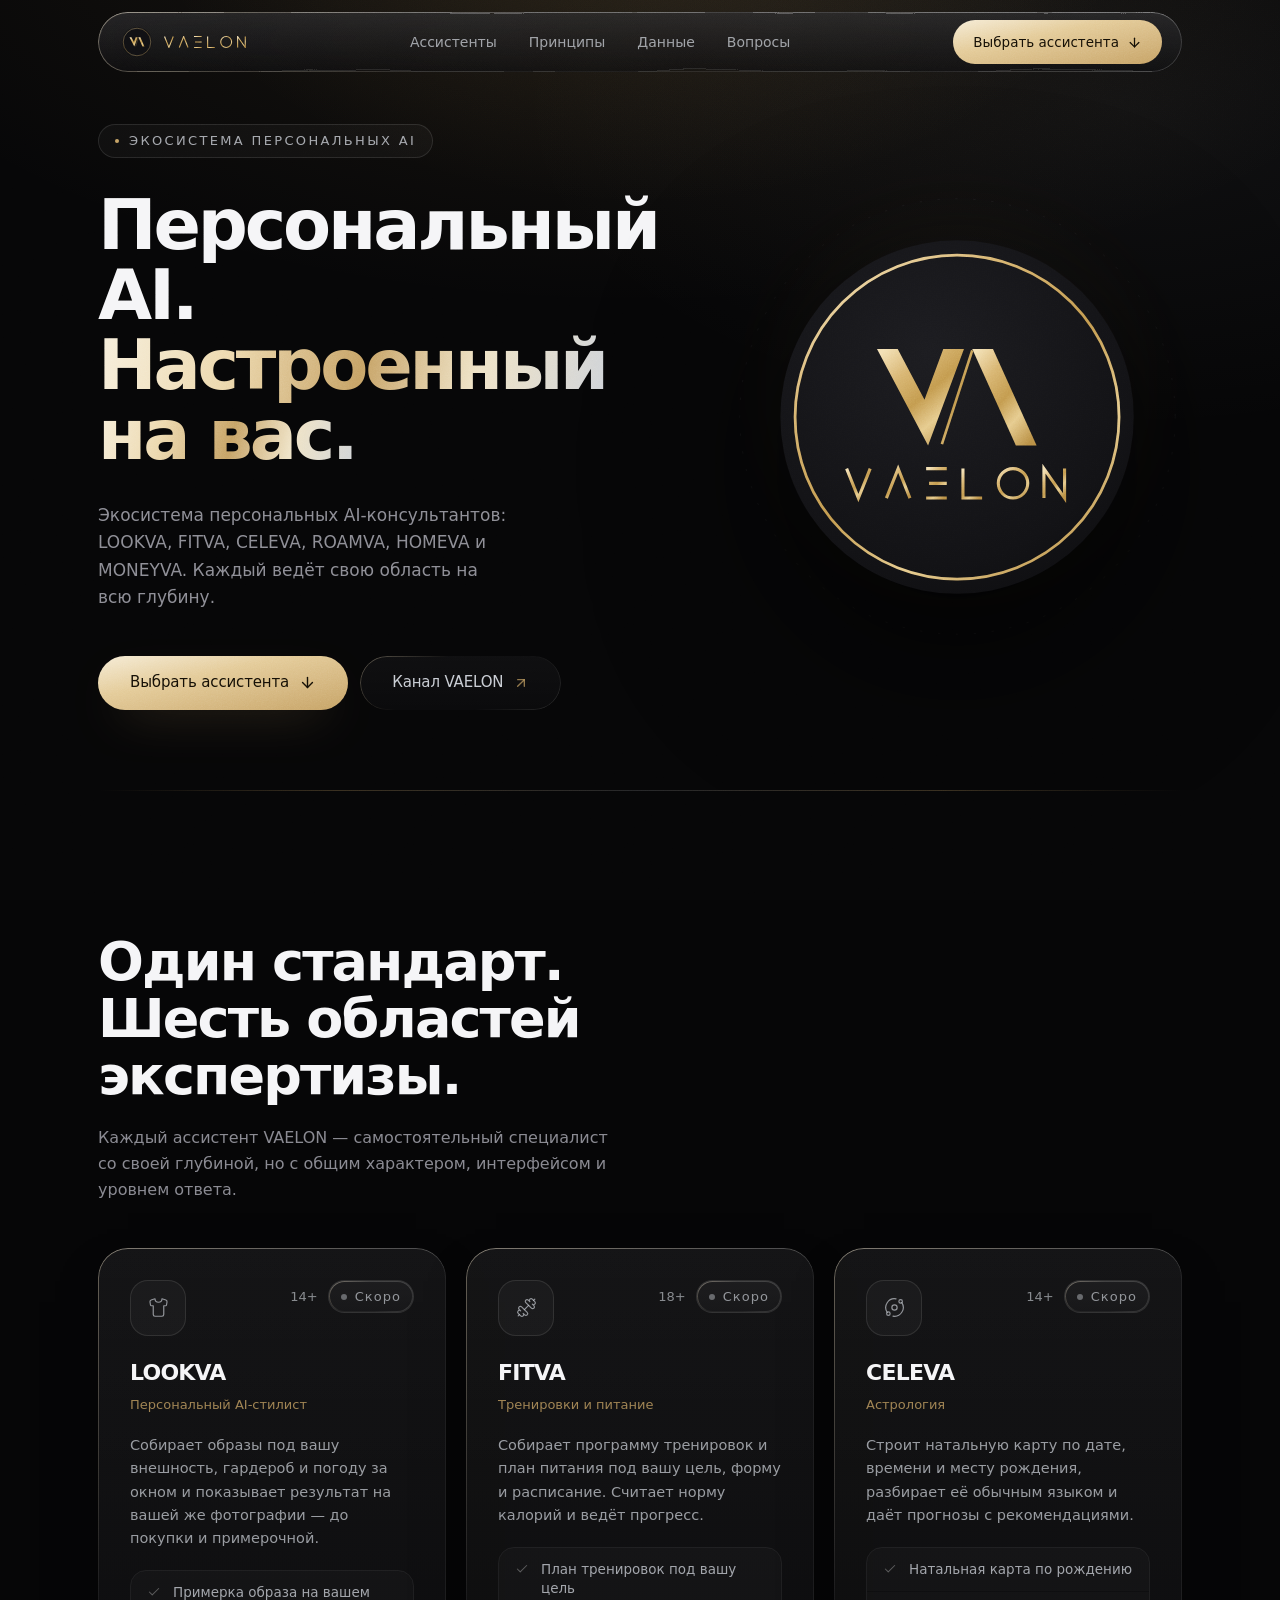
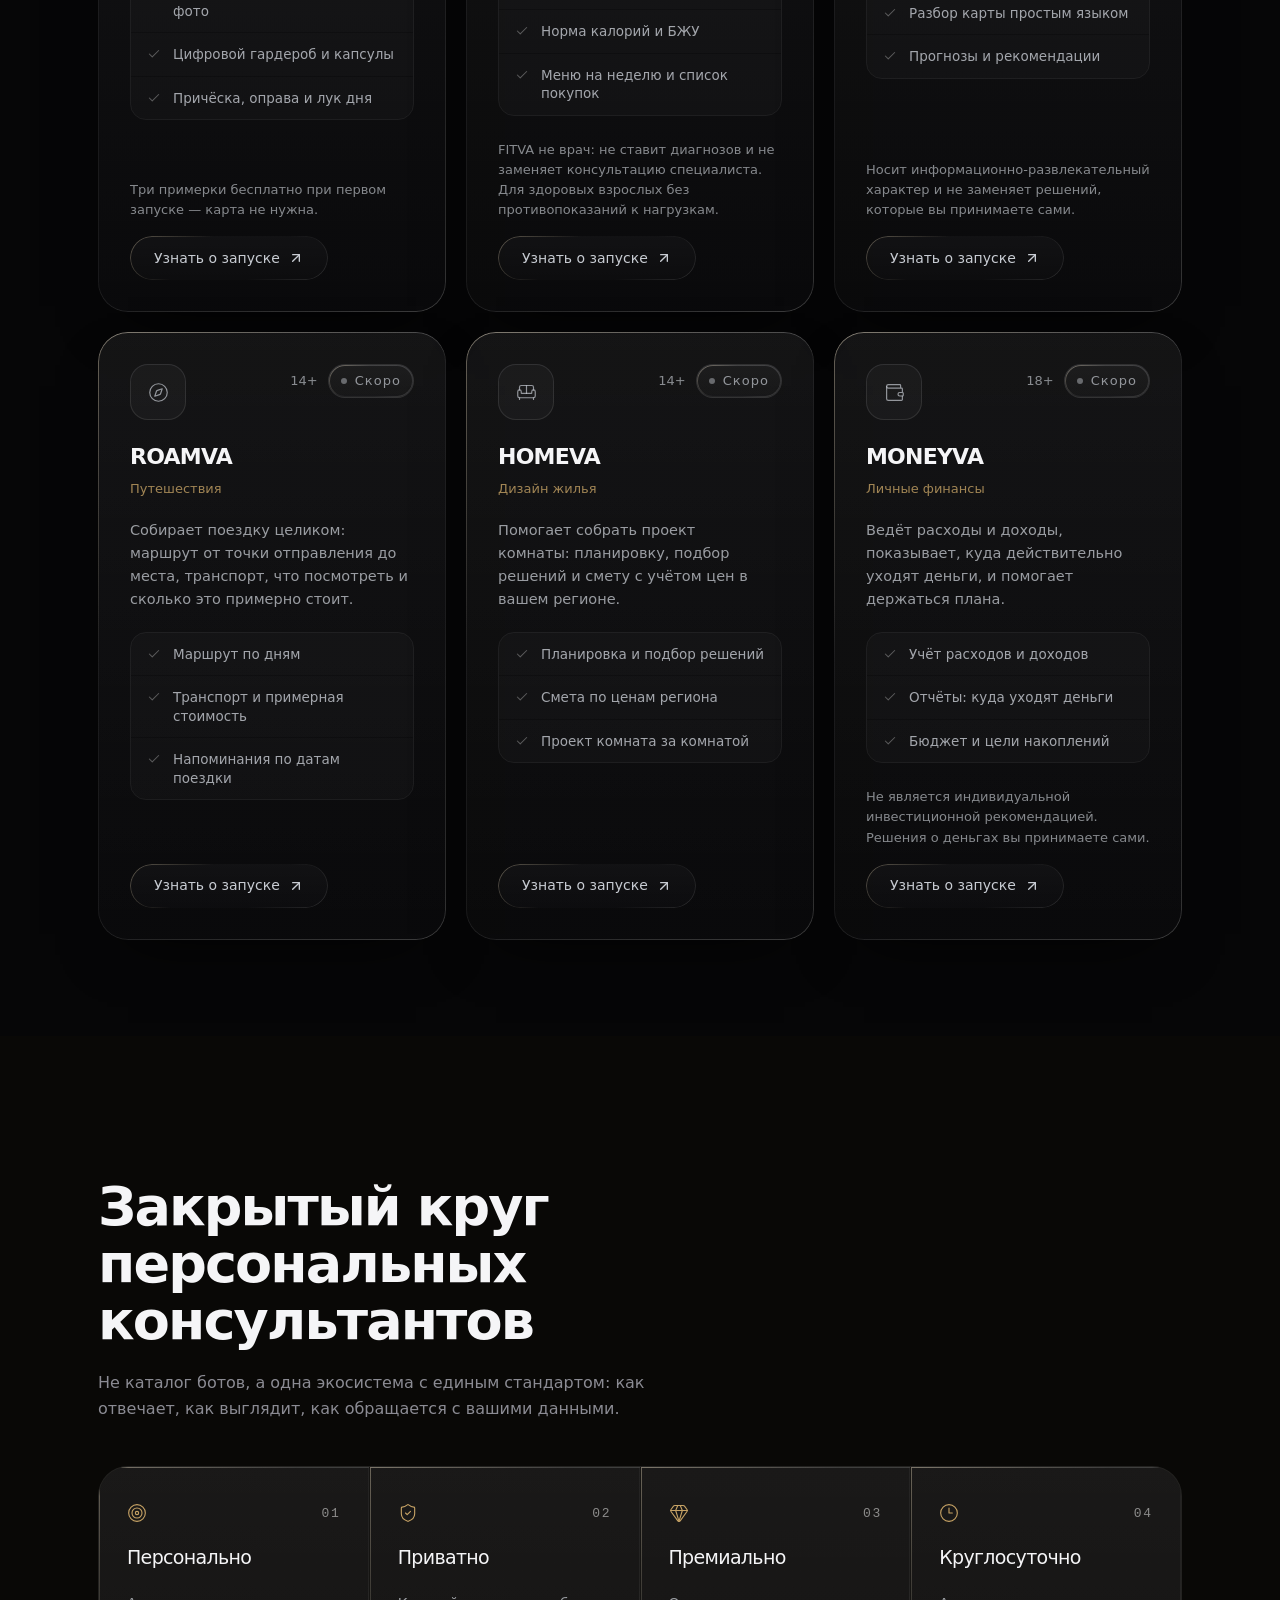
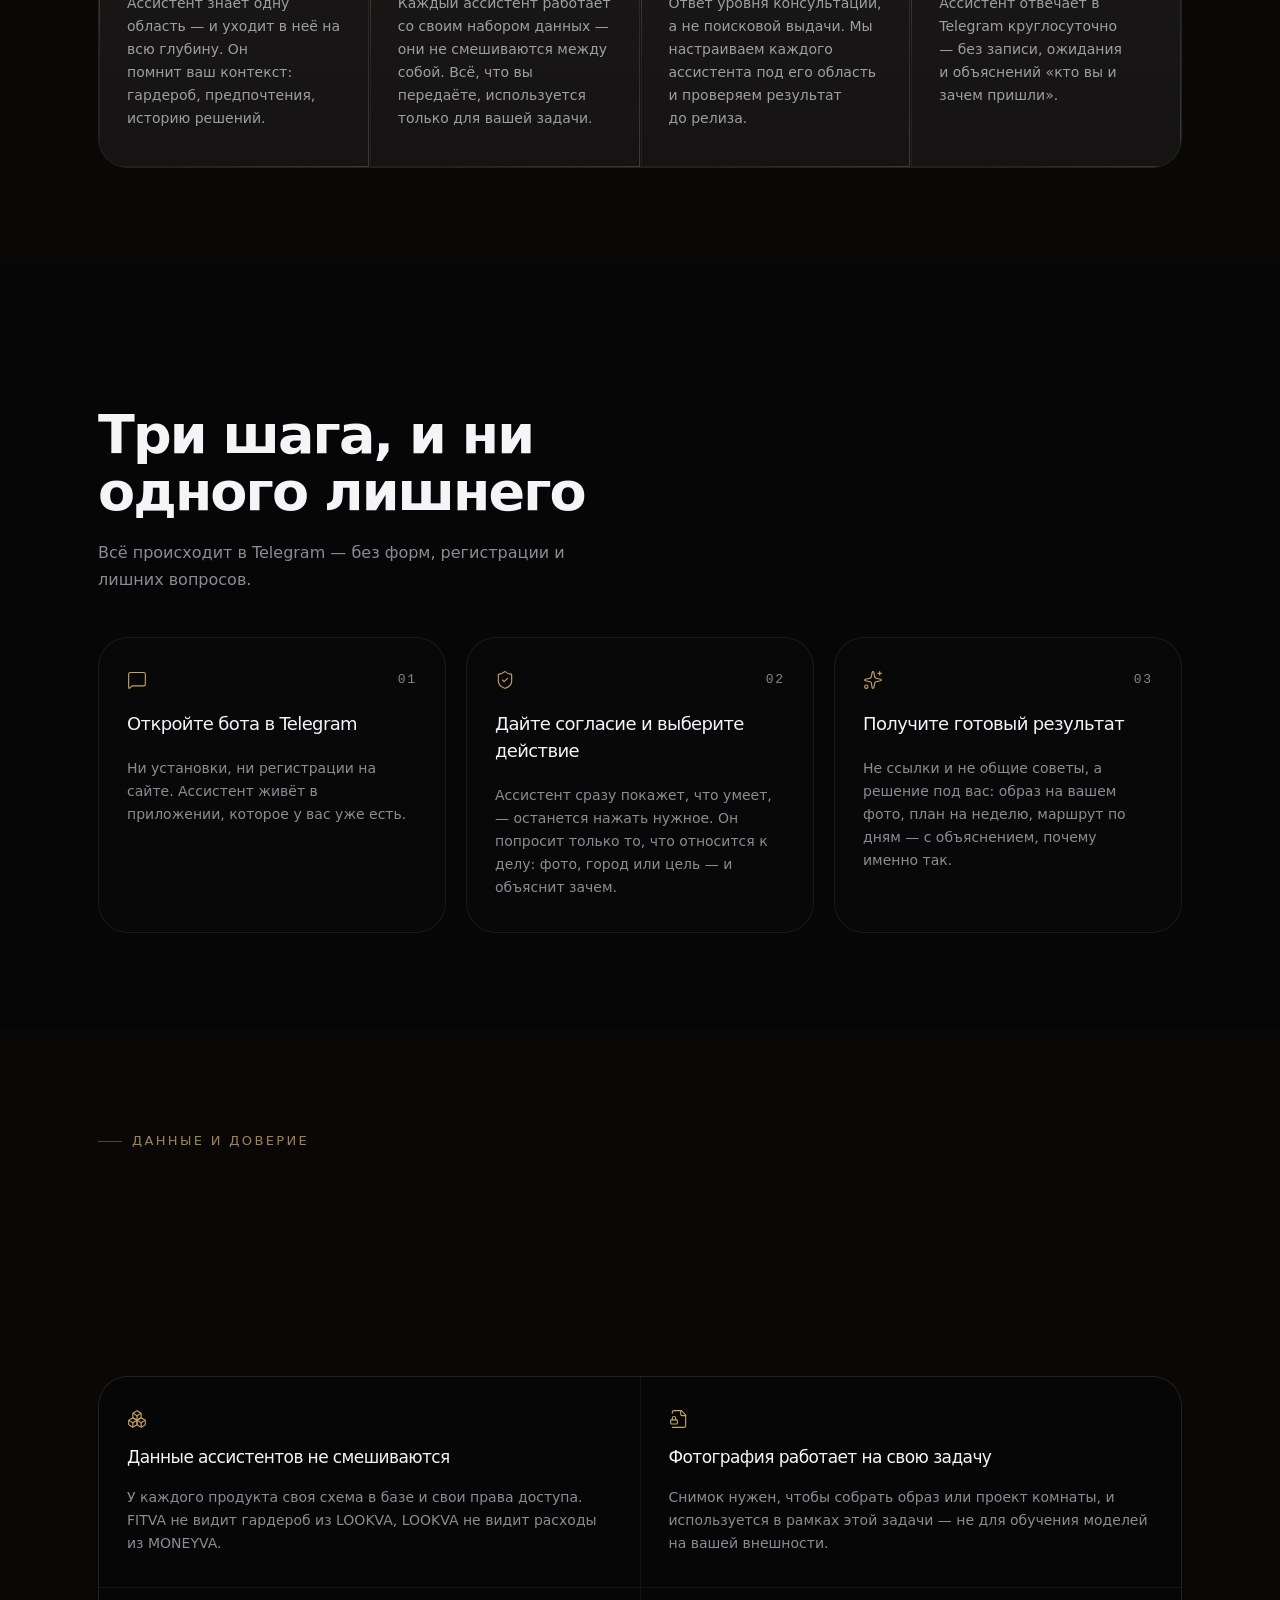
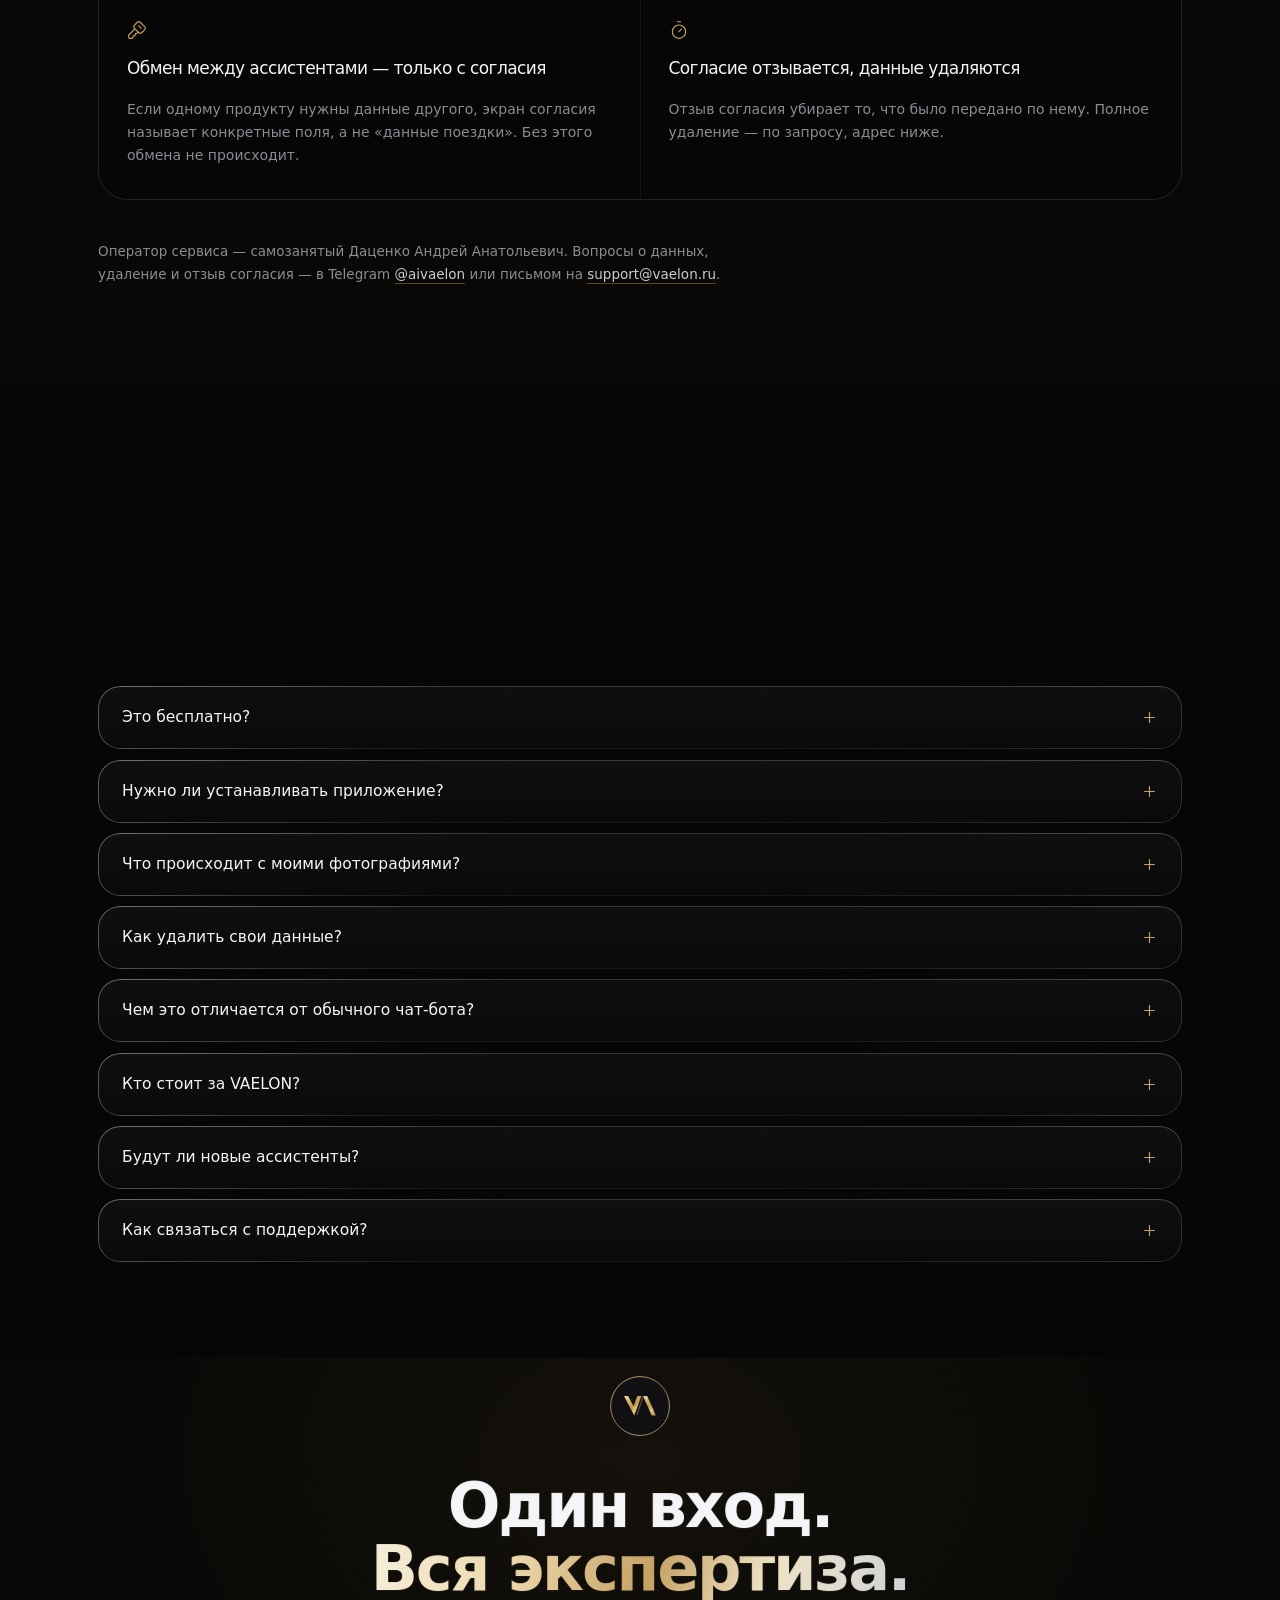
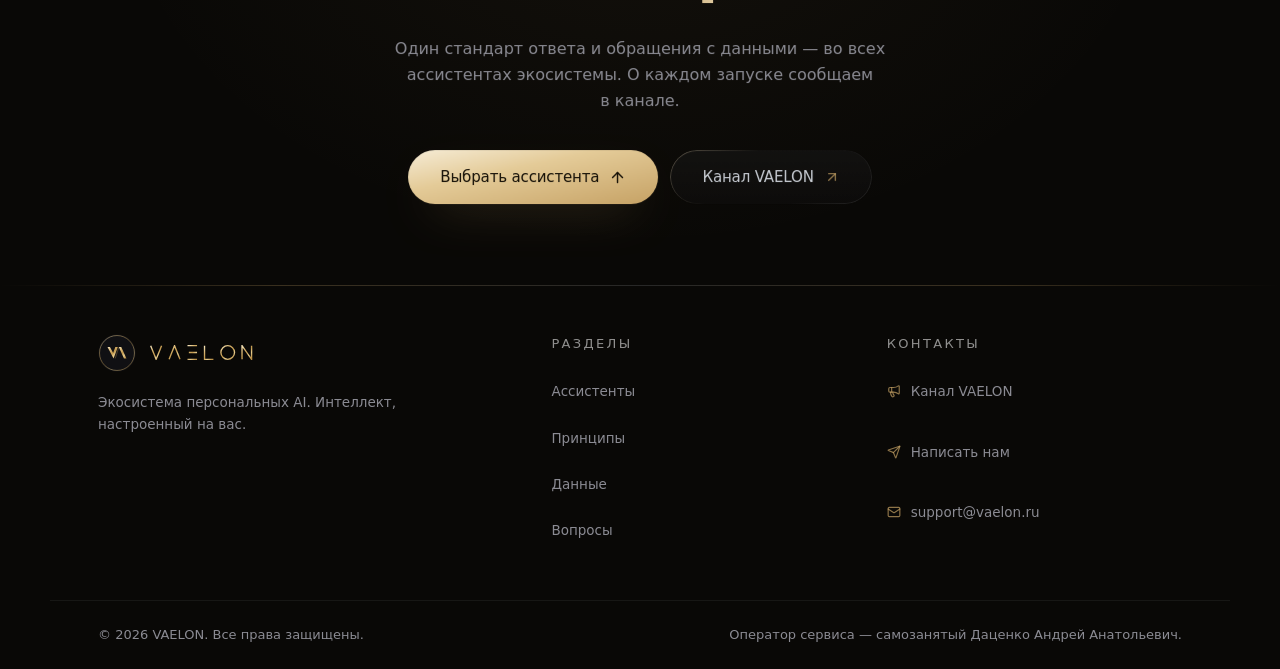
<file: index.html>
<!DOCTYPE html><!--jc9cxkoXzEDOzH_kSzWoR--><html lang="ru"><head><meta http-equiv="Content-Security-Policy" content="default-src 'self'; script-src 'self' 'sha256-g+Je523VAx7ljHR0g5ecy37Ly3v5Z3wJjPjxgPg/5AE=' 'sha256-kbGdqC8oqpxmtzNydp2rR9NrX7IBzuzX9xz3WnXB5tY=' 'sha256-OBTN3RiyCV4Bq7dFqZ5a2pAXjnCcCYeTJMO2I/LYKeo=' 'sha256-pQV+hOj3KgkRmECS1LLUW2hLFz6jAj7J6XcOgAMOZ8E=' 'sha256-h+zjQ1Bai9qGV/rqMfI6bs97v4qFTTIOTBq9I/d38Ro=' 'sha256-SOyDHmNdhcUpRx9vtQN8r6eKwnukkVD9gykEqGjoLho=' 'sha256-1Pv4g76uarWfR9nkc7bKCXxv0gu6sqPL5XdDr98V84Y=' 'sha256-CaOSaczxnTxpeOjOFe88LSQdfLWEJZL8wVzbaRgbd5U=' 'sha256-Dnk4o/nBSiSFt7YnpN64KMXhMW1PB8cCmMRf6fNNPFs=' 'sha256-9lpdG6v+5CSAzs6wYPZc3iS5esDk9o9St7/QTpfD/g8=' 'sha256-tF0vzZjXgom6HEZP73X0VMnh4xllFB3AarAMYTdFsMs=' 'sha256-Nd2yeNCj+s5ak0EwkfglaPtpFaf44+RWqnoRStr4i/c=' 'sha256-Mwe4cIDdd3nzO+bxu3U8Yn0dfPT4tzGT1UubaQlyH/g=' 'sha256-HPLIoT7gEuoCDbYa7uUf2RlJ1htqRw5Kqo7r7TodqtU=' 'sha256-9iyQmgdfOJWnD0lHoj5wHH+TQjanrOXGH4b/bED6zPo=' 'sha256-yaYq5E7R6hEpGsUy/XYypdyMXxTD6U5QEQCxrATGJGM=' 'sha256-GVelVpR0POqZNflSSQDH+l3HeRwTg7Zdyn7vqyBLrXQ=' 'sha256-6SZ8i5On1kcPwloMZfJVuKJXR6FtNkLg15ouIY7oTfk=' 'sha256-2rL2P1n4iiPGTCpFM39I/GMnzOuKvttrXFxl5j1uDHw=' 'sha256-shoqpQiM6pQ935gngOMYDAdYJrUXgBI+dWLBqK7jwKI=' 'sha256-JC+kz3RLVb7fz6knCeTjzeNYWHS5uIdTsVUJ3eaTBOQ=' 'sha256-K91yuB1abj5sgESH/xTJihU8cKE78mx6CNbzEbZzm5M=' 'sha256-3A9isPJu0WjBOcVba0wjVdcX7FT46ILgapL8anJFV+4=' 'sha256-RxE/JgQmDjUaJ9HC3oF7piMkN2kVGeTQuBF0WHH1N7Y=' 'sha256-AWRLlJDDbig/8EkC5R70Ci7ja4qZNcCA7GQOnnGzWGo=' 'sha256-wfWRTo4LmjQ61u6KTl/Ql0sutDTsq67YlqKkdzQO9/c=' 'sha256-rXttSvtuAibDJZ2IJKU3SG+BsU2J2CEyYARz0JjcP1Y=' 'sha256-QrNGOYeEwYN8jo32UR+nyjvFnR1pyWAEr7HnLNz4YNA=' 'sha256-hnMfDdHpPH4C/OQalZS3G1O8N41LDf80R7bhWurUQ2Y=' 'sha256-KrYt4r30vDIrZBPIOKISx4tSApS6GLPT4E+5BCy8qmk=' 'sha256-f+gUJYPa2eFICEVDYG6tmbi26+WmWgNzgjInZ/JN820=' 'sha256-6fr1uMM5Yoin9mbYbfeD/OPzKkh6JWKkZyGig+xFNRw=' 'sha256-hxYgqR6FRL75ROyV7MAM1CpiAn2vePMVzocBKq23hE4=' 'sha256-bBvv4beUWqcl42UqW0fN0og0NZ+q3OeKkGA0pRvulqg=' 'sha256-h2AItliZJY8UqbbuKaB4cRlR1/ea+DO2Ph8o3s76ovY=' 'sha256-iMlzTLMOxcJyeLBs0Xdi+A5s76Mj+JB5TeP4dRYG7JQ=' 'sha256-qH7tFFb7/3t+iZvEvigAQSoTMcyxk01P/SYy7FE9sRE=' 'sha256-pQpatTT8ch6I5C5Ph5w74e5GtJ9iiJj/ggyaHFAi+ws='; style-src 'self' 'unsafe-inline'; img-src 'self' data:; font-src 'self'; connect-src 'self'; base-uri 'self'; form-action 'none'; object-src 'none'; upgrade-insecure-requests"/><meta charSet="utf-8"/><meta name="viewport" content="width=device-width, initial-scale=1"/><link rel="stylesheet" href="/_next/static/css/e28825068dc217b1.css" data-precedence="next"/><link rel="preload" as="script" fetchPriority="low" href="/_next/static/chunks/webpack-265ab50107ee51ba.js"/><script src="/_next/static/chunks/4bd1b696-c023c6e3521b1417.js" async=""></script><script src="/_next/static/chunks/255-1f92380adbc6ec99.js" async=""></script><script src="/_next/static/chunks/main-app-9d26054e596d0e50.js" async=""></script><script src="/_next/static/chunks/705-5479743a5f3ca8a5.js" async=""></script><script src="/_next/static/chunks/app/layout-9ff8507bf6e662ea.js" async=""></script><script src="/_next/static/chunks/76-4bb494b8d66b8e61.js" async=""></script><script src="/_next/static/chunks/app/page-3d27eb1db0c463d9.js" async=""></script><meta name="theme-color" content="#060607"/><meta name="color-scheme" content="dark"/><title>VAELON — Экосистема персональных AI</title><meta name="description" content="VAELON — экосистема персональных AI-консультантов в Telegram: LOOKVA, FITVA, CELEVA, ROAMVA, HOMEVA и MONEYVA. Каждый ведёт свою область и помнит ваш контекст."/><meta name="application-name" content="VAELON"/><meta name="keywords" content="VAELON,AI-ассистент,персональный AI,LOOKVA,FITVA,CELEVA,ROAMVA,HOMEVA,MONEYVA"/><meta name="referrer" content="strict-origin-when-cross-origin"/><meta name="robots" content="index, follow"/><link rel="canonical" href="https://vaelon.ru/"/><meta property="og:title" content="VAELON — Экосистема персональных AI"/><meta property="og:description" content="VAELON — экосистема персональных AI-консультантов в Telegram: LOOKVA, FITVA, CELEVA, ROAMVA, HOMEVA и MONEYVA. Каждый ведёт свою область и помнит ваш контекст."/><meta property="og:url" content="https://vaelon.ru/"/><meta property="og:site_name" content="VAELON"/><meta property="og:locale" content="ru_RU"/><meta property="og:image" content="https://vaelon.ru/og.png"/><meta property="og:image:width" content="1200"/><meta property="og:image:height" content="630"/><meta property="og:image:type" content="image/png"/><meta property="og:image:alt" content="VAELON — Экосистема персональных AI"/><meta property="og:type" content="website"/><meta name="twitter:card" content="summary_large_image"/><meta name="twitter:title" content="VAELON — Экосистема персональных AI"/><meta name="twitter:description" content="VAELON — экосистема персональных AI-консультантов в Telegram: LOOKVA, FITVA, CELEVA, ROAMVA, HOMEVA и MONEYVA. Каждый ведёт свою область и помнит ваш контекст."/><meta name="twitter:image" content="https://vaelon.ru/og.png"/><meta name="twitter:image:alt" content="VAELON — Экосистема персональных AI"/><link rel="icon" href="/icon.svg"/><link rel="apple-touch-icon" href="/apple-touch-icon.png" sizes="180x180"/><noscript><style>[data-reveal]{opacity:1!important;filter:none!important;transform:none!important}</style></noscript><script>if (top !== self) top.location = self.location;</script><script src="/_next/static/chunks/polyfills-42372ed130431b0a.js" noModule=""></script></head><body><div hidden=""><!--$--><!--/$--></div><a href="#top" class="sr-only focus:not-sr-only focus:fixed focus:left-4 focus:top-4 focus:z-[100] focus:rounded-full focus:bg-gold focus:px-5 focus:py-2 focus:text-[14px] focus:text-[#140F06]">К содержанию</a><div class="grain" aria-hidden="true"></div><svg aria-hidden="true" focusable="false" class="pointer-events-none absolute h-0 w-0"><filter id="liquid-glass" color-interpolation-filters="sRGB"><feTurbulence type="fractalNoise" baseFrequency="0.009 0.013" numOctaves="2" seed="7" result="noise"></feTurbulence><feGaussianBlur in="noise" stdDeviation="2" result="softNoise"></feGaussianBlur><feDisplacementMap in="SourceGraphic" in2="softNoise" scale="9" xChannelSelector="R" yChannelSelector="G"></feDisplacementMap></filter></svg><header class="fixed inset-x-0 top-0 z-50 pt-3"><div class="shell"><div class="glass glass--strong flex h-[60px] items-center justify-between gap-3 rounded-full px-3 pl-4 sm:gap-6 sm:px-5 sm:pl-6 transition-[box-shadow,transform] duration-700 ease-premium"><a href="#top" class="inline-flex items-center gap-3 rounded-lg py-2 transition-opacity duration-500 hover:opacity-80" aria-label="VAELON — на главную"><svg viewBox="0 0 200 200" width="30" height="30" class="shrink-0" aria-hidden="true" focusable="false"><defs><linearGradient id="gold-hdr-mark" x1="0.1" y1="0" x2="0.85" y2="1"><stop offset="0%" stop-color="#F3E0B4"></stop><stop offset="26%" stop-color="#D8B571"></stop><stop offset="52%" stop-color="#C39A4E"></stop><stop offset="74%" stop-color="#E6CB8D"></stop><stop offset="100%" stop-color="#B98F45"></stop></linearGradient></defs><circle cx="100" cy="100" r="98" fill="#101013"></circle><circle cx="100" cy="100" r="92" fill="none" stroke="url(#gold-hdr-mark)" stroke-width="2.4"></circle><g transform="translate(50 69) scale(0.862)"><path d="M0 0 L15 0 L34.4 36.7 L48 0 L63 0 L37 70 Z" fill="url(#gold-hdr-mark)"></path><path d="M69 0 L84 0 L115.6 70 L100.6 70 Z" fill="url(#gold-hdr-mark)"></path><path d="M69 1 L47 69" stroke="url(#gold-hdr-mark)" stroke-width="1.9" fill="none" stroke-linecap="butt"></path></g></svg><svg viewBox="-1 -1 152 22" class="h-[12px] w-auto" aria-hidden="true" focusable="false"><defs><linearGradient id="gold-hdr-word" x1="0.1" y1="0" x2="0.85" y2="1"><stop offset="0%" stop-color="#F3E0B4"></stop><stop offset="26%" stop-color="#D8B571"></stop><stop offset="52%" stop-color="#C39A4E"></stop><stop offset="74%" stop-color="#E6CB8D"></stop><stop offset="100%" stop-color="#B98F45"></stop></linearGradient></defs><g fill="none" stroke="url(#gold-hdr-word)" stroke-width="2" stroke-linecap="butt" stroke-linejoin="miter"><path d="M0 0 L8 20 L16 0"></path><path d="M27 20 L35 0 L43 20"></path><path d="M54 0 H68 M56 10 H68 M54 20 H68"></path><path d="M79 0 V20 H92"></path><circle cx="113" cy="10" r="10"></circle><path d="M134 20 V0 L148 20 V0"></path></g></svg></a><nav class="hidden items-center gap-8 md:flex" aria-label="Основная навигация"><a href="#assistants" class="inline-flex items-center py-3 text-[14px] text-platinum/75 transition-colors duration-500 hover:text-chalk">Ассистенты</a><a href="#principles" class="inline-flex items-center py-3 text-[14px] text-platinum/75 transition-colors duration-500 hover:text-chalk">Принципы</a><a href="#data" class="inline-flex items-center py-3 text-[14px] text-platinum/75 transition-colors duration-500 hover:text-chalk">Данные</a><a href="#faq" class="inline-flex items-center py-3 text-[14px] text-platinum/75 transition-colors duration-500 hover:text-chalk">Вопросы</a></nav><div class="flex items-center gap-2"><a href="#assistants" class="group inline-flex h-11 items-center gap-2 overflow-hidden whitespace-nowrap rounded-full px-4 text-[13px] sm:px-5 sm:text-[13.5px] bg-[linear-gradient(168deg,#F6ECD6_0%,#E4CB98_38%,#C6A265_100%)] text-[#140F06] shadow-[0_16px_40px_-26px_rgba(198,162,101,0.9)] transition-transform duration-500 ease-premium hover:-translate-y-[1px]"><span class="hidden lg:inline">Выбрать ассистента</span><span class="lg:hidden">Ассистенты</span><svg xmlns="http://www.w3.org/2000/svg" width="15" height="15" viewBox="0 0 24 24" fill="none" stroke="currentColor" stroke-width="2" stroke-linecap="round" stroke-linejoin="round" class="lucide lucide-arrow-down hidden transition-transform duration-500 ease-premium group-hover:translate-y-0.5 sm:block" aria-hidden="true"><path d="M12 5v14"></path><path d="m19 12-7 7-7-7"></path></svg></a><button type="button" aria-expanded="false" aria-haspopup="dialog" class="grid h-11 w-10 shrink-0 place-items-center rounded-full text-platinum transition-colors duration-500 hover:text-chalk md:hidden"><svg xmlns="http://www.w3.org/2000/svg" width="20" height="20" viewBox="0 0 24 24" fill="none" stroke="currentColor" stroke-width="1.5" stroke-linecap="round" stroke-linejoin="round" class="lucide lucide-menu" aria-hidden="true"><path d="M4 5h16"></path><path d="M4 12h16"></path><path d="M4 19h16"></path></svg><span class="sr-only">Открыть меню</span></button></div></div></div><dialog aria-label="Меню" class="m-0 w-full max-w-none bg-transparent p-3 text-chalk backdrop:bg-black/60 backdrop:backdrop-blur-sm open:animate-none"><div class="glass glass--strong flex flex-col gap-2 rounded-panel p-4"><div class="flex items-center justify-between pl-2"><svg viewBox="-1 -1 152 22" class="h-[12px] w-auto" aria-hidden="true" focusable="false"><defs><linearGradient id="gold-sheet-word" x1="0.1" y1="0" x2="0.85" y2="1"><stop offset="0%" stop-color="#F3E0B4"></stop><stop offset="26%" stop-color="#D8B571"></stop><stop offset="52%" stop-color="#C39A4E"></stop><stop offset="74%" stop-color="#E6CB8D"></stop><stop offset="100%" stop-color="#B98F45"></stop></linearGradient></defs><g fill="none" stroke="url(#gold-sheet-word)" stroke-width="2" stroke-linecap="butt" stroke-linejoin="miter"><path d="M0 0 L8 20 L16 0"></path><path d="M27 20 L35 0 L43 20"></path><path d="M54 0 H68 M56 10 H68 M54 20 H68"></path><path d="M79 0 V20 H92"></path><circle cx="113" cy="10" r="10"></circle><path d="M134 20 V0 L148 20 V0"></path></g></svg><button type="button" class="grid h-11 w-11 place-items-center rounded-full text-platinum transition-colors duration-500 hover:text-chalk"><svg xmlns="http://www.w3.org/2000/svg" width="20" height="20" viewBox="0 0 24 24" fill="none" stroke="currentColor" stroke-width="1.5" stroke-linecap="round" stroke-linejoin="round" class="lucide lucide-x" aria-hidden="true"><path d="M18 6 6 18"></path><path d="m6 6 12 12"></path></svg><span class="sr-only">Закрыть меню</span></button></div><nav aria-label="Основная навигация" class="flex flex-col"><a href="#assistants" class="rounded-2xl px-3 py-3.5 text-[16px] text-platinum/85 transition-colors duration-300 hover:bg-white/[0.04] hover:text-chalk">Ассистенты</a><a href="#principles" class="rounded-2xl px-3 py-3.5 text-[16px] text-platinum/85 transition-colors duration-300 hover:bg-white/[0.04] hover:text-chalk">Принципы</a><a href="#data" class="rounded-2xl px-3 py-3.5 text-[16px] text-platinum/85 transition-colors duration-300 hover:bg-white/[0.04] hover:text-chalk">Данные</a><a href="#faq" class="rounded-2xl px-3 py-3.5 text-[16px] text-platinum/85 transition-colors duration-300 hover:bg-white/[0.04] hover:text-chalk">Вопросы</a></nav></div></dialog></header><main><section id="top" tabindex="-1" class="relative overflow-hidden pb-16 pt-[96px] focus:outline-none sm:pt-[112px] lg:pb-20 lg:pt-[124px]"><div aria-hidden="true" class="pointer-events-none absolute inset-x-0 -top-40 h-[520px] bg-[radial-gradient(58%_100%_at_50%_0%,rgba(198,162,101,0.14),transparent_70%)]"></div><div class="shell relative grid items-center gap-16 lg:grid-cols-[1.14fr_0.86fr] lg:gap-10"><div class="flex flex-col items-start"><div data-reveal="true" style="opacity:1;filter:blur(10px);transform:translateY(26px) scale(0.988)"><span class="inline-flex items-center gap-2.5 rounded-full border border-white/10 bg-white/[0.03] px-4 py-1.5 text-[13px] font-medium uppercase tracking-label text-platinum/80 backdrop-blur-xl max-[379px]:gap-2 max-[379px]:px-3 max-[379px]:tracking-[0.1em]"><span class="h-1 w-1 rounded-full bg-gold"></span>Экосистема персональных AI</span></div><div data-reveal="true" style="opacity:1;filter:blur(10px);transform:translateY(26px) scale(0.988)"><h1 class="mt-8 text-[clamp(36px,6vw,70px)] font-semibold leading-[1.0] tracking-tightest text-chalk">Персональный AI.<br/><span class="text-metal">Настроенный</span><br/><span class="text-metal">на вас.</span></h1></div><div data-reveal="true" style="opacity:1;filter:blur(10px);transform:translateY(26px) scale(0.988)"><p class="mt-8 max-w-[42ch] text-[17px] leading-[1.62] text-muted pretty">Экосистема персональных AI-консультантов: <!-- -->LOOKVA, FITVA, CELEVA, ROAMVA, HOMEVA и MONEYVA<!-- -->. Каждый ведёт свою область на всю глубину.</p></div><div data-reveal="true" style="opacity:0;filter:blur(10px);transform:translateY(26px) scale(0.988)"><div class="mt-11 flex flex-wrap items-center gap-3 max-[420px]:flex-col max-[420px]:items-stretch"><a href="#assistants" class="group relative inline-flex select-none items-center justify-center gap-2.5 rounded-full font-medium tracking-[-0.01em] whitespace-nowrap transition-[transform,background-color,border-color,color,box-shadow] duration-500 ease-premium hover:-translate-y-[1px] active:translate-y-0 active:scale-[0.985] text-[#140F06] bg-[linear-gradient(168deg,#F6ECD6_0%,#E4CB98_38%,#C6A265_100%)] shadow-[0_18px_50px_-24px_rgba(198,162,101,0.9)] hover:shadow-[0_26px_62px_-24px_rgba(198,162,101,1)] h-[54px] px-5 sm:px-8 text-[15px]"><span aria-hidden="true" class="pointer-events-none absolute inset-0 overflow-hidden rounded-full"><span class="absolute inset-y-0 -left-1/3 w-1/3 skew-x-[-20deg] bg-white/45 opacity-0 blur-md transition-opacity duration-700 group-hover:opacity-100 group-hover:animate-sheen"></span></span><span class="relative z-10 inline-flex items-center gap-2.5">Выбрать ассистента<svg xmlns="http://www.w3.org/2000/svg" width="17" height="17" viewBox="0 0 24 24" fill="none" stroke="currentColor" stroke-width="2" stroke-linecap="round" stroke-linejoin="round" class="lucide lucide-arrow-down transition-transform duration-500 ease-premium group-hover:translate-y-0.5" aria-hidden="true"><path d="M12 5v14"></path><path d="m19 12-7 7-7-7"></path></svg></span></a><a href="https://t.me/vaelon_official" class="group relative inline-flex select-none items-center justify-center gap-2.5 rounded-full font-medium tracking-[-0.01em] whitespace-nowrap transition-[transform,background-color,border-color,color,box-shadow] duration-500 ease-premium hover:-translate-y-[1px] active:translate-y-0 active:scale-[0.985] glass glass--subtle text-platinum hover:text-chalk ring-1 ring-transparent hover:ring-gold/35 focus-visible:ring-gold/45 hover:shadow-[0_18px_50px_-26px_rgba(198,162,101,0.55)] h-[54px] px-5 sm:px-8 text-[15px]" target="_blank" rel="noopener noreferrer"><span class="relative z-10 inline-flex items-center gap-2.5">Канал VAELON<svg xmlns="http://www.w3.org/2000/svg" width="16" height="16" viewBox="0 0 24 24" fill="none" stroke="currentColor" stroke-width="2" stroke-linecap="round" stroke-linejoin="round" class="lucide lucide-arrow-up-right text-gold/70 transition-transform duration-500 ease-premium group-hover:translate-x-0.5 group-hover:-translate-y-0.5" aria-hidden="true"><path d="M7 7h10v10"></path><path d="M7 17 17 7"></path></svg></span></a></div></div></div><div data-reveal="true" style="opacity:0;filter:blur(16px);transform:translateY(40px) scale(0.988)"><div class="relative mx-auto aspect-square w-full max-w-[280px] sm:max-w-[380px] lg:max-w-[460px]"><div aria-hidden="true" class="absolute inset-[10%] rounded-full bg-[radial-gradient(circle_at_50%_42%,rgba(198,162,101,0.22),transparent_64%)] blur-3xl"></div><svg aria-hidden="true" viewBox="0 0 200 200" class="absolute inset-0 h-full w-full"><circle cx="100" cy="100" r="97" fill="none" stroke="rgba(255,255,255,0.05)" stroke-width="0.4" stroke-dasharray="1 7" class="origin-center animate-orbit"></circle></svg><div data-reveal="true" class="absolute inset-[9%] animate-drift" style="opacity:0;filter:blur(14px);transform:scale(0.94)"><svg viewBox="0 0 200 200" class="h-full w-full drop-shadow-[0_50px_90px_rgba(0,0,0,0.85)]" aria-hidden="true" focusable="false"><defs><linearGradient id="gold-hero" x1="0.1" y1="0" x2="0.85" y2="1"><stop offset="0%" stop-color="#F3E0B4"></stop><stop offset="26%" stop-color="#D8B571"></stop><stop offset="52%" stop-color="#C39A4E"></stop><stop offset="74%" stop-color="#E6CB8D"></stop><stop offset="100%" stop-color="#B98F45"></stop></linearGradient><radialGradient id="face-hero" cx="0.42" cy="0.32" r="0.85"><stop offset="0%" stop-color="#1C1C20"></stop><stop offset="70%" stop-color="#121215"></stop><stop offset="100%" stop-color="#0B0B0D"></stop></radialGradient></defs><circle cx="100" cy="100" r="96" fill="url(#face-hero)"></circle><circle cx="100" cy="100" r="88" fill="none" stroke="url(#gold-hero)" stroke-width="1.5"></circle><g transform="translate(56.5 63) scale(0.75)"><path d="M0 0 L15 0 L34.4 36.7 L48 0 L63 0 L37 70 Z" fill="url(#gold-hero)"></path><path d="M69 0 L84 0 L115.6 70 L100.6 70 Z" fill="url(#gold-hero)"></path><path d="M69 1 L47 69" stroke="url(#gold-hero)" stroke-width="1.9" fill="none" stroke-linecap="butt"></path></g><g transform="translate(40 128) scale(0.8)" fill="none" stroke="url(#gold-hero)" stroke-width="2.1" stroke-linecap="butt" stroke-linejoin="miter"><path d="M0 0 L8 20 L16 0"></path><path d="M27 20 L35 0 L43 20"></path><path d="M54 0 H68 M56 10 H68 M54 20 H68"></path><path d="M79 0 V20 H92"></path><circle cx="113" cy="10" r="10"></circle><path d="M134 20 V0 L148 20 V0"></path></g></svg></div></div></div></div></section><div class="shell"><div class="hairline"></div></div><section class="relative py-20 lg:py-24"><div id="assistants" class="shell scroll-mt-28"><div class="flex flex-col gap-5"><div data-reveal="true" style="opacity:0;filter:blur(10px);transform:translateY(26px) scale(0.988)"><span class="inline-flex items-center gap-2.5 text-[13px] font-medium uppercase tracking-label text-gold/80"><span class="h-px w-6 bg-gold/40"></span>Экосистема</span></div><div data-reveal="true" style="opacity:0;filter:blur(10px);transform:translateY(26px) scale(0.988)"><h2 class="max-w-3xl text-balance text-[clamp(30px,4.6vw,54px)] font-semibold leading-[1.06] tracking-headline text-chalk balance">Один стандарт.<br/>Шесть областей<!-- --> экспертизы.</h2></div><div data-reveal="true" style="opacity:0;filter:blur(10px);transform:translateY(26px) scale(0.988)"><p class="max-w-xl text-[16px] leading-[1.65] text-muted pretty">Каждый ассистент VAELON — самостоятельный специалист со своей глубиной, но с общим характером, интерфейсом и уровнем ответа.</p></div></div><div class="mt-11 flex snap-x snap-mandatory gap-4 overflow-x-auto pb-3 max-md:mx-[calc(var(--shell-x)*-1)] max-md:px-[var(--shell-x)] max-md:scroll-px-[var(--shell-x)] [scrollbar-width:none] [&amp;::-webkit-scrollbar]:hidden md:grid md:grid-cols-2 md:gap-5 md:overflow-visible md:pb-0 lg:grid-cols-3" data-reveal="true"><div class="h-full w-[78%] shrink-0 snap-start md:w-auto" data-reveal="true" style="opacity:0;filter:blur(8px);transform:translateY(24px)"><article class="glass flex h-full flex-col gap-5 rounded-panel p-7 transition-colors duration-700 ease-premium sm:p-8" data-interactive=""><div class="relative flex items-start justify-between gap-4"><div class="grid h-14 w-14 place-items-center rounded-[18px] border border-white/10 bg-white/[0.03]"><svg xmlns="http://www.w3.org/2000/svg" width="21" height="21" viewBox="0 0 24 24" fill="none" stroke="currentColor" stroke-width="1.35" stroke-linecap="round" stroke-linejoin="round" class="lucide lucide-shirt text-platinum/70" aria-hidden="true"><path d="M20.38 3.46 16 2a4 4 0 0 1-8 0L3.62 3.46a2 2 0 0 0-1.34 2.23l.58 3.47a1 1 0 0 0 .99.84H6v10c0 1.1.9 2 2 2h8a2 2 0 0 0 2-2V10h2.15a1 1 0 0 0 .99-.84l.58-3.47a2 2 0 0 0-1.34-2.23z"></path></svg></div><div class="flex items-center gap-2.5"><span class="text-[13px] text-platinum/65">14+</span><span class="inline-flex items-center gap-2 rounded-full border px-3 py-1.5 text-[13px] font-medium tracking-[0.08em] glass glass--subtle border-white/10 bg-white/[0.02] text-platinum/70"><span class="h-1.5 w-1.5 rounded-full bg-platinum/45"></span>Скоро</span></div></div><div class="relative flex flex-col gap-1.5"><h3 class="text-[22px] font-semibold tracking-headline text-chalk">LOOKVA</h3><p class="text-[13px] text-gold/80">Персональный AI-стилист</p></div><p class="relative text-[14.5px] leading-[1.6] text-platinum/75 pretty">Собирает образы под вашу внешность, гардероб и погоду за окном и показывает результат на вашей же фотографии — до покупки и примерочной.</p><ul class="relative grid gap-px overflow-hidden rounded-2xl border border-white/[0.07]"><li class="flex items-start gap-3 bg-white/[0.02] px-4 py-3 text-[13.5px] leading-snug text-platinum/80"><svg xmlns="http://www.w3.org/2000/svg" width="14" height="14" viewBox="0 0 24 24" fill="none" stroke="currentColor" stroke-width="1.8" stroke-linecap="round" stroke-linejoin="round" class="lucide lucide-check mt-0.5 shrink-0 text-white/30" aria-hidden="true"><path d="M20 6 9 17l-5-5"></path></svg>Примерка образа на вашем фото</li><li class="flex items-start gap-3 bg-white/[0.02] px-4 py-3 text-[13.5px] leading-snug text-platinum/80"><svg xmlns="http://www.w3.org/2000/svg" width="14" height="14" viewBox="0 0 24 24" fill="none" stroke="currentColor" stroke-width="1.8" stroke-linecap="round" stroke-linejoin="round" class="lucide lucide-check mt-0.5 shrink-0 text-white/30" aria-hidden="true"><path d="M20 6 9 17l-5-5"></path></svg>Цифровой гардероб и капсулы</li><li class="flex items-start gap-3 bg-white/[0.02] px-4 py-3 text-[13.5px] leading-snug text-platinum/80"><svg xmlns="http://www.w3.org/2000/svg" width="14" height="14" viewBox="0 0 24 24" fill="none" stroke="currentColor" stroke-width="1.8" stroke-linecap="round" stroke-linejoin="round" class="lucide lucide-check mt-0.5 shrink-0 text-white/30" aria-hidden="true"><path d="M20 6 9 17l-5-5"></path></svg>Причёска, оправа и лук дня</li></ul><div class="relative mt-auto flex flex-col gap-4 pt-1"><p class="text-[13px] leading-[1.55] text-platinum/65 pretty">Три примерки бесплатно при первом запуске — карта не нужна.</p><div class="flex flex-wrap items-center gap-x-5 gap-y-3"><a href="https://t.me/vaelon_official" target="_blank" rel="noopener noreferrer" class="group inline-flex h-11 items-center gap-2 rounded-full px-6 text-[14px] font-medium glass glass--subtle text-platinum ring-1 ring-transparent transition-[transform,color,box-shadow] duration-500 ease-premium hover:-translate-y-[1px] hover:text-chalk hover:ring-gold/35 hover:shadow-[0_18px_50px_-26px_rgba(198,162,101,0.55)] focus-visible:ring-gold/45">Узнать о запуске<svg xmlns="http://www.w3.org/2000/svg" width="16" height="16" viewBox="0 0 24 24" fill="none" stroke="currentColor" stroke-width="2" stroke-linecap="round" stroke-linejoin="round" class="lucide lucide-arrow-up-right transition-transform duration-500 ease-premium group-hover:translate-x-0.5 group-hover:-translate-y-0.5" aria-hidden="true"><path d="M7 7h10v10"></path><path d="M7 17 17 7"></path></svg></a></div></div></article></div><div class="h-full w-[78%] shrink-0 snap-start md:w-auto" data-reveal="true" style="opacity:0;filter:blur(8px);transform:translateY(24px)"><article class="glass flex h-full flex-col gap-5 rounded-panel p-7 transition-colors duration-700 ease-premium sm:p-8" data-interactive=""><div class="relative flex items-start justify-between gap-4"><div class="grid h-14 w-14 place-items-center rounded-[18px] border border-white/10 bg-white/[0.03]"><svg xmlns="http://www.w3.org/2000/svg" width="21" height="21" viewBox="0 0 24 24" fill="none" stroke="currentColor" stroke-width="1.35" stroke-linecap="round" stroke-linejoin="round" class="lucide lucide-dumbbell text-platinum/70" aria-hidden="true"><path d="M17.596 12.768a2 2 0 1 0 2.829-2.829l-1.768-1.767a2 2 0 0 0 2.828-2.829l-2.828-2.828a2 2 0 0 0-2.829 2.828l-1.767-1.768a2 2 0 1 0-2.829 2.829z"></path><path d="m2.5 21.5 1.4-1.4"></path><path d="m20.1 3.9 1.4-1.4"></path><path d="M5.343 21.485a2 2 0 1 0 2.829-2.828l1.767 1.768a2 2 0 1 0 2.829-2.829l-6.364-6.364a2 2 0 1 0-2.829 2.829l1.768 1.767a2 2 0 0 0-2.828 2.829z"></path><path d="m9.6 14.4 4.8-4.8"></path></svg></div><div class="flex items-center gap-2.5"><span class="text-[13px] text-platinum/65">18+</span><span class="inline-flex items-center gap-2 rounded-full border px-3 py-1.5 text-[13px] font-medium tracking-[0.08em] glass glass--subtle border-white/10 bg-white/[0.02] text-platinum/70"><span class="h-1.5 w-1.5 rounded-full bg-platinum/45"></span>Скоро</span></div></div><div class="relative flex flex-col gap-1.5"><h3 class="text-[22px] font-semibold tracking-headline text-chalk">FITVA</h3><p class="text-[13px] text-gold/80">Тренировки и питание</p></div><p class="relative text-[14.5px] leading-[1.6] text-platinum/75 pretty">Собирает программу тренировок и план питания под вашу цель, форму и расписание. Считает норму калорий и ведёт прогресс.</p><ul class="relative grid gap-px overflow-hidden rounded-2xl border border-white/[0.07]"><li class="flex items-start gap-3 bg-white/[0.02] px-4 py-3 text-[13.5px] leading-snug text-platinum/80"><svg xmlns="http://www.w3.org/2000/svg" width="14" height="14" viewBox="0 0 24 24" fill="none" stroke="currentColor" stroke-width="1.8" stroke-linecap="round" stroke-linejoin="round" class="lucide lucide-check mt-0.5 shrink-0 text-white/30" aria-hidden="true"><path d="M20 6 9 17l-5-5"></path></svg>План тренировок под вашу цель</li><li class="flex items-start gap-3 bg-white/[0.02] px-4 py-3 text-[13.5px] leading-snug text-platinum/80"><svg xmlns="http://www.w3.org/2000/svg" width="14" height="14" viewBox="0 0 24 24" fill="none" stroke="currentColor" stroke-width="1.8" stroke-linecap="round" stroke-linejoin="round" class="lucide lucide-check mt-0.5 shrink-0 text-white/30" aria-hidden="true"><path d="M20 6 9 17l-5-5"></path></svg>Норма калорий и БЖУ</li><li class="flex items-start gap-3 bg-white/[0.02] px-4 py-3 text-[13.5px] leading-snug text-platinum/80"><svg xmlns="http://www.w3.org/2000/svg" width="14" height="14" viewBox="0 0 24 24" fill="none" stroke="currentColor" stroke-width="1.8" stroke-linecap="round" stroke-linejoin="round" class="lucide lucide-check mt-0.5 shrink-0 text-white/30" aria-hidden="true"><path d="M20 6 9 17l-5-5"></path></svg>Меню на неделю и список покупок</li></ul><div class="relative mt-auto flex flex-col gap-4 pt-1"><p class="text-[13px] leading-[1.55] text-platinum/65 pretty">FITVA не врач: не ставит диагнозов и не заменяет консультацию специалиста. Для здоровых взрослых без противопоказаний к нагрузкам.</p><div class="flex flex-wrap items-center gap-x-5 gap-y-3"><a href="https://t.me/vaelon_official" target="_blank" rel="noopener noreferrer" class="group inline-flex h-11 items-center gap-2 rounded-full px-6 text-[14px] font-medium glass glass--subtle text-platinum ring-1 ring-transparent transition-[transform,color,box-shadow] duration-500 ease-premium hover:-translate-y-[1px] hover:text-chalk hover:ring-gold/35 hover:shadow-[0_18px_50px_-26px_rgba(198,162,101,0.55)] focus-visible:ring-gold/45">Узнать о запуске<svg xmlns="http://www.w3.org/2000/svg" width="16" height="16" viewBox="0 0 24 24" fill="none" stroke="currentColor" stroke-width="2" stroke-linecap="round" stroke-linejoin="round" class="lucide lucide-arrow-up-right transition-transform duration-500 ease-premium group-hover:translate-x-0.5 group-hover:-translate-y-0.5" aria-hidden="true"><path d="M7 7h10v10"></path><path d="M7 17 17 7"></path></svg></a></div></div></article></div><div class="h-full w-[78%] shrink-0 snap-start md:w-auto" data-reveal="true" style="opacity:0;filter:blur(8px);transform:translateY(24px)"><article class="glass flex h-full flex-col gap-5 rounded-panel p-7 transition-colors duration-700 ease-premium sm:p-8" data-interactive=""><div class="relative flex items-start justify-between gap-4"><div class="grid h-14 w-14 place-items-center rounded-[18px] border border-white/10 bg-white/[0.03]"><svg xmlns="http://www.w3.org/2000/svg" width="21" height="21" viewBox="0 0 24 24" fill="none" stroke="currentColor" stroke-width="1.35" stroke-linecap="round" stroke-linejoin="round" class="lucide lucide-orbit text-platinum/70" aria-hidden="true"><path d="M20.341 6.484A10 10 0 0 1 10.266 21.85"></path><path d="M3.659 17.516A10 10 0 0 1 13.74 2.152"></path><circle cx="12" cy="12" r="3"></circle><circle cx="19" cy="5" r="2"></circle><circle cx="5" cy="19" r="2"></circle></svg></div><div class="flex items-center gap-2.5"><span class="text-[13px] text-platinum/65">14+</span><span class="inline-flex items-center gap-2 rounded-full border px-3 py-1.5 text-[13px] font-medium tracking-[0.08em] glass glass--subtle border-white/10 bg-white/[0.02] text-platinum/70"><span class="h-1.5 w-1.5 rounded-full bg-platinum/45"></span>Скоро</span></div></div><div class="relative flex flex-col gap-1.5"><h3 class="text-[22px] font-semibold tracking-headline text-chalk">CELEVA</h3><p class="text-[13px] text-gold/80">Астрология</p></div><p class="relative text-[14.5px] leading-[1.6] text-platinum/75 pretty">Строит натальную карту по дате, времени и месту рождения, разбирает её обычным языком и даёт прогнозы с рекомендациями.</p><ul class="relative grid gap-px overflow-hidden rounded-2xl border border-white/[0.07]"><li class="flex items-start gap-3 bg-white/[0.02] px-4 py-3 text-[13.5px] leading-snug text-platinum/80"><svg xmlns="http://www.w3.org/2000/svg" width="14" height="14" viewBox="0 0 24 24" fill="none" stroke="currentColor" stroke-width="1.8" stroke-linecap="round" stroke-linejoin="round" class="lucide lucide-check mt-0.5 shrink-0 text-white/30" aria-hidden="true"><path d="M20 6 9 17l-5-5"></path></svg>Натальная карта по рождению</li><li class="flex items-start gap-3 bg-white/[0.02] px-4 py-3 text-[13.5px] leading-snug text-platinum/80"><svg xmlns="http://www.w3.org/2000/svg" width="14" height="14" viewBox="0 0 24 24" fill="none" stroke="currentColor" stroke-width="1.8" stroke-linecap="round" stroke-linejoin="round" class="lucide lucide-check mt-0.5 shrink-0 text-white/30" aria-hidden="true"><path d="M20 6 9 17l-5-5"></path></svg>Разбор карты простым языком</li><li class="flex items-start gap-3 bg-white/[0.02] px-4 py-3 text-[13.5px] leading-snug text-platinum/80"><svg xmlns="http://www.w3.org/2000/svg" width="14" height="14" viewBox="0 0 24 24" fill="none" stroke="currentColor" stroke-width="1.8" stroke-linecap="round" stroke-linejoin="round" class="lucide lucide-check mt-0.5 shrink-0 text-white/30" aria-hidden="true"><path d="M20 6 9 17l-5-5"></path></svg>Прогнозы и рекомендации</li></ul><div class="relative mt-auto flex flex-col gap-4 pt-1"><p class="text-[13px] leading-[1.55] text-platinum/65 pretty">Носит информационно-развлекательный характер и не заменяет решений, которые вы принимаете сами.</p><div class="flex flex-wrap items-center gap-x-5 gap-y-3"><a href="https://t.me/vaelon_official" target="_blank" rel="noopener noreferrer" class="group inline-flex h-11 items-center gap-2 rounded-full px-6 text-[14px] font-medium glass glass--subtle text-platinum ring-1 ring-transparent transition-[transform,color,box-shadow] duration-500 ease-premium hover:-translate-y-[1px] hover:text-chalk hover:ring-gold/35 hover:shadow-[0_18px_50px_-26px_rgba(198,162,101,0.55)] focus-visible:ring-gold/45">Узнать о запуске<svg xmlns="http://www.w3.org/2000/svg" width="16" height="16" viewBox="0 0 24 24" fill="none" stroke="currentColor" stroke-width="2" stroke-linecap="round" stroke-linejoin="round" class="lucide lucide-arrow-up-right transition-transform duration-500 ease-premium group-hover:translate-x-0.5 group-hover:-translate-y-0.5" aria-hidden="true"><path d="M7 7h10v10"></path><path d="M7 17 17 7"></path></svg></a></div></div></article></div><div class="h-full w-[78%] shrink-0 snap-start md:w-auto" data-reveal="true" style="opacity:0;filter:blur(8px);transform:translateY(24px)"><article class="glass flex h-full flex-col gap-5 rounded-panel p-7 transition-colors duration-700 ease-premium sm:p-8" data-interactive=""><div class="relative flex items-start justify-between gap-4"><div class="grid h-14 w-14 place-items-center rounded-[18px] border border-white/10 bg-white/[0.03]"><svg xmlns="http://www.w3.org/2000/svg" width="21" height="21" viewBox="0 0 24 24" fill="none" stroke="currentColor" stroke-width="1.35" stroke-linecap="round" stroke-linejoin="round" class="lucide lucide-compass text-platinum/70" aria-hidden="true"><path d="m16.24 7.76-1.804 5.411a2 2 0 0 1-1.265 1.265L7.76 16.24l1.804-5.411a2 2 0 0 1 1.265-1.265z"></path><circle cx="12" cy="12" r="10"></circle></svg></div><div class="flex items-center gap-2.5"><span class="text-[13px] text-platinum/65">14+</span><span class="inline-flex items-center gap-2 rounded-full border px-3 py-1.5 text-[13px] font-medium tracking-[0.08em] glass glass--subtle border-white/10 bg-white/[0.02] text-platinum/70"><span class="h-1.5 w-1.5 rounded-full bg-platinum/45"></span>Скоро</span></div></div><div class="relative flex flex-col gap-1.5"><h3 class="text-[22px] font-semibold tracking-headline text-chalk">ROAMVA</h3><p class="text-[13px] text-gold/80">Путешествия</p></div><p class="relative text-[14.5px] leading-[1.6] text-platinum/75 pretty">Собирает поездку целиком: маршрут от точки отправления до места, транспорт, что посмотреть и сколько это примерно стоит.</p><ul class="relative grid gap-px overflow-hidden rounded-2xl border border-white/[0.07]"><li class="flex items-start gap-3 bg-white/[0.02] px-4 py-3 text-[13.5px] leading-snug text-platinum/80"><svg xmlns="http://www.w3.org/2000/svg" width="14" height="14" viewBox="0 0 24 24" fill="none" stroke="currentColor" stroke-width="1.8" stroke-linecap="round" stroke-linejoin="round" class="lucide lucide-check mt-0.5 shrink-0 text-white/30" aria-hidden="true"><path d="M20 6 9 17l-5-5"></path></svg>Маршрут по дням</li><li class="flex items-start gap-3 bg-white/[0.02] px-4 py-3 text-[13.5px] leading-snug text-platinum/80"><svg xmlns="http://www.w3.org/2000/svg" width="14" height="14" viewBox="0 0 24 24" fill="none" stroke="currentColor" stroke-width="1.8" stroke-linecap="round" stroke-linejoin="round" class="lucide lucide-check mt-0.5 shrink-0 text-white/30" aria-hidden="true"><path d="M20 6 9 17l-5-5"></path></svg>Транспорт и примерная стоимость</li><li class="flex items-start gap-3 bg-white/[0.02] px-4 py-3 text-[13.5px] leading-snug text-platinum/80"><svg xmlns="http://www.w3.org/2000/svg" width="14" height="14" viewBox="0 0 24 24" fill="none" stroke="currentColor" stroke-width="1.8" stroke-linecap="round" stroke-linejoin="round" class="lucide lucide-check mt-0.5 shrink-0 text-white/30" aria-hidden="true"><path d="M20 6 9 17l-5-5"></path></svg>Напоминания по датам поездки</li></ul><div class="relative mt-auto flex flex-col gap-4 pt-1"><div class="flex flex-wrap items-center gap-x-5 gap-y-3"><a href="https://t.me/vaelon_official" target="_blank" rel="noopener noreferrer" class="group inline-flex h-11 items-center gap-2 rounded-full px-6 text-[14px] font-medium glass glass--subtle text-platinum ring-1 ring-transparent transition-[transform,color,box-shadow] duration-500 ease-premium hover:-translate-y-[1px] hover:text-chalk hover:ring-gold/35 hover:shadow-[0_18px_50px_-26px_rgba(198,162,101,0.55)] focus-visible:ring-gold/45">Узнать о запуске<svg xmlns="http://www.w3.org/2000/svg" width="16" height="16" viewBox="0 0 24 24" fill="none" stroke="currentColor" stroke-width="2" stroke-linecap="round" stroke-linejoin="round" class="lucide lucide-arrow-up-right transition-transform duration-500 ease-premium group-hover:translate-x-0.5 group-hover:-translate-y-0.5" aria-hidden="true"><path d="M7 7h10v10"></path><path d="M7 17 17 7"></path></svg></a></div></div></article></div><div class="h-full w-[78%] shrink-0 snap-start md:w-auto" data-reveal="true" style="opacity:0;filter:blur(8px);transform:translateY(24px)"><article class="glass flex h-full flex-col gap-5 rounded-panel p-7 transition-colors duration-700 ease-premium sm:p-8" data-interactive=""><div class="relative flex items-start justify-between gap-4"><div class="grid h-14 w-14 place-items-center rounded-[18px] border border-white/10 bg-white/[0.03]"><svg xmlns="http://www.w3.org/2000/svg" width="21" height="21" viewBox="0 0 24 24" fill="none" stroke="currentColor" stroke-width="1.35" stroke-linecap="round" stroke-linejoin="round" class="lucide lucide-sofa text-platinum/70" aria-hidden="true"><path d="M20 9V6a2 2 0 0 0-2-2H6a2 2 0 0 0-2 2v3"></path><path d="M2 16a2 2 0 0 0 2 2h16a2 2 0 0 0 2-2v-5a2 2 0 0 0-4 0v1.5a.5.5 0 0 1-.5.5h-11a.5.5 0 0 1-.5-.5V11a2 2 0 0 0-4 0z"></path><path d="M4 18v2"></path><path d="M20 18v2"></path><path d="M12 4v9"></path></svg></div><div class="flex items-center gap-2.5"><span class="text-[13px] text-platinum/65">14+</span><span class="inline-flex items-center gap-2 rounded-full border px-3 py-1.5 text-[13px] font-medium tracking-[0.08em] glass glass--subtle border-white/10 bg-white/[0.02] text-platinum/70"><span class="h-1.5 w-1.5 rounded-full bg-platinum/45"></span>Скоро</span></div></div><div class="relative flex flex-col gap-1.5"><h3 class="text-[22px] font-semibold tracking-headline text-chalk">HOMEVA</h3><p class="text-[13px] text-gold/80">Дизайн жилья</p></div><p class="relative text-[14.5px] leading-[1.6] text-platinum/75 pretty">Помогает собрать проект комнаты: планировку, подбор решений и смету с учётом цен в вашем регионе.</p><ul class="relative grid gap-px overflow-hidden rounded-2xl border border-white/[0.07]"><li class="flex items-start gap-3 bg-white/[0.02] px-4 py-3 text-[13.5px] leading-snug text-platinum/80"><svg xmlns="http://www.w3.org/2000/svg" width="14" height="14" viewBox="0 0 24 24" fill="none" stroke="currentColor" stroke-width="1.8" stroke-linecap="round" stroke-linejoin="round" class="lucide lucide-check mt-0.5 shrink-0 text-white/30" aria-hidden="true"><path d="M20 6 9 17l-5-5"></path></svg>Планировка и подбор решений</li><li class="flex items-start gap-3 bg-white/[0.02] px-4 py-3 text-[13.5px] leading-snug text-platinum/80"><svg xmlns="http://www.w3.org/2000/svg" width="14" height="14" viewBox="0 0 24 24" fill="none" stroke="currentColor" stroke-width="1.8" stroke-linecap="round" stroke-linejoin="round" class="lucide lucide-check mt-0.5 shrink-0 text-white/30" aria-hidden="true"><path d="M20 6 9 17l-5-5"></path></svg>Смета по ценам региона</li><li class="flex items-start gap-3 bg-white/[0.02] px-4 py-3 text-[13.5px] leading-snug text-platinum/80"><svg xmlns="http://www.w3.org/2000/svg" width="14" height="14" viewBox="0 0 24 24" fill="none" stroke="currentColor" stroke-width="1.8" stroke-linecap="round" stroke-linejoin="round" class="lucide lucide-check mt-0.5 shrink-0 text-white/30" aria-hidden="true"><path d="M20 6 9 17l-5-5"></path></svg>Проект комната за комнатой</li></ul><div class="relative mt-auto flex flex-col gap-4 pt-1"><div class="flex flex-wrap items-center gap-x-5 gap-y-3"><a href="https://t.me/vaelon_official" target="_blank" rel="noopener noreferrer" class="group inline-flex h-11 items-center gap-2 rounded-full px-6 text-[14px] font-medium glass glass--subtle text-platinum ring-1 ring-transparent transition-[transform,color,box-shadow] duration-500 ease-premium hover:-translate-y-[1px] hover:text-chalk hover:ring-gold/35 hover:shadow-[0_18px_50px_-26px_rgba(198,162,101,0.55)] focus-visible:ring-gold/45">Узнать о запуске<svg xmlns="http://www.w3.org/2000/svg" width="16" height="16" viewBox="0 0 24 24" fill="none" stroke="currentColor" stroke-width="2" stroke-linecap="round" stroke-linejoin="round" class="lucide lucide-arrow-up-right transition-transform duration-500 ease-premium group-hover:translate-x-0.5 group-hover:-translate-y-0.5" aria-hidden="true"><path d="M7 7h10v10"></path><path d="M7 17 17 7"></path></svg></a></div></div></article></div><div class="h-full w-[78%] shrink-0 snap-start md:w-auto" data-reveal="true" style="opacity:0;filter:blur(8px);transform:translateY(24px)"><article class="glass flex h-full flex-col gap-5 rounded-panel p-7 transition-colors duration-700 ease-premium sm:p-8" data-interactive=""><div class="relative flex items-start justify-between gap-4"><div class="grid h-14 w-14 place-items-center rounded-[18px] border border-white/10 bg-white/[0.03]"><svg xmlns="http://www.w3.org/2000/svg" width="21" height="21" viewBox="0 0 24 24" fill="none" stroke="currentColor" stroke-width="1.35" stroke-linecap="round" stroke-linejoin="round" class="lucide lucide-wallet text-platinum/70" aria-hidden="true"><path d="M19 7V4a1 1 0 0 0-1-1H5a2 2 0 0 0 0 4h15a1 1 0 0 1 1 1v4h-3a2 2 0 0 0 0 4h3a1 1 0 0 0 1-1v-2a1 1 0 0 0-1-1"></path><path d="M3 5v14a2 2 0 0 0 2 2h15a1 1 0 0 0 1-1v-4"></path></svg></div><div class="flex items-center gap-2.5"><span class="text-[13px] text-platinum/65">18+</span><span class="inline-flex items-center gap-2 rounded-full border px-3 py-1.5 text-[13px] font-medium tracking-[0.08em] glass glass--subtle border-white/10 bg-white/[0.02] text-platinum/70"><span class="h-1.5 w-1.5 rounded-full bg-platinum/45"></span>Скоро</span></div></div><div class="relative flex flex-col gap-1.5"><h3 class="text-[22px] font-semibold tracking-headline text-chalk">MONEYVA</h3><p class="text-[13px] text-gold/80">Личные финансы</p></div><p class="relative text-[14.5px] leading-[1.6] text-platinum/75 pretty">Ведёт расходы и доходы, показывает, куда действительно уходят деньги, и помогает держаться плана.</p><ul class="relative grid gap-px overflow-hidden rounded-2xl border border-white/[0.07]"><li class="flex items-start gap-3 bg-white/[0.02] px-4 py-3 text-[13.5px] leading-snug text-platinum/80"><svg xmlns="http://www.w3.org/2000/svg" width="14" height="14" viewBox="0 0 24 24" fill="none" stroke="currentColor" stroke-width="1.8" stroke-linecap="round" stroke-linejoin="round" class="lucide lucide-check mt-0.5 shrink-0 text-white/30" aria-hidden="true"><path d="M20 6 9 17l-5-5"></path></svg>Учёт расходов и доходов</li><li class="flex items-start gap-3 bg-white/[0.02] px-4 py-3 text-[13.5px] leading-snug text-platinum/80"><svg xmlns="http://www.w3.org/2000/svg" width="14" height="14" viewBox="0 0 24 24" fill="none" stroke="currentColor" stroke-width="1.8" stroke-linecap="round" stroke-linejoin="round" class="lucide lucide-check mt-0.5 shrink-0 text-white/30" aria-hidden="true"><path d="M20 6 9 17l-5-5"></path></svg>Отчёты: куда уходят деньги</li><li class="flex items-start gap-3 bg-white/[0.02] px-4 py-3 text-[13.5px] leading-snug text-platinum/80"><svg xmlns="http://www.w3.org/2000/svg" width="14" height="14" viewBox="0 0 24 24" fill="none" stroke="currentColor" stroke-width="1.8" stroke-linecap="round" stroke-linejoin="round" class="lucide lucide-check mt-0.5 shrink-0 text-white/30" aria-hidden="true"><path d="M20 6 9 17l-5-5"></path></svg>Бюджет и цели накоплений</li></ul><div class="relative mt-auto flex flex-col gap-4 pt-1"><p class="text-[13px] leading-[1.55] text-platinum/65 pretty">Не является индивидуальной инвестиционной рекомендацией. Решения о деньгах вы принимаете сами.</p><div class="flex flex-wrap items-center gap-x-5 gap-y-3"><a href="https://t.me/vaelon_official" target="_blank" rel="noopener noreferrer" class="group inline-flex h-11 items-center gap-2 rounded-full px-6 text-[14px] font-medium glass glass--subtle text-platinum ring-1 ring-transparent transition-[transform,color,box-shadow] duration-500 ease-premium hover:-translate-y-[1px] hover:text-chalk hover:ring-gold/35 hover:shadow-[0_18px_50px_-26px_rgba(198,162,101,0.55)] focus-visible:ring-gold/45">Узнать о запуске<svg xmlns="http://www.w3.org/2000/svg" width="16" height="16" viewBox="0 0 24 24" fill="none" stroke="currentColor" stroke-width="2" stroke-linecap="round" stroke-linejoin="round" class="lucide lucide-arrow-up-right transition-transform duration-500 ease-premium group-hover:translate-x-0.5 group-hover:-translate-y-0.5" aria-hidden="true"><path d="M7 7h10v10"></path><path d="M7 17 17 7"></path></svg></a></div></div></article></div></div></div></section><section class="relative bg-ink-warm py-20 lg:py-24"><div id="principles" class="shell scroll-mt-28"><div class="flex flex-col gap-5"><div data-reveal="true" style="opacity:0;filter:blur(10px);transform:translateY(26px) scale(0.988)"><span class="inline-flex items-center gap-2.5 text-[13px] font-medium uppercase tracking-label text-gold/80"><span class="h-px w-6 bg-gold/40"></span>Почему VAELON</span></div><div data-reveal="true" style="opacity:0;filter:blur(10px);transform:translateY(26px) scale(0.988)"><h2 class="max-w-3xl text-balance text-[clamp(30px,4.6vw,54px)] font-semibold leading-[1.06] tracking-headline text-chalk balance">Закрытый круг персональных консультантов</h2></div><div data-reveal="true" style="opacity:0;filter:blur(10px);transform:translateY(26px) scale(0.988)"><p class="max-w-xl text-[16px] leading-[1.65] text-muted pretty">Не каталог ботов, а одна экосистема с единым стандартом: как отвечает, как выглядит, как обращается с вашими данными.</p></div></div><div class="mt-11 grid gap-px overflow-hidden rounded-panel border border-white/[0.06] bg-white/[0.05] sm:grid-cols-2 lg:grid-cols-4" data-reveal="true"><div data-reveal="true" style="opacity:0;filter:blur(8px);transform:translateY(24px)"><div class="glass glass--subtle group relative flex h-full flex-col gap-5 px-7 py-9"><div class="flex items-center justify-between"><svg xmlns="http://www.w3.org/2000/svg" width="20" height="20" viewBox="0 0 24 24" fill="none" stroke="currentColor" stroke-width="1.35" stroke-linecap="round" stroke-linejoin="round" class="lucide lucide-target text-gold transition-transform duration-700 ease-premium group-hover:-translate-y-0.5" aria-hidden="true"><circle cx="12" cy="12" r="10"></circle><circle cx="12" cy="12" r="6"></circle><circle cx="12" cy="12" r="2"></circle></svg><span class="font-mono text-[13px] tracking-[0.14em] text-white/50">01</span></div><h3 class="text-[19px] font-medium tracking-headline text-chalk">Персонально</h3><p class="text-[14px] leading-[1.65] text-platinum/75 pretty">Ассистент знает одну область — и уходит в неё на всю глубину. Он помнит ваш контекст: гардероб, предпочтения, историю решений.</p></div></div><div data-reveal="true" style="opacity:0;filter:blur(8px);transform:translateY(24px)"><div class="glass glass--subtle group relative flex h-full flex-col gap-5 px-7 py-9"><div class="flex items-center justify-between"><svg xmlns="http://www.w3.org/2000/svg" width="20" height="20" viewBox="0 0 24 24" fill="none" stroke="currentColor" stroke-width="1.35" stroke-linecap="round" stroke-linejoin="round" class="lucide lucide-shield-check text-gold transition-transform duration-700 ease-premium group-hover:-translate-y-0.5" aria-hidden="true"><path d="M20 13c0 5-3.5 7.5-7.66 8.95a1 1 0 0 1-.67-.01C7.5 20.5 4 18 4 13V6a1 1 0 0 1 1-1c2 0 4.5-1.2 6.24-2.72a1.17 1.17 0 0 1 1.52 0C14.51 3.81 17 5 19 5a1 1 0 0 1 1 1z"></path><path d="m9 12 2 2 4-4"></path></svg><span class="font-mono text-[13px] tracking-[0.14em] text-white/50">02</span></div><h3 class="text-[19px] font-medium tracking-headline text-chalk">Приватно</h3><p class="text-[14px] leading-[1.65] text-platinum/75 pretty">Каждый ассистент работает со своим набором данных — они не смешиваются между собой. Всё, что вы передаёте, используется только для вашей задачи.</p></div></div><div data-reveal="true" style="opacity:0;filter:blur(8px);transform:translateY(24px)"><div class="glass glass--subtle group relative flex h-full flex-col gap-5 px-7 py-9"><div class="flex items-center justify-between"><svg xmlns="http://www.w3.org/2000/svg" width="20" height="20" viewBox="0 0 24 24" fill="none" stroke="currentColor" stroke-width="1.35" stroke-linecap="round" stroke-linejoin="round" class="lucide lucide-gem text-gold transition-transform duration-700 ease-premium group-hover:-translate-y-0.5" aria-hidden="true"><path d="M10.5 3 8 9l4 13 4-13-2.5-6"></path><path d="M17 3a2 2 0 0 1 1.6.8l3 4a2 2 0 0 1 .013 2.382l-7.99 10.986a2 2 0 0 1-3.247 0l-7.99-10.986A2 2 0 0 1 2.4 7.8l2.998-3.997A2 2 0 0 1 7 3z"></path><path d="M2 9h20"></path></svg><span class="font-mono text-[13px] tracking-[0.14em] text-white/50">03</span></div><h3 class="text-[19px] font-medium tracking-headline text-chalk">Премиально</h3><p class="text-[14px] leading-[1.65] text-platinum/75 pretty">Ответ уровня консультации, а не поисковой выдачи. Мы настраиваем каждого ассистента под его область и проверяем результат до релиза.</p></div></div><div data-reveal="true" style="opacity:0;filter:blur(8px);transform:translateY(24px)"><div class="glass glass--subtle group relative flex h-full flex-col gap-5 px-7 py-9"><div class="flex items-center justify-between"><svg xmlns="http://www.w3.org/2000/svg" width="20" height="20" viewBox="0 0 24 24" fill="none" stroke="currentColor" stroke-width="1.35" stroke-linecap="round" stroke-linejoin="round" class="lucide lucide-clock3 lucide-clock-3 text-gold transition-transform duration-700 ease-premium group-hover:-translate-y-0.5" aria-hidden="true"><path d="M12 6v6h4"></path><circle cx="12" cy="12" r="10"></circle></svg><span class="font-mono text-[13px] tracking-[0.14em] text-white/50">04</span></div><h3 class="text-[19px] font-medium tracking-headline text-chalk">Круглосуточно</h3><p class="text-[14px] leading-[1.65] text-platinum/75 pretty">Ассистент отвечает в Telegram круглосуточно — без записи, ожидания и объяснений «кто вы и зачем пришли».</p></div></div></div></div></section><section class="relative py-20 lg:py-24"><div id="how" class="shell scroll-mt-28"><div class="flex flex-col gap-5"><div data-reveal="true" style="opacity:0;filter:blur(10px);transform:translateY(26px) scale(0.988)"><span class="inline-flex items-center gap-2.5 text-[13px] font-medium uppercase tracking-label text-gold/80"><span class="h-px w-6 bg-gold/40"></span>Как это работает</span></div><div data-reveal="true" style="opacity:0;filter:blur(10px);transform:translateY(26px) scale(0.988)"><h2 class="max-w-3xl text-balance text-[clamp(30px,4.6vw,54px)] font-semibold leading-[1.06] tracking-headline text-chalk balance">Три шага, и ни одного лишнего</h2></div><div data-reveal="true" style="opacity:0;filter:blur(10px);transform:translateY(26px) scale(0.988)"><p class="max-w-xl text-[16px] leading-[1.65] text-muted pretty">Всё происходит в Telegram — без форм, регистрации и лишних вопросов.</p></div></div><div class="mt-11 grid gap-5 md:grid-cols-3" data-reveal="true"><div data-reveal="true" style="opacity:0;filter:blur(8px);transform:translateY(24px)"><div class="flex h-full flex-col gap-5 rounded-panel border border-white/[0.07] bg-white/[0.012] px-7 py-8"><div class="flex items-center justify-between"><svg xmlns="http://www.w3.org/2000/svg" width="20" height="20" viewBox="0 0 24 24" fill="none" stroke="currentColor" stroke-width="1.35" stroke-linecap="round" stroke-linejoin="round" class="lucide lucide-message-square text-gold" aria-hidden="true"><path d="M22 17a2 2 0 0 1-2 2H6.828a2 2 0 0 0-1.414.586l-2.202 2.202A.71.71 0 0 1 2 21.286V5a2 2 0 0 1 2-2h16a2 2 0 0 1 2 2z"></path></svg><span class="font-mono text-[13px] tracking-[0.14em] text-white/50">01</span></div><h3 class="text-[18px] font-medium tracking-headline text-chalk">Откройте бота в Telegram</h3><p class="text-[14px] leading-[1.65] text-muted pretty">Ни установки, ни регистрации на сайте. Ассистент живёт в приложении, которое у вас уже есть.</p></div></div><div data-reveal="true" style="opacity:0;filter:blur(8px);transform:translateY(24px)"><div class="flex h-full flex-col gap-5 rounded-panel border border-white/[0.07] bg-white/[0.012] px-7 py-8"><div class="flex items-center justify-between"><svg xmlns="http://www.w3.org/2000/svg" width="20" height="20" viewBox="0 0 24 24" fill="none" stroke="currentColor" stroke-width="1.35" stroke-linecap="round" stroke-linejoin="round" class="lucide lucide-shield-check text-gold" aria-hidden="true"><path d="M20 13c0 5-3.5 7.5-7.66 8.95a1 1 0 0 1-.67-.01C7.5 20.5 4 18 4 13V6a1 1 0 0 1 1-1c2 0 4.5-1.2 6.24-2.72a1.17 1.17 0 0 1 1.52 0C14.51 3.81 17 5 19 5a1 1 0 0 1 1 1z"></path><path d="m9 12 2 2 4-4"></path></svg><span class="font-mono text-[13px] tracking-[0.14em] text-white/50">02</span></div><h3 class="text-[18px] font-medium tracking-headline text-chalk">Дайте согласие и выберите действие</h3><p class="text-[14px] leading-[1.65] text-muted pretty">Ассистент сразу покажет, что умеет, — останется нажать нужное. Он попросит только то, что относится к делу: фото, город или цель — и объяснит зачем.</p></div></div><div data-reveal="true" style="opacity:0;filter:blur(8px);transform:translateY(24px)"><div class="flex h-full flex-col gap-5 rounded-panel border border-white/[0.07] bg-white/[0.012] px-7 py-8"><div class="flex items-center justify-between"><svg xmlns="http://www.w3.org/2000/svg" width="20" height="20" viewBox="0 0 24 24" fill="none" stroke="currentColor" stroke-width="1.35" stroke-linecap="round" stroke-linejoin="round" class="lucide lucide-sparkles text-gold" aria-hidden="true"><path d="M11.017 2.814a1 1 0 0 1 1.966 0l1.051 5.558a2 2 0 0 0 1.594 1.594l5.558 1.051a1 1 0 0 1 0 1.966l-5.558 1.051a2 2 0 0 0-1.594 1.594l-1.051 5.558a1 1 0 0 1-1.966 0l-1.051-5.558a2 2 0 0 0-1.594-1.594l-5.558-1.051a1 1 0 0 1 0-1.966l5.558-1.051a2 2 0 0 0 1.594-1.594z"></path><path d="M20 2v4"></path><path d="M22 4h-4"></path><circle cx="4" cy="20" r="2"></circle></svg><span class="font-mono text-[13px] tracking-[0.14em] text-white/50">03</span></div><h3 class="text-[18px] font-medium tracking-headline text-chalk">Получите готовый результат</h3><p class="text-[14px] leading-[1.65] text-muted pretty">Не ссылки и не общие советы, а решение под вас: образ на вашем фото, план на неделю, маршрут по дням — с объяснением, почему именно так.</p></div></div></div></div></section><section class="relative bg-ink-warm py-20 lg:py-24"><div id="data" class="shell scroll-mt-28"><div class="flex flex-col gap-5"><div data-reveal="true" style="opacity:0;filter:blur(10px);transform:translateY(26px) scale(0.988)"><span class="inline-flex items-center gap-2.5 text-[13px] font-medium uppercase tracking-label text-gold/80"><span class="h-px w-6 bg-gold/40"></span>Данные и доверие</span></div><div data-reveal="true" style="opacity:0;filter:blur(10px);transform:translateY(26px) scale(0.988)"><h2 class="max-w-3xl text-balance text-[clamp(30px,4.6vw,54px)] font-semibold leading-[1.06] tracking-headline text-chalk balance">Что мы делаем с тем, что вы рассказали</h2></div><div data-reveal="true" style="opacity:0;filter:blur(10px);transform:translateY(26px) scale(0.988)"><p class="max-w-xl text-[16px] leading-[1.65] text-muted pretty">Коротко и без юридического тумана.</p></div></div><div class="mt-11 grid gap-px overflow-hidden rounded-panel border border-white/[0.06] bg-white/[0.05] sm:grid-cols-2" data-reveal="true"><div data-reveal="true" style="opacity:0;filter:blur(8px);transform:translateY(24px)"><div class="flex h-full flex-col gap-4 bg-ink px-7 py-8"><svg xmlns="http://www.w3.org/2000/svg" width="20" height="20" viewBox="0 0 24 24" fill="none" stroke="currentColor" stroke-width="1.35" stroke-linecap="round" stroke-linejoin="round" class="lucide lucide-boxes text-gold" aria-hidden="true"><path d="M2.97 12.92A2 2 0 0 0 2 14.63v3.24a2 2 0 0 0 .97 1.71l3 1.8a2 2 0 0 0 2.06 0L12 19v-5.5l-5-3-4.03 2.42Z"></path><path d="m7 16.5-4.74-2.85"></path><path d="m7 16.5 5-3"></path><path d="M7 16.5v5.17"></path><path d="M12 13.5V19l3.97 2.38a2 2 0 0 0 2.06 0l3-1.8a2 2 0 0 0 .97-1.71v-3.24a2 2 0 0 0-.97-1.71L17 10.5l-5 3Z"></path><path d="m17 16.5-5-3"></path><path d="m17 16.5 4.74-2.85"></path><path d="M17 16.5v5.17"></path><path d="M7.97 4.42A2 2 0 0 0 7 6.13v4.37l5 3 5-3V6.13a2 2 0 0 0-.97-1.71l-3-1.8a2 2 0 0 0-2.06 0l-3 1.8Z"></path><path d="M12 8 7.26 5.15"></path><path d="m12 8 4.74-2.85"></path><path d="M12 13.5V8"></path></svg><h3 class="text-[17px] font-medium tracking-headline text-chalk">Данные ассистентов не смешиваются</h3><p class="text-[14px] leading-[1.65] text-muted pretty">У каждого продукта своя схема в базе и свои права доступа. FITVA не видит гардероб из LOOKVA, LOOKVA не видит расходы из MONEYVA.</p></div></div><div data-reveal="true" style="opacity:0;filter:blur(8px);transform:translateY(24px)"><div class="flex h-full flex-col gap-4 bg-ink px-7 py-8"><svg xmlns="http://www.w3.org/2000/svg" width="20" height="20" viewBox="0 0 24 24" fill="none" stroke="currentColor" stroke-width="1.35" stroke-linecap="round" stroke-linejoin="round" class="lucide lucide-file-lock2 lucide-file-lock-2 text-gold" aria-hidden="true"><path d="M4 22h14a2 2 0 0 0 2-2V7l-5-5H6a2 2 0 0 0-2 2v1"></path><path d="M14 2v4a2 2 0 0 0 2 2h4"></path><rect width="8" height="5" x="2" y="13" rx="1"></rect><path d="M8 13v-2a2 2 0 1 0-4 0v2"></path></svg><h3 class="text-[17px] font-medium tracking-headline text-chalk">Фотография работает на свою задачу</h3><p class="text-[14px] leading-[1.65] text-muted pretty">Снимок нужен, чтобы собрать образ или проект комнаты, и используется в рамках этой задачи — не для обучения моделей на вашей внешности.</p></div></div><div data-reveal="true" style="opacity:0;filter:blur(8px);transform:translateY(24px)"><div class="flex h-full flex-col gap-4 bg-ink px-7 py-8"><svg xmlns="http://www.w3.org/2000/svg" width="20" height="20" viewBox="0 0 24 24" fill="none" stroke="currentColor" stroke-width="1.35" stroke-linecap="round" stroke-linejoin="round" class="lucide lucide-key-square text-gold" aria-hidden="true"><path d="M12.4 2.7a2.5 2.5 0 0 1 3.4 0l5.5 5.5a2.5 2.5 0 0 1 0 3.4l-3.7 3.7a2.5 2.5 0 0 1-3.4 0L8.7 9.8a2.5 2.5 0 0 1 0-3.4z"></path><path d="m14 7 3 3"></path><path d="m9.4 10.6-6.814 6.814A2 2 0 0 0 2 18.828V21a1 1 0 0 0 1 1h3a1 1 0 0 0 1-1v-1a1 1 0 0 1 1-1h1a1 1 0 0 0 1-1v-1a1 1 0 0 1 1-1h.172a2 2 0 0 0 1.414-.586l.814-.814"></path></svg><h3 class="text-[17px] font-medium tracking-headline text-chalk">Обмен между ассистентами — только с согласия</h3><p class="text-[14px] leading-[1.65] text-muted pretty">Если одному продукту нужны данные другого, экран согласия называет конкретные поля, а не «данные поездки». Без этого обмена не происходит.</p></div></div><div data-reveal="true" style="opacity:0;filter:blur(8px);transform:translateY(24px)"><div class="flex h-full flex-col gap-4 bg-ink px-7 py-8"><svg xmlns="http://www.w3.org/2000/svg" width="20" height="20" viewBox="0 0 24 24" fill="none" stroke="currentColor" stroke-width="1.35" stroke-linecap="round" stroke-linejoin="round" class="lucide lucide-timer text-gold" aria-hidden="true"><line x1="10" x2="14" y1="2" y2="2"></line><line x1="12" x2="15" y1="14" y2="11"></line><circle cx="12" cy="14" r="8"></circle></svg><h3 class="text-[17px] font-medium tracking-headline text-chalk">Согласие отзывается, данные удаляются</h3><p class="text-[14px] leading-[1.65] text-muted pretty">Отзыв согласия убирает то, что было передано по нему. Полное удаление — по запросу, адрес ниже.</p></div></div></div><div data-reveal="true" style="opacity:0;filter:blur(10px);transform:translateY(26px) scale(0.988)"><p class="mt-10 max-w-2xl text-[13.5px] leading-[1.7] text-muted">Оператор сервиса — самозанятый Даценко Андрей Анатольевич. Вопросы о данных, удаление и отзыв согласия — в Telegram<!-- --> <a href="https://t.me/aivaelon" target="_blank" rel="noopener noreferrer" class="text-platinum underline decoration-gold/40 underline-offset-4 transition-colors duration-500 hover:text-chalk">@aivaelon</a> <!-- -->или письмом на<!-- --> <a href="mailto:support@vaelon.ru" class="text-platinum underline decoration-gold/40 underline-offset-4 transition-colors duration-500 hover:text-chalk">support@vaelon.ru</a>.</p></div></div></section><section class="relative py-20 lg:py-24"><div id="faq" class="shell scroll-mt-28"><div class="flex flex-col gap-5"><div data-reveal="true" style="opacity:0;filter:blur(10px);transform:translateY(26px) scale(0.988)"><span class="inline-flex items-center gap-2.5 text-[13px] font-medium uppercase tracking-label text-gold/80"><span class="h-px w-6 bg-gold/40"></span>Вопросы</span></div><div data-reveal="true" style="opacity:0;filter:blur(10px);transform:translateY(26px) scale(0.988)"><h2 class="max-w-3xl text-balance text-[clamp(30px,4.6vw,54px)] font-semibold leading-[1.06] tracking-headline text-chalk balance">Коротко о главном</h2></div><div data-reveal="true" style="opacity:0;filter:blur(10px);transform:translateY(26px) scale(0.988)"><p class="max-w-xl text-[16px] leading-[1.65] text-muted pretty">Если ответа здесь нет — напишите, мы добавим его на эту страницу.</p></div></div><div class="mt-8 flex flex-col gap-2.5"><div data-reveal="true" style="opacity:0;filter:blur(10px);transform:translateY(26px) scale(0.988)"><details class="glass glass--subtle group rounded-card"><summary class="flex cursor-pointer list-none items-center justify-between gap-5 px-6 py-5 text-[15.5px] font-medium text-chalk marker:hidden [&amp;::-webkit-details-marker]:hidden">Это бесплатно?<svg xmlns="http://www.w3.org/2000/svg" width="17" height="17" viewBox="0 0 24 24" fill="none" stroke="currentColor" stroke-width="1.6" stroke-linecap="round" stroke-linejoin="round" class="lucide lucide-plus shrink-0 text-gold transition-transform duration-500 ease-premium group-open:rotate-45" aria-hidden="true"><path d="M5 12h14"></path><path d="M12 5v14"></path></svg></summary><p class="px-6 pb-6 pr-12 text-[14.5px] leading-[1.68] text-platinum/75 pretty">Начать — да. При первом запуске <!-- -->LOOKVA<!-- --> даёт три примерки, карта для этого не нужна. Дальше работа идёт на кредитах VAELON: кошелёк один на всю экосистему, и кредиты, купленные в одном ассистенте, тратятся в любом другом.</p></details></div><div data-reveal="true" style="opacity:0;filter:blur(10px);transform:translateY(26px) scale(0.988)"><details class="glass glass--subtle group rounded-card"><summary class="flex cursor-pointer list-none items-center justify-between gap-5 px-6 py-5 text-[15.5px] font-medium text-chalk marker:hidden [&amp;::-webkit-details-marker]:hidden">Нужно ли устанавливать приложение?<svg xmlns="http://www.w3.org/2000/svg" width="17" height="17" viewBox="0 0 24 24" fill="none" stroke="currentColor" stroke-width="1.6" stroke-linecap="round" stroke-linejoin="round" class="lucide lucide-plus shrink-0 text-gold transition-transform duration-500 ease-premium group-open:rotate-45" aria-hidden="true"><path d="M5 12h14"></path><path d="M12 5v14"></path></svg></summary><p class="px-6 pb-6 pr-12 text-[14.5px] leading-[1.68] text-platinum/75 pretty">Нет. Все ассистенты живут в Telegram — в приложении, которое у вас уже есть. Регистрации на сайте тоже нет: аккаунт Telegram и есть вход.</p></details></div><div data-reveal="true" style="opacity:0;filter:blur(10px);transform:translateY(26px) scale(0.988)"><details class="glass glass--subtle group rounded-card"><summary class="flex cursor-pointer list-none items-center justify-between gap-5 px-6 py-5 text-[15.5px] font-medium text-chalk marker:hidden [&amp;::-webkit-details-marker]:hidden">Что происходит с моими фотографиями?<svg xmlns="http://www.w3.org/2000/svg" width="17" height="17" viewBox="0 0 24 24" fill="none" stroke="currentColor" stroke-width="1.6" stroke-linecap="round" stroke-linejoin="round" class="lucide lucide-plus shrink-0 text-gold transition-transform duration-500 ease-premium group-open:rotate-45" aria-hidden="true"><path d="M5 12h14"></path><path d="M12 5v14"></path></svg></summary><p class="px-6 pb-6 pr-12 text-[14.5px] leading-[1.68] text-platinum/75 pretty">Фотография используется для той задачи, под которую вы её отправили: собрать образ, подобрать оправу, посчитать смету. Данные каждого ассистента хранятся отдельно и не смешиваются между продуктами.</p></details></div><div data-reveal="true" style="opacity:0;filter:blur(10px);transform:translateY(26px) scale(0.988)"><details class="glass glass--subtle group rounded-card"><summary class="flex cursor-pointer list-none items-center justify-between gap-5 px-6 py-5 text-[15.5px] font-medium text-chalk marker:hidden [&amp;::-webkit-details-marker]:hidden">Как удалить свои данные?<svg xmlns="http://www.w3.org/2000/svg" width="17" height="17" viewBox="0 0 24 24" fill="none" stroke="currentColor" stroke-width="1.6" stroke-linecap="round" stroke-linejoin="round" class="lucide lucide-plus shrink-0 text-gold transition-transform duration-500 ease-premium group-open:rotate-45" aria-hidden="true"><path d="M5 12h14"></path><path d="M12 5v14"></path></svg></summary><p class="px-6 pb-6 pr-12 text-[14.5px] leading-[1.68] text-platinum/75 pretty">Напишите нам в Telegram —<!-- --> <a href="https://t.me/aivaelon" target="_blank" rel="noopener noreferrer" class="text-platinum underline decoration-gold/40 underline-offset-4 transition-colors duration-500 hover:text-chalk">@aivaelon</a> <!-- -->— или на <!-- -->support@vaelon.ru<!-- -->. Данные будут удалены, а согласие отозвано. Отзыв согласия на обмен между ассистентами убирает и то, что было передано по нему.</p></details></div><div data-reveal="true" style="opacity:0;filter:blur(10px);transform:translateY(26px) scale(0.988)"><details class="glass glass--subtle group rounded-card"><summary class="flex cursor-pointer list-none items-center justify-between gap-5 px-6 py-5 text-[15.5px] font-medium text-chalk marker:hidden [&amp;::-webkit-details-marker]:hidden">Чем это отличается от обычного чат-бота?<svg xmlns="http://www.w3.org/2000/svg" width="17" height="17" viewBox="0 0 24 24" fill="none" stroke="currentColor" stroke-width="1.6" stroke-linecap="round" stroke-linejoin="round" class="lucide lucide-plus shrink-0 text-gold transition-transform duration-500 ease-premium group-open:rotate-45" aria-hidden="true"><path d="M5 12h14"></path><path d="M12 5v14"></path></svg></summary><p class="px-6 pb-6 pr-12 text-[14.5px] leading-[1.68] text-platinum/75 pretty">Каждый ассистент знает одну область и уходит в неё на всю глубину: он помнит ваш контекст — гардероб, цель тренировок, города поездок — и отвечает разбором, а не списком ссылок.</p></details></div><div data-reveal="true" style="opacity:0;filter:blur(10px);transform:translateY(26px) scale(0.988)"><details class="glass glass--subtle group rounded-card"><summary class="flex cursor-pointer list-none items-center justify-between gap-5 px-6 py-5 text-[15.5px] font-medium text-chalk marker:hidden [&amp;::-webkit-details-marker]:hidden">Кто стоит за VAELON?<svg xmlns="http://www.w3.org/2000/svg" width="17" height="17" viewBox="0 0 24 24" fill="none" stroke="currentColor" stroke-width="1.6" stroke-linecap="round" stroke-linejoin="round" class="lucide lucide-plus shrink-0 text-gold transition-transform duration-500 ease-premium group-open:rotate-45" aria-hidden="true"><path d="M5 12h14"></path><path d="M12 5v14"></path></svg></summary><p class="px-6 pb-6 pr-12 text-[14.5px] leading-[1.68] text-platinum/75 pretty">Оператор сервиса — самозанятый Даценко Андрей Анатольевич. Экосистема и все ассистенты в ней — один проект с общей платформой, а не набор независимых ботов.</p></details></div><div data-reveal="true" style="opacity:0;filter:blur(10px);transform:translateY(26px) scale(0.988)"><details class="glass glass--subtle group rounded-card"><summary class="flex cursor-pointer list-none items-center justify-between gap-5 px-6 py-5 text-[15.5px] font-medium text-chalk marker:hidden [&amp;::-webkit-details-marker]:hidden">Будут ли новые ассистенты?<svg xmlns="http://www.w3.org/2000/svg" width="17" height="17" viewBox="0 0 24 24" fill="none" stroke="currentColor" stroke-width="1.6" stroke-linecap="round" stroke-linejoin="round" class="lucide lucide-plus shrink-0 text-gold transition-transform duration-500 ease-premium group-open:rotate-45" aria-hidden="true"><path d="M5 12h14"></path><path d="M12 5v14"></path></svg></summary><p class="px-6 pb-6 pr-12 text-[14.5px] leading-[1.68] text-platinum/75 pretty">Да. Ассистенты выходят тогда, когда дотягивают до нужного уровня, а не к дате.<!-- --> <!-- -->О запусках сообщаем в канале<!-- --> <a href="https://t.me/vaelon_official" target="_blank" rel="noopener noreferrer" class="text-platinum underline decoration-gold/40 underline-offset-4 transition-colors duration-500 hover:text-chalk">@vaelon_official</a>.</p></details></div><div data-reveal="true" style="opacity:0;filter:blur(10px);transform:translateY(26px) scale(0.988)"><details class="glass glass--subtle group rounded-card"><summary class="flex cursor-pointer list-none items-center justify-between gap-5 px-6 py-5 text-[15.5px] font-medium text-chalk marker:hidden [&amp;::-webkit-details-marker]:hidden">Как связаться с поддержкой?<svg xmlns="http://www.w3.org/2000/svg" width="17" height="17" viewBox="0 0 24 24" fill="none" stroke="currentColor" stroke-width="1.6" stroke-linecap="round" stroke-linejoin="round" class="lucide lucide-plus shrink-0 text-gold transition-transform duration-500 ease-premium group-open:rotate-45" aria-hidden="true"><path d="M5 12h14"></path><path d="M12 5v14"></path></svg></summary><p class="px-6 pb-6 pr-12 text-[14.5px] leading-[1.68] text-platinum/75 pretty">Напишите в Telegram<!-- --> <a href="https://t.me/aivaelon" target="_blank" rel="noopener noreferrer" class="text-platinum underline decoration-gold/40 underline-offset-4 transition-colors duration-500 hover:text-chalk">@aivaelon</a> <!-- -->или письмом на <!-- -->support@vaelon.ru<!-- -->. Отвечаем на вопросы о работе ассистентов, оплате и данных.</p></details></div></div></div></section><footer class="relative bg-ink-warm"><div aria-hidden="true" class="pointer-events-none absolute inset-x-0 top-0 h-[560px] bg-[radial-gradient(60%_100%_at_50%_18%,rgba(198,162,101,0.06),transparent_70%)]"></div><div class="shell relative pb-16 pt-4 lg:pb-20"><div data-reveal="true" style="opacity:0;filter:blur(10px);transform:translateY(26px) scale(0.988)"><div class="flex flex-col items-center gap-9 text-center"><svg viewBox="0 0 200 200" width="64" height="64" class="shrink-0" aria-hidden="true" focusable="false"><defs><linearGradient id="gold-ftr-mark" x1="0.1" y1="0" x2="0.85" y2="1"><stop offset="0%" stop-color="#F3E0B4"></stop><stop offset="26%" stop-color="#D8B571"></stop><stop offset="52%" stop-color="#C39A4E"></stop><stop offset="74%" stop-color="#E6CB8D"></stop><stop offset="100%" stop-color="#B98F45"></stop></linearGradient></defs><circle cx="100" cy="100" r="98" fill="#101013"></circle><circle cx="100" cy="100" r="92" fill="none" stroke="url(#gold-ftr-mark)" stroke-width="2.4"></circle><g transform="translate(50 69) scale(0.862)"><path d="M0 0 L15 0 L34.4 36.7 L48 0 L63 0 L37 70 Z" fill="url(#gold-ftr-mark)"></path><path d="M69 0 L84 0 L115.6 70 L100.6 70 Z" fill="url(#gold-ftr-mark)"></path><path d="M69 1 L47 69" stroke="url(#gold-ftr-mark)" stroke-width="1.9" fill="none" stroke-linecap="butt"></path></g></svg><h2 class="max-w-[16ch] text-[clamp(32px,5.4vw,62px)] font-semibold leading-[1.02] tracking-headline text-chalk balance">Один вход. <span class="text-metal">Вся экспертиза.</span></h2><p class="max-w-lg text-[16px] leading-relaxed text-muted pretty">Один стандарт ответа и обращения с данными — во всех ассистентах экосистемы. О каждом запуске сообщаем в канале.</p><div class="flex flex-wrap items-center justify-center gap-3"><a href="#assistants" class="group relative inline-flex select-none items-center justify-center gap-2.5 rounded-full font-medium tracking-[-0.01em] whitespace-nowrap transition-[transform,background-color,border-color,color,box-shadow] duration-500 ease-premium hover:-translate-y-[1px] active:translate-y-0 active:scale-[0.985] text-[#140F06] bg-[linear-gradient(168deg,#F6ECD6_0%,#E4CB98_38%,#C6A265_100%)] shadow-[0_18px_50px_-24px_rgba(198,162,101,0.9)] hover:shadow-[0_26px_62px_-24px_rgba(198,162,101,1)] h-[54px] px-5 sm:px-8 text-[15px]"><span aria-hidden="true" class="pointer-events-none absolute inset-0 overflow-hidden rounded-full"><span class="absolute inset-y-0 -left-1/3 w-1/3 skew-x-[-20deg] bg-white/45 opacity-0 blur-md transition-opacity duration-700 group-hover:opacity-100 group-hover:animate-sheen"></span></span><span class="relative z-10 inline-flex items-center gap-2.5">Выбрать ассистента<svg xmlns="http://www.w3.org/2000/svg" width="17" height="17" viewBox="0 0 24 24" fill="none" stroke="currentColor" stroke-width="2" stroke-linecap="round" stroke-linejoin="round" class="lucide lucide-arrow-up transition-transform duration-500 ease-premium group-hover:-translate-y-0.5" aria-hidden="true"><path d="m5 12 7-7 7 7"></path><path d="M12 19V5"></path></svg></span></a><a href="https://t.me/vaelon_official" class="group relative inline-flex select-none items-center justify-center gap-2.5 rounded-full font-medium tracking-[-0.01em] whitespace-nowrap transition-[transform,background-color,border-color,color,box-shadow] duration-500 ease-premium hover:-translate-y-[1px] active:translate-y-0 active:scale-[0.985] glass glass--subtle text-platinum hover:text-chalk ring-1 ring-transparent hover:ring-gold/35 focus-visible:ring-gold/45 hover:shadow-[0_18px_50px_-26px_rgba(198,162,101,0.55)] h-[54px] px-5 sm:px-8 text-[15px]" target="_blank" rel="noopener noreferrer"><span class="relative z-10 inline-flex items-center gap-2.5">Канал VAELON<svg xmlns="http://www.w3.org/2000/svg" width="16" height="16" viewBox="0 0 24 24" fill="none" stroke="currentColor" stroke-width="2" stroke-linecap="round" stroke-linejoin="round" class="lucide lucide-arrow-up-right text-gold/70 transition-transform duration-500 ease-premium group-hover:translate-x-0.5 group-hover:-translate-y-0.5" aria-hidden="true"><path d="M7 7h10v10"></path><path d="M7 17 17 7"></path></svg></span></a></div></div></div></div><div class="hairline relative"></div><div class="shell relative grid gap-10 py-12 lg:grid-cols-[1.4fr_1fr_1fr]"><div class="flex flex-col gap-5"><div class="flex items-center gap-3.5"><svg viewBox="0 0 200 200" width="38" height="38" class="shrink-0" aria-hidden="true" focusable="false"><defs><linearGradient id="gold-ftr-brand-mark" x1="0.1" y1="0" x2="0.85" y2="1"><stop offset="0%" stop-color="#F3E0B4"></stop><stop offset="26%" stop-color="#D8B571"></stop><stop offset="52%" stop-color="#C39A4E"></stop><stop offset="74%" stop-color="#E6CB8D"></stop><stop offset="100%" stop-color="#B98F45"></stop></linearGradient></defs><circle cx="100" cy="100" r="98" fill="#101013"></circle><circle cx="100" cy="100" r="92" fill="none" stroke="url(#gold-ftr-brand-mark)" stroke-width="2.4"></circle><g transform="translate(50 69) scale(0.862)"><path d="M0 0 L15 0 L34.4 36.7 L48 0 L63 0 L37 70 Z" fill="url(#gold-ftr-brand-mark)"></path><path d="M69 0 L84 0 L115.6 70 L100.6 70 Z" fill="url(#gold-ftr-brand-mark)"></path><path d="M69 1 L47 69" stroke="url(#gold-ftr-brand-mark)" stroke-width="1.9" fill="none" stroke-linecap="butt"></path></g></svg><svg viewBox="-1 -1 152 22" class="h-[15px] w-auto" role="img" aria-label="VAELON" focusable="false"><defs><linearGradient id="gold-ftr-brand-word" x1="0.1" y1="0" x2="0.85" y2="1"><stop offset="0%" stop-color="#F3E0B4"></stop><stop offset="26%" stop-color="#D8B571"></stop><stop offset="52%" stop-color="#C39A4E"></stop><stop offset="74%" stop-color="#E6CB8D"></stop><stop offset="100%" stop-color="#B98F45"></stop></linearGradient></defs><g fill="none" stroke="url(#gold-ftr-brand-word)" stroke-width="2" stroke-linecap="butt" stroke-linejoin="miter"><path d="M0 0 L8 20 L16 0"></path><path d="M27 20 L35 0 L43 20"></path><path d="M54 0 H68 M56 10 H68 M54 20 H68"></path><path d="M79 0 V20 H92"></path><circle cx="113" cy="10" r="10"></circle><path d="M134 20 V0 L148 20 V0"></path></g></svg></div><p class="max-w-xs text-[13.5px] leading-relaxed text-muted">Экосистема персональных AI<!-- -->. <!-- -->Интеллект, настроенный на вас.</p></div><nav aria-label="Разделы сайта" class="flex flex-col gap-4"><p class="text-[13px] uppercase tracking-label text-white/55">Разделы</p><ul class="flex flex-col gap-0.5"><li><a href="#assistants" class="block py-3 text-[13.5px] text-muted transition-colors duration-500 hover:text-chalk">Ассистенты</a></li><li><a href="#principles" class="block py-3 text-[13.5px] text-muted transition-colors duration-500 hover:text-chalk">Принципы</a></li><li><a href="#data" class="block py-3 text-[13.5px] text-muted transition-colors duration-500 hover:text-chalk">Данные</a></li><li><a href="#faq" class="block py-3 text-[13.5px] text-muted transition-colors duration-500 hover:text-chalk">Вопросы</a></li></ul></nav><div class="flex flex-col gap-4"><p class="text-[13px] uppercase tracking-label text-white/55">Контакты</p><a href="https://t.me/vaelon_official" target="_blank" rel="noopener noreferrer" class="inline-flex items-center gap-2.5 py-3 text-[13.5px] text-muted transition-colors duration-500 hover:text-chalk"><svg xmlns="http://www.w3.org/2000/svg" width="14" height="14" viewBox="0 0 24 24" fill="none" stroke="currentColor" stroke-width="2" stroke-linecap="round" stroke-linejoin="round" class="lucide lucide-megaphone text-gold/70" aria-hidden="true"><path d="M11 6a13 13 0 0 0 8.4-2.8A1 1 0 0 1 21 4v12a1 1 0 0 1-1.6.8A13 13 0 0 0 11 14H5a2 2 0 0 1-2-2V8a2 2 0 0 1 2-2z"></path><path d="M6 14a12 12 0 0 0 2.4 7.2 2 2 0 0 0 3.2-2.4A8 8 0 0 1 10 14"></path><path d="M8 6v8"></path></svg>Канал VAELON</a><a href="https://t.me/aivaelon" target="_blank" rel="noopener noreferrer" class="inline-flex items-center gap-2.5 py-3 text-[13.5px] text-muted transition-colors duration-500 hover:text-chalk"><svg xmlns="http://www.w3.org/2000/svg" width="14" height="14" viewBox="0 0 24 24" fill="none" stroke="currentColor" stroke-width="2" stroke-linecap="round" stroke-linejoin="round" class="lucide lucide-send text-gold/70" aria-hidden="true"><path d="M14.536 21.686a.5.5 0 0 0 .937-.024l6.5-19a.496.496 0 0 0-.635-.635l-19 6.5a.5.5 0 0 0-.024.937l7.93 3.18a2 2 0 0 1 1.112 1.11z"></path><path d="m21.854 2.147-10.94 10.939"></path></svg>Написать нам</a><a href="mailto:support@vaelon.ru" class="inline-flex items-center gap-2.5 py-3 text-[13.5px] text-muted transition-colors duration-500 hover:text-chalk"><svg xmlns="http://www.w3.org/2000/svg" width="14" height="14" viewBox="0 0 24 24" fill="none" stroke="currentColor" stroke-width="2" stroke-linecap="round" stroke-linejoin="round" class="lucide lucide-mail text-gold/70" aria-hidden="true"><path d="m22 7-8.991 5.727a2 2 0 0 1-2.009 0L2 7"></path><rect x="2" y="4" width="20" height="16" rx="2"></rect></svg>support@vaelon.ru</a></div></div><div class="shell relative flex flex-col gap-2 border-t border-white/[0.06] py-6 text-[13px] text-muted sm:flex-row sm:items-center sm:justify-between"><p>© <!-- -->2026<!-- --> <!-- -->VAELON<!-- -->. Все права защищены.</p><p>Оператор сервиса — самозанятый Даценко Андрей Анатольевич.</p></div></footer><!--$--><!--/$--></main><script type="application/ld+json">{"@context":"https://schema.org","@graph":[{"@type":"Organization","@id":"https://vaelon.ru/#organization","name":"VAELON","slogan":"Экосистема персональных AI","description":"VAELON — экосистема персональных AI-консультантов в Telegram: LOOKVA, FITVA, CELEVA, ROAMVA, HOMEVA и MONEYVA. Каждый ведёт свою область и помнит ваш контекст.","url":"https://vaelon.ru","logo":"https://vaelon.ru/apple-touch-icon.png","email":"support@vaelon.ru","sameAs":["https://t.me/vaelon_official"],"contactPoint":{"@type":"ContactPoint","contactType":"customer support","url":"https://t.me/aivaelon","email":"support@vaelon.ru","availableLanguage":"ru"}},{"@type":"ItemList","name":"Ассистенты VAELON","itemListOrder":"https://schema.org/ItemListOrderAscending","numberOfItems":6,"itemListElement":[{"@type":"ListItem","position":1,"item":{"@type":"SoftwareApplication","name":"LOOKVA","description":"Собирает образы под вашу внешность, гардероб и погоду за окном и показывает результат на вашей же фотографии — до покупки и примерочной.","applicationCategory":"LifestyleApplication","operatingSystem":"Telegram","url":"https://t.me/vaelon_official","publisher":{"@id":"https://vaelon.ru/#organization"},"offers":{"@type":"Offer","availability":"https://schema.org/PreOrder"}}},{"@type":"ListItem","position":2,"item":{"@type":"SoftwareApplication","name":"FITVA","description":"Собирает программу тренировок и план питания под вашу цель, форму и расписание. Считает норму калорий и ведёт прогресс.","applicationCategory":"LifestyleApplication","operatingSystem":"Telegram","url":"https://t.me/vaelon_official","publisher":{"@id":"https://vaelon.ru/#organization"},"offers":{"@type":"Offer","availability":"https://schema.org/PreOrder"}}},{"@type":"ListItem","position":3,"item":{"@type":"SoftwareApplication","name":"CELEVA","description":"Строит натальную карту по дате, времени и месту рождения, разбирает её обычным языком и даёт прогнозы с рекомендациями.","applicationCategory":"LifestyleApplication","operatingSystem":"Telegram","url":"https://t.me/vaelon_official","publisher":{"@id":"https://vaelon.ru/#organization"},"offers":{"@type":"Offer","availability":"https://schema.org/PreOrder"}}},{"@type":"ListItem","position":4,"item":{"@type":"SoftwareApplication","name":"ROAMVA","description":"Собирает поездку целиком: маршрут от точки отправления до места, транспорт, что посмотреть и сколько это примерно стоит.","applicationCategory":"LifestyleApplication","operatingSystem":"Telegram","url":"https://t.me/vaelon_official","publisher":{"@id":"https://vaelon.ru/#organization"},"offers":{"@type":"Offer","availability":"https://schema.org/PreOrder"}}},{"@type":"ListItem","position":5,"item":{"@type":"SoftwareApplication","name":"HOMEVA","description":"Помогает собрать проект комнаты: планировку, подбор решений и смету с учётом цен в вашем регионе.","applicationCategory":"LifestyleApplication","operatingSystem":"Telegram","url":"https://t.me/vaelon_official","publisher":{"@id":"https://vaelon.ru/#organization"},"offers":{"@type":"Offer","availability":"https://schema.org/PreOrder"}}},{"@type":"ListItem","position":6,"item":{"@type":"SoftwareApplication","name":"MONEYVA","description":"Ведёт расходы и доходы, показывает, куда действительно уходят деньги, и помогает держаться плана.","applicationCategory":"LifestyleApplication","operatingSystem":"Telegram","url":"https://t.me/vaelon_official","publisher":{"@id":"https://vaelon.ru/#organization"},"offers":{"@type":"Offer","availability":"https://schema.org/PreOrder"}}}]}]}</script><script src="/_next/static/chunks/webpack-265ab50107ee51ba.js" id="_R_" async=""></script><script>(self.__next_f=self.__next_f||[]).push([0])</script><script>self.__next_f.push([1,"1:\"$Sreact.fragment\"\n2:I[5,[\"705\",\"static/chunks/705-5479743a5f3ca8a5.js\",\"177\",\"static/chunks/app/layout-9ff8507bf6e662ea.js\"],\"LiquidGlassFilter\"]\n3:I[3980,[\"705\",\"static/chunks/705-5479743a5f3ca8a5.js\",\"177\",\"static/chunks/app/layout-9ff8507bf6e662ea.js\"],\"SiteHeader\"]\n4:I[9766,[],\"\"]\n5:I[8924,[],\"\"]\n9:I[7150,[],\"\"]\n:HL[\"/_next/static/css/e28825068dc217b1.css\",\"style\"]\n6:T1077,"])</script><script>self.__next_f.push([1,"{\"@context\":\"https://schema.org\",\"@graph\":[{\"@type\":\"Organization\",\"@id\":\"https://vaelon.ru/#organization\",\"name\":\"VAELON\",\"slogan\":\"Экосистема персональных AI\",\"description\":\"VAELON — экосистема персональных AI-консультантов в Telegram: LOOKVA, FITVA, CELEVA, ROAMVA, HOMEVA и MONEYVA. Каждый ведёт свою область и помнит ваш контекст.\",\"url\":\"https://vaelon.ru\",\"logo\":\"https://vaelon.ru/apple-touch-icon.png\",\"email\":\"support@vaelon.ru\",\"sameAs\":[\"https://t.me/vaelon_official\"],\"contactPoint\":{\"@type\":\"ContactPoint\",\"contactType\":\"customer support\",\"url\":\"https://t.me/aivaelon\",\"email\":\"support@vaelon.ru\",\"availableLanguage\":\"ru\"}},{\"@type\":\"ItemList\",\"name\":\"Ассистенты VAELON\",\"itemListOrder\":\"https://schema.org/ItemListOrderAscending\",\"numberOfItems\":6,\"itemListElement\":[{\"@type\":\"ListItem\",\"position\":1,\"item\":{\"@type\":\"SoftwareApplication\",\"name\":\"LOOKVA\",\"description\":\"Собирает образы под вашу внешность, гардероб и погоду за окном и показывает результат на вашей же фотографии — до покупки и примерочной.\",\"applicationCategory\":\"LifestyleApplication\",\"operatingSystem\":\"Telegram\",\"url\":\"https://t.me/vaelon_official\",\"publisher\":{\"@id\":\"https://vaelon.ru/#organization\"},\"offers\":{\"@type\":\"Offer\",\"availability\":\"https://schema.org/PreOrder\"}}},{\"@type\":\"ListItem\",\"position\":2,\"item\":{\"@type\":\"SoftwareApplication\",\"name\":\"FITVA\",\"description\":\"Собирает программу тренировок и план питания под вашу цель, форму и расписание. Считает норму калорий и ведёт прогресс.\",\"applicationCategory\":\"LifestyleApplication\",\"operatingSystem\":\"Telegram\",\"url\":\"https://t.me/vaelon_official\",\"publisher\":{\"@id\":\"https://vaelon.ru/#organization\"},\"offers\":{\"@type\":\"Offer\",\"availability\":\"https://schema.org/PreOrder\"}}},{\"@type\":\"ListItem\",\"position\":3,\"item\":{\"@type\":\"SoftwareApplication\",\"name\":\"CELEVA\",\"description\":\"Строит натальную карту по дате, времени и месту рождения, разбирает её обычным языком и даёт прогнозы с рекомендациями.\",\"applicationCategory\":\"LifestyleApplication\",\"operatingSystem\":\"Telegram\",\"url\":\"https://t.me/vaelon_official\",\"publisher\":{\"@id\":\"https://vaelon.ru/#organization\"},\"offers\":{\"@type\":\"Offer\",\"availability\":\"https://schema.org/PreOrder\"}}},{\"@type\":\"ListItem\",\"position\":4,\"item\":{\"@type\":\"SoftwareApplication\",\"name\":\"ROAMVA\",\"description\":\"Собирает поездку целиком: маршрут от точки отправления до места, транспорт, что посмотреть и сколько это примерно стоит.\",\"applicationCategory\":\"LifestyleApplication\",\"operatingSystem\":\"Telegram\",\"url\":\"https://t.me/vaelon_official\",\"publisher\":{\"@id\":\"https://vaelon.ru/#organization\"},\"offers\":{\"@type\":\"Offer\",\"availability\":\"https://schema.org/PreOrder\"}}},{\"@type\":\"ListItem\",\"position\":5,\"item\":{\"@type\":\"SoftwareApplication\",\"name\":\"HOMEVA\",\"description\":\"Помогает собрать проект комнаты: планировку, подбор решений и смету с учётом цен в вашем регионе.\",\"applicationCategory\":\"LifestyleApplication\",\"operatingSystem\":\"Telegram\",\"url\":\"https://t.me/vaelon_official\",\"publisher\":{\"@id\":\"https://vaelon.ru/#organization\"},\"offers\":{\"@type\":\"Offer\",\"availability\":\"https://schema.org/PreOrder\"}}},{\"@type\":\"ListItem\",\"position\":6,\"item\":{\"@type\":\"SoftwareApplication\",\"name\":\"MONEYVA\",\"description\":\"Ведёт расходы и доходы, показывает, куда действительно уходят деньги, и помогает держаться плана.\",\"applicationCategory\":\"LifestyleApplication\",\"operatingSystem\":\"Telegram\",\"url\":\"https://t.me/vaelon_official\",\"publisher\":{\"@id\":\"https://vaelon.ru/#organization\"},\"offers\":{\"@type\":\"Offer\",\"availability\":\"https://schema.org/PreOrder\"}}}]}]}"])</script><script>self.__next_f.push([1,"0:{\"P\":null,\"b\":\"jc9cxkoXzEDOzH_kSzWoR\",\"p\":\"\",\"c\":[\"\",\"\"],\"i\":false,\"f\":[[[\"\",{\"children\":[\"__PAGE__\",{}]},\"$undefined\",\"$undefined\",true],[\"\",[\"$\",\"$1\",\"c\",{\"children\":[[[\"$\",\"link\",\"0\",{\"rel\":\"stylesheet\",\"href\":\"/_next/static/css/e28825068dc217b1.css\",\"precedence\":\"next\",\"crossOrigin\":\"$undefined\",\"nonce\":\"$undefined\"}]],[\"$\",\"html\",null,{\"lang\":\"ru\",\"suppressHydrationWarning\":true,\"children\":[[\"$\",\"head\",null,{\"children\":[[\"$\",\"noscript\",null,{\"children\":[\"$\",\"style\",null,{\"children\":\"[data-reveal]{opacity:1!important;filter:none!important;transform:none!important}\"}]}],[\"$\",\"script\",null,{\"dangerouslySetInnerHTML\":{\"__html\":\"if (top !== self) top.location = self.location;\"}}]]}],[\"$\",\"body\",null,{\"children\":[[\"$\",\"a\",null,{\"href\":\"#top\",\"className\":\"sr-only focus:not-sr-only focus:fixed focus:left-4 focus:top-4 focus:z-[100] focus:rounded-full focus:bg-gold focus:px-5 focus:py-2 focus:text-[14px] focus:text-[#140F06]\",\"children\":\"К содержанию\"}],[\"$\",\"div\",null,{\"className\":\"grain\",\"aria-hidden\":true}],[\"$\",\"$L2\",null,{}],[\"$\",\"$L3\",null,{}],[\"$\",\"main\",null,{\"children\":[\"$\",\"$L4\",null,{\"parallelRouterKey\":\"children\",\"error\":\"$undefined\",\"errorStyles\":\"$undefined\",\"errorScripts\":\"$undefined\",\"template\":[\"$\",\"$L5\",null,{}],\"templateStyles\":\"$undefined\",\"templateScripts\":\"$undefined\",\"notFound\":[[\"$\",\"section\",null,{\"className\":\"flex min-h-[70vh] items-center bg-ink py-28 lg:py-36\",\"children\":[\"$\",\"div\",null,{\"className\":\"shell flex flex-col items-center gap-8 text-center\",\"children\":[[\"$\",\"svg\",null,{\"viewBox\":\"0 0 200 200\",\"width\":64,\"height\":64,\"className\":\"shrink-0\",\"aria-hidden\":true,\"focusable\":\"false\",\"children\":[[\"$\",\"defs\",null,{\"children\":[\"$\",\"linearGradient\",null,{\"id\":\"gold-nf-mark\",\"x1\":\"0.1\",\"y1\":\"0\",\"x2\":\"0.85\",\"y2\":\"1\",\"children\":[[\"$\",\"stop\",null,{\"offset\":\"0%\",\"stopColor\":\"#F3E0B4\"}],[\"$\",\"stop\",null,{\"offset\":\"26%\",\"stopColor\":\"#D8B571\"}],[\"$\",\"stop\",null,{\"offset\":\"52%\",\"stopColor\":\"#C39A4E\"}],[\"$\",\"stop\",null,{\"offset\":\"74%\",\"stopColor\":\"#E6CB8D\"}],[\"$\",\"stop\",null,{\"offset\":\"100%\",\"stopColor\":\"#B98F45\"}]]}]}],[\"$\",\"circle\",null,{\"cx\":\"100\",\"cy\":\"100\",\"r\":\"98\",\"fill\":\"#101013\"}],[\"$\",\"circle\",null,{\"cx\":\"100\",\"cy\":\"100\",\"r\":\"92\",\"fill\":\"none\",\"stroke\":\"url(#gold-nf-mark)\",\"strokeWidth\":\"2.4\"}],[\"$\",\"g\",null,{\"transform\":\"translate(50 69) scale(0.862)\",\"children\":[[\"$\",\"path\",null,{\"d\":\"M0 0 L15 0 L34.4 36.7 L48 0 L63 0 L37 70 Z\",\"fill\":\"url(#gold-nf-mark)\"}],[\"$\",\"path\",null,{\"d\":\"M69 0 L84 0 L115.6 70 L100.6 70 Z\",\"fill\":\"url(#gold-nf-mark)\"}],[\"$\",\"path\",null,{\"d\":\"M69 1 L47 69\",\"stroke\":\"url(#gold-nf-mark)\",\"strokeWidth\":\"1.9\",\"fill\":\"none\",\"strokeLinecap\":\"butt\"}]]}]]}],[\"$\",\"h1\",null,{\"className\":\"text-[clamp(32px,5.4vw,62px)] font-semibold tracking-headline text-chalk balance\",\"children\":\"Страница не найдена\"}],[\"$\",\"p\",null,{\"className\":\"max-w-[46ch] text-[16px] leading-relaxed text-muted pretty\",\"children\":\"Возможно, адрес набран с опечаткой или страница больше не существует. Вернитесь на главную — всё, что есть на сайте, собрано там.\"}],[\"$\",\"a\",null,{\"href\":\"/\",\"className\":\"group relative inline-flex select-none items-center justify-center gap-2.5 rounded-full font-medium tracking-[-0.01em] whitespace-nowrap transition-[transform,background-color,border-color,color,box-shadow] duration-500 ease-premium hover:-translate-y-[1px] active:translate-y-0 active:scale-[0.985] text-[#140F06] bg-[linear-gradient(168deg,#F6ECD6_0%,#E4CB98_38%,#C6A265_100%)] shadow-[0_18px_50px_-24px_rgba(198,162,101,0.9)] hover:shadow-[0_26px_62px_-24px_rgba(198,162,101,1)] h-[54px] px-5 sm:px-8 text-[15px]\",\"children\":[[\"$\",\"span\",null,{\"aria-hidden\":true,\"className\":\"pointer-events-none absolute inset-0 overflow-hidden rounded-full\",\"children\":[\"$\",\"span\",null,{\"className\":\"absolute inset-y-0 -left-1/3 w-1/3 skew-x-[-20deg] bg-white/45 opacity-0 blur-md transition-opacity duration-700 group-hover:opacity-100 group-hover:animate-sheen\"}]}],[\"$\",\"span\",null,{\"className\":\"relative z-10 inline-flex items-center gap-2.5\",\"children\":\"На главную\"}]]}]]}]}],[]],\"forbidden\":\"$undefined\",\"unauthorized\":\"$undefined\"}]}],[\"$\",\"script\",null,{\"type\":\"application/ld+json\",\"dangerouslySetInnerHTML\":{\"__html\":\"$6\"}}]]}]]}]]}],{\"children\":[\"__PAGE__\",\"$L7\",{},null,false]},null,false],\"$L8\",false]],\"m\":\"$undefined\",\"G\":[\"$9\",[]],\"s\":false,\"S\":true}\n"])</script><script>self.__next_f.push([1,"a:I[7664,[\"76\",\"static/chunks/76-4bb494b8d66b8e61.js\",\"705\",\"static/chunks/705-5479743a5f3ca8a5.js\",\"974\",\"static/chunks/app/page-3d27eb1db0c463d9.js\"],\"Reveal\"]\n15:I[4431,[],\"ViewportBoundary\"]\n17:I[4431,[],\"MetadataBoundary\"]\n18:\"$Sreact.suspense\"\n"])</script><script>self.__next_f.push([1,"7:[\"$\",\"$1\",\"c\",{\"children\":[[[\"$\",\"section\",null,{\"id\":\"top\",\"tabIndex\":-1,\"className\":\"relative overflow-hidden pb-16 pt-[96px] focus:outline-none sm:pt-[112px] lg:pb-20 lg:pt-[124px]\",\"children\":[[\"$\",\"div\",null,{\"aria-hidden\":true,\"className\":\"pointer-events-none absolute inset-x-0 -top-40 h-[520px] bg-[radial-gradient(58%_100%_at_50%_0%,rgba(198,162,101,0.14),transparent_70%)]\"}],[\"$\",\"div\",null,{\"className\":\"shell relative grid items-center gap-16 lg:grid-cols-[1.14fr_0.86fr] lg:gap-10\",\"children\":[[\"$\",\"div\",null,{\"className\":\"flex flex-col items-start\",\"children\":[[\"$\",\"$La\",null,{\"fade\":false,\"children\":[\"$\",\"span\",null,{\"className\":\"inline-flex items-center gap-2.5 rounded-full border border-white/10 bg-white/[0.03] px-4 py-1.5 text-[13px] font-medium uppercase tracking-label text-platinum/80 backdrop-blur-xl max-[379px]:gap-2 max-[379px]:px-3 max-[379px]:tracking-[0.1em]\",\"children\":[[\"$\",\"span\",null,{\"className\":\"h-1 w-1 rounded-full bg-gold\"}],\"Экосистема персональных AI\"]}]}],[\"$\",\"$La\",null,{\"delay\":0.08,\"fade\":false,\"children\":[\"$\",\"h1\",null,{\"className\":\"mt-8 text-[clamp(36px,6vw,70px)] font-semibold leading-[1.0] tracking-tightest text-chalk\",\"children\":[\"Персональный AI.\",[\"$\",\"br\",null,{}],[\"$\",\"span\",null,{\"className\":\"text-metal\",\"children\":\"Настроенный\"}],[\"$\",\"br\",null,{}],[\"$\",\"span\",null,{\"className\":\"text-metal\",\"children\":\"на вас.\"}]]}]}],[\"$\",\"$La\",null,{\"delay\":0.16,\"fade\":false,\"children\":[\"$\",\"p\",null,{\"className\":\"mt-8 max-w-[42ch] text-[17px] leading-[1.62] text-muted pretty\",\"children\":[\"Экосистема персональных AI-консультантов: \",\"LOOKVA, FITVA, CELEVA, ROAMVA, HOMEVA и MONEYVA\",\". Каждый ведёт свою область на всю глубину.\"]}]}],[\"$\",\"$La\",null,{\"delay\":0.24,\"children\":[\"$\",\"div\",null,{\"className\":\"mt-11 flex flex-wrap items-center gap-3 max-[420px]:flex-col max-[420px]:items-stretch\",\"children\":[[\"$\",\"a\",null,{\"href\":\"#assistants\",\"className\":\"group relative inline-flex select-none items-center justify-center gap-2.5 rounded-full font-medium tracking-[-0.01em] whitespace-nowrap transition-[transform,background-color,border-color,color,box-shadow] duration-500 ease-premium hover:-translate-y-[1px] active:translate-y-0 active:scale-[0.985] text-[#140F06] bg-[linear-gradient(168deg,#F6ECD6_0%,#E4CB98_38%,#C6A265_100%)] shadow-[0_18px_50px_-24px_rgba(198,162,101,0.9)] hover:shadow-[0_26px_62px_-24px_rgba(198,162,101,1)] h-[54px] px-5 sm:px-8 text-[15px]\",\"children\":[[\"$\",\"span\",null,{\"aria-hidden\":true,\"className\":\"pointer-events-none absolute inset-0 overflow-hidden rounded-full\",\"children\":[\"$\",\"span\",null,{\"className\":\"absolute inset-y-0 -left-1/3 w-1/3 skew-x-[-20deg] bg-white/45 opacity-0 blur-md transition-opacity duration-700 group-hover:opacity-100 group-hover:animate-sheen\"}]}],[\"$\",\"span\",null,{\"className\":\"relative z-10 inline-flex items-center gap-2.5\",\"children\":[\"Выбрать ассистента\",[\"$\",\"svg\",null,{\"ref\":\"$undefined\",\"xmlns\":\"http://www.w3.org/2000/svg\",\"width\":17,\"height\":17,\"viewBox\":\"0 0 24 24\",\"fill\":\"none\",\"stroke\":\"currentColor\",\"strokeWidth\":2,\"strokeLinecap\":\"round\",\"strokeLinejoin\":\"round\",\"className\":\"lucide lucide-arrow-down transition-transform duration-500 ease-premium group-hover:translate-y-0.5\",\"aria-hidden\":\"true\",\"children\":[[\"$\",\"path\",\"s699le\",{\"d\":\"M12 5v14\"}],[\"$\",\"path\",\"1idqje\",{\"d\":\"m19 12-7 7-7-7\"}],\"$undefined\"]}]]}]]}],[\"$\",\"a\",null,{\"href\":\"https://t.me/vaelon_official\",\"className\":\"group relative inline-flex select-none items-center justify-center gap-2.5 rounded-full font-medium tracking-[-0.01em] whitespace-nowrap transition-[transform,background-color,border-color,color,box-shadow] duration-500 ease-premium hover:-translate-y-[1px] active:translate-y-0 active:scale-[0.985] glass glass--subtle text-platinum hover:text-chalk ring-1 ring-transparent hover:ring-gold/35 focus-visible:ring-gold/45 hover:shadow-[0_18px_50px_-26px_rgba(198,162,101,0.55)] h-[54px] px-5 sm:px-8 text-[15px]\",\"target\":\"_blank\",\"rel\":\"noopener noreferrer\",\"children\":[false,\"$Lb\"]}]]}]}]]}],\"$Lc\"]}]]}],\"$Ld\",\"$Le\",\"$Lf\",\"$L10\",\"$L11\",\"$L12\",\"$L13\"],null,\"$L14\"]}]\n"])</script><script>self.__next_f.push([1,"8:[\"$\",\"$1\",\"h\",{\"children\":[null,[[\"$\",\"$L15\",null,{\"children\":\"$L16\"}],null],[\"$\",\"$L17\",null,{\"children\":[\"$\",\"div\",null,{\"hidden\":true,\"children\":[\"$\",\"$18\",null,{\"fallback\":null,\"children\":\"$L19\"}]}]}]]}]\n"])</script><script>self.__next_f.push([1,"1a:I[493,[\"76\",\"static/chunks/76-4bb494b8d66b8e61.js\",\"705\",\"static/chunks/705-5479743a5f3ca8a5.js\",\"974\",\"static/chunks/app/page-3d27eb1db0c463d9.js\"],\"HeroMedallion\"]\n1b:I[7664,[\"76\",\"static/chunks/76-4bb494b8d66b8e61.js\",\"705\",\"static/chunks/705-5479743a5f3ca8a5.js\",\"974\",\"static/chunks/app/page-3d27eb1db0c463d9.js\"],\"RevealGroup\"]\n1c:I[7664,[\"76\",\"static/chunks/76-4bb494b8d66b8e61.js\",\"705\",\"static/chunks/705-5479743a5f3ca8a5.js\",\"974\",\"static/chunks/app/page-3d27eb1db0c463d9.js\"],\"RevealItem\"]\n1d:I[9564,[\"76\",\"static/chunks/76-4bb494b8d66b8e61.js\",\"705\",\"static/chunks/705-5479743a5f3ca8a5.js\",\"974\",\"static/chunks/app/page-3d27eb1db0c463d9.js\"],\"AssistantCard\"]\n3b:I[4431,[],\"OutletBoundary\"]\n3d:I[5278,[],\"AsyncMetadataOutlet\"]\nb:[\"$\",\"span\",null,{\"className\":\"relative z-10 inline-flex items-center gap-2.5\",\"children\":[\"Канал VAELON\",[\"$\",\"svg\",null,{\"ref\":\"$undefined\",\"xmlns\":\"http://www.w3.org/2000/svg\",\"width\":16,\"height\":16,\"viewBox\":\"0 0 24 24\",\"fill\":\"none\",\"stroke\":\"currentColor\",\"strokeWidth\":2,\"strokeLinecap\":\"round\",\"strokeLinejoin\":\"round\",\"className\":\"lucide lucide-arrow-up-right text-gold/70 transition-transform duration-500 ease-premium group-hover:translate-x-0.5 group-hover:-translate-y-0.5\",\"aria-hidden\":\"true\",\"children\":[[\"$\",\"path\",\"1tivn9\",{\"d\":\"M7 7h10v10\"}],[\"$\",\"path\",\"1vkiza\",{\"d\":\"M7 17 17 7\"}],\"$undefined\"]}]]}]\nc:[\"$\",\"$La\",null,{\"delay\":0.18,\"y\":40,\"blur\":16,\"children\":[\"$\",\"$L1a\",null,{}]}]\nd:[\"$\",\"div\",null,{\"className\":\"shell\",\"children\":[\"$\",\"div\",null,{\"className\":\"hairline\"}]}]\n"])</script><script>self.__next_f.push([1,"e:[\"$\",\"section\",null,{\"className\":\"relative py-20 lg:py-24\",\"children\":[\"$\",\"div\",null,{\"id\":\"assistants\",\"className\":\"shell scroll-mt-28\",\"children\":[[\"$\",\"div\",null,{\"className\":\"flex flex-col gap-5\",\"children\":[[\"$\",\"$La\",null,{\"children\":[\"$\",\"span\",null,{\"className\":\"inline-flex items-center gap-2.5 text-[13px] font-medium uppercase tracking-label text-gold/80\",\"children\":[[\"$\",\"span\",null,{\"className\":\"h-px w-6 bg-gold/40\"}],\"Экосистема\"]}]}],[\"$\",\"$La\",null,{\"delay\":0.06,\"children\":[\"$\",\"h2\",null,{\"className\":\"max-w-3xl text-balance text-[clamp(30px,4.6vw,54px)] font-semibold leading-[1.06] tracking-headline text-chalk balance\",\"children\":[\"Один стандарт.\",[\"$\",\"br\",null,{}],\"Шесть областей\",\" экспертизы.\"]}]}],[\"$\",\"$La\",null,{\"delay\":0.12,\"children\":[\"$\",\"p\",null,{\"className\":\"max-w-xl text-[16px] leading-[1.65] text-muted pretty\",\"children\":\"Каждый ассистент VAELON — самостоятельный специалист со своей глубиной, но с общим характером, интерфейсом и уровнем ответа.\"}]}]]}],[\"$\",\"$L1b\",null,{\"className\":\"mt-11 flex snap-x snap-mandatory gap-4 overflow-x-auto pb-3 max-md:mx-[calc(var(--shell-x)*-1)] max-md:px-[var(--shell-x)] max-md:scroll-px-[var(--shell-x)] [scrollbar-width:none] [\u0026::-webkit-scrollbar]:hidden md:grid md:grid-cols-2 md:gap-5 md:overflow-visible md:pb-0 lg:grid-cols-3\",\"children\":[[\"$\",\"$L1c\",\"lookva\",{\"className\":\"h-full w-[78%] shrink-0 snap-start md:w-auto\",\"children\":[\"$\",\"$L1d\",null,{\"code\":\"lookva\"}]}],[\"$\",\"$L1c\",\"fitva\",{\"className\":\"h-full w-[78%] shrink-0 snap-start md:w-auto\",\"children\":[\"$\",\"$L1d\",null,{\"code\":\"fitva\"}]}],[\"$\",\"$L1c\",\"celeva\",{\"className\":\"h-full w-[78%] shrink-0 snap-start md:w-auto\",\"children\":[\"$\",\"$L1d\",null,{\"code\":\"celeva\"}]}],[\"$\",\"$L1c\",\"roamva\",{\"className\":\"h-full w-[78%] shrink-0 snap-start md:w-auto\",\"children\":[\"$\",\"$L1d\",null,{\"code\":\"roamva\"}]}],[\"$\",\"$L1c\",\"homeva\",{\"className\":\"h-full w-[78%] shrink-0 snap-start md:w-auto\",\"children\":[\"$\",\"$L1d\",null,{\"code\":\"homeva\"}]}],[\"$\",\"$L1c\",\"moneyva\",{\"className\":\"h-full w-[78%] shrink-0 snap-start md:w-auto\",\"children\":[\"$\",\"$L1d\",null,{\"code\":\"moneyva\"}]}]]}]]}]}]\n"])</script><script>self.__next_f.push([1,"f:[\"$\",\"section\",null,{\"className\":\"relative bg-ink-warm py-20 lg:py-24\",\"children\":[\"$\",\"div\",null,{\"id\":\"principles\",\"className\":\"shell scroll-mt-28\",\"children\":[[\"$\",\"div\",null,{\"className\":\"flex flex-col gap-5\",\"children\":[[\"$\",\"$La\",null,{\"children\":[\"$\",\"span\",null,{\"className\":\"inline-flex items-center gap-2.5 text-[13px] font-medium uppercase tracking-label text-gold/80\",\"children\":[[\"$\",\"span\",null,{\"className\":\"h-px w-6 bg-gold/40\"}],\"Почему VAELON\"]}]}],[\"$\",\"$La\",null,{\"delay\":0.06,\"children\":[\"$\",\"h2\",null,{\"className\":\"max-w-3xl text-balance text-[clamp(30px,4.6vw,54px)] font-semibold leading-[1.06] tracking-headline text-chalk balance\",\"children\":\"Закрытый круг персональных консультантов\"}]}],[\"$\",\"$La\",null,{\"delay\":0.12,\"children\":[\"$\",\"p\",null,{\"className\":\"max-w-xl text-[16px] leading-[1.65] text-muted pretty\",\"children\":\"Не каталог ботов, а одна экосистема с единым стандартом: как отвечает, как выглядит, как обращается с вашими данными.\"}]}]]}],[\"$\",\"$L1b\",null,{\"className\":\"mt-11 grid gap-px overflow-hidden rounded-panel border border-white/[0.06] bg-white/[0.05] sm:grid-cols-2 lg:grid-cols-4\",\"children\":[[\"$\",\"$L1c\",\"Персонально\",{\"children\":[\"$\",\"div\",null,{\"className\":\"glass glass--subtle group relative flex h-full flex-col gap-5 px-7 py-9\",\"children\":[[\"$\",\"div\",null,{\"className\":\"flex items-center justify-between\",\"children\":[[\"$\",\"svg\",null,{\"ref\":\"$undefined\",\"xmlns\":\"http://www.w3.org/2000/svg\",\"width\":20,\"height\":20,\"viewBox\":\"0 0 24 24\",\"fill\":\"none\",\"stroke\":\"currentColor\",\"strokeWidth\":1.35,\"strokeLinecap\":\"round\",\"strokeLinejoin\":\"round\",\"className\":\"lucide lucide-target text-gold transition-transform duration-700 ease-premium group-hover:-translate-y-0.5\",\"aria-hidden\":\"true\",\"children\":[[\"$\",\"circle\",\"1mglay\",{\"cx\":\"12\",\"cy\":\"12\",\"r\":\"10\"}],[\"$\",\"circle\",\"1vlfrh\",{\"cx\":\"12\",\"cy\":\"12\",\"r\":\"6\"}],[\"$\",\"circle\",\"1c9p78\",{\"cx\":\"12\",\"cy\":\"12\",\"r\":\"2\"}],\"$undefined\"]}],[\"$\",\"span\",null,{\"className\":\"font-mono text-[13px] tracking-[0.14em] text-white/50\",\"children\":\"01\"}]]}],[\"$\",\"h3\",null,{\"className\":\"text-[19px] font-medium tracking-headline text-chalk\",\"children\":\"Персонально\"}],[\"$\",\"p\",null,{\"className\":\"text-[14px] leading-[1.65] text-platinum/75 pretty\",\"children\":\"Ассистент знает одну область — и уходит в неё на всю глубину. Он помнит ваш контекст: гардероб, предпочтения, историю решений.\"}]]}]}],[\"$\",\"$L1c\",\"Приватно\",{\"children\":[\"$\",\"div\",null,{\"className\":\"glass glass--subtle group relative flex h-full flex-col gap-5 px-7 py-9\",\"children\":[[\"$\",\"div\",null,{\"className\":\"flex items-center justify-between\",\"children\":[[\"$\",\"svg\",null,{\"ref\":\"$undefined\",\"xmlns\":\"http://www.w3.org/2000/svg\",\"width\":20,\"height\":20,\"viewBox\":\"0 0 24 24\",\"fill\":\"none\",\"stroke\":\"currentColor\",\"strokeWidth\":1.35,\"strokeLinecap\":\"round\",\"strokeLinejoin\":\"round\",\"className\":\"lucide lucide-shield-check text-gold transition-transform duration-700 ease-premium group-hover:-translate-y-0.5\",\"aria-hidden\":\"true\",\"children\":[[\"$\",\"path\",\"oel41y\",{\"d\":\"M20 13c0 5-3.5 7.5-7.66 8.95a1 1 0 0 1-.67-.01C7.5 20.5 4 18 4 13V6a1 1 0 0 1 1-1c2 0 4.5-1.2 6.24-2.72a1.17 1.17 0 0 1 1.52 0C14.51 3.81 17 5 19 5a1 1 0 0 1 1 1z\"}],[\"$\",\"path\",\"dzmm74\",{\"d\":\"m9 12 2 2 4-4\"}],\"$undefined\"]}],[\"$\",\"span\",null,{\"className\":\"font-mono text-[13px] tracking-[0.14em] text-white/50\",\"children\":\"02\"}]]}],[\"$\",\"h3\",null,{\"className\":\"text-[19px] font-medium tracking-headline text-chalk\",\"children\":\"Приватно\"}],[\"$\",\"p\",null,{\"className\":\"text-[14px] leading-[1.65] text-platinum/75 pretty\",\"children\":\"Каждый ассистент работает со своим набором данных — они не смешиваются между собой. Всё, что вы передаёте, используется только для вашей задачи.\"}]]}]}],[\"$\",\"$L1c\",\"Премиально\",{\"children\":[\"$\",\"div\",null,{\"className\":\"glass glass--subtle group relative flex h-full flex-col gap-5 px-7 py-9\",\"children\":[[\"$\",\"div\",null,{\"className\":\"flex items-center justify-between\",\"children\":[[\"$\",\"svg\",null,{\"ref\":\"$undefined\",\"xmlns\":\"http://www.w3.org/2000/svg\",\"width\":20,\"height\":20,\"viewBox\":\"0 0 24 24\",\"fill\":\"none\",\"stroke\":\"currentColor\",\"strokeWidth\":1.35,\"strokeLinecap\":\"round\",\"strokeLinejoin\":\"round\",\"className\":\"lucide lucide-gem text-gold transition-transform duration-700 ease-premium group-hover:-translate-y-0.5\",\"aria-hidden\":\"true\",\"children\":[\"$L1e\",\"$L1f\",\"$L20\",\"$undefined\"]}],\"$L21\"]}],\"$L22\",\"$L23\"]}]}],\"$L24\"]}]]}]}]\n"])</script><script>self.__next_f.push([1,"10:[\"$\",\"section\",null,{\"className\":\"relative py-20 lg:py-24\",\"children\":[\"$\",\"div\",null,{\"id\":\"how\",\"className\":\"shell scroll-mt-28\",\"children\":[[\"$\",\"div\",null,{\"className\":\"flex flex-col gap-5\",\"children\":[[\"$\",\"$La\",null,{\"children\":[\"$\",\"span\",null,{\"className\":\"inline-flex items-center gap-2.5 text-[13px] font-medium uppercase tracking-label text-gold/80\",\"children\":[[\"$\",\"span\",null,{\"className\":\"h-px w-6 bg-gold/40\"}],\"Как это работает\"]}]}],[\"$\",\"$La\",null,{\"delay\":0.06,\"children\":[\"$\",\"h2\",null,{\"className\":\"max-w-3xl text-balance text-[clamp(30px,4.6vw,54px)] font-semibold leading-[1.06] tracking-headline text-chalk balance\",\"children\":\"Три шага, и ни одного лишнего\"}]}],[\"$\",\"$La\",null,{\"delay\":0.12,\"children\":[\"$\",\"p\",null,{\"className\":\"max-w-xl text-[16px] leading-[1.65] text-muted pretty\",\"children\":\"Всё происходит в Telegram — без форм, регистрации и лишних вопросов.\"}]}]]}],[\"$\",\"$L1b\",null,{\"className\":\"mt-11 grid gap-5 md:grid-cols-3\",\"children\":[[\"$\",\"$L1c\",\"Откройте бота в Telegram\",{\"children\":[\"$\",\"div\",null,{\"className\":\"flex h-full flex-col gap-5 rounded-panel border border-white/[0.07] bg-white/[0.012] px-7 py-8\",\"children\":[[\"$\",\"div\",null,{\"className\":\"flex items-center justify-between\",\"children\":[[\"$\",\"svg\",null,{\"ref\":\"$undefined\",\"xmlns\":\"http://www.w3.org/2000/svg\",\"width\":20,\"height\":20,\"viewBox\":\"0 0 24 24\",\"fill\":\"none\",\"stroke\":\"currentColor\",\"strokeWidth\":1.35,\"strokeLinecap\":\"round\",\"strokeLinejoin\":\"round\",\"className\":\"lucide lucide-message-square text-gold\",\"aria-hidden\":\"true\",\"children\":[[\"$\",\"path\",\"18887p\",{\"d\":\"M22 17a2 2 0 0 1-2 2H6.828a2 2 0 0 0-1.414.586l-2.202 2.202A.71.71 0 0 1 2 21.286V5a2 2 0 0 1 2-2h16a2 2 0 0 1 2 2z\"}],\"$undefined\"]}],[\"$\",\"span\",null,{\"className\":\"font-mono text-[13px] tracking-[0.14em] text-white/50\",\"children\":\"01\"}]]}],[\"$\",\"h3\",null,{\"className\":\"text-[18px] font-medium tracking-headline text-chalk\",\"children\":\"Откройте бота в Telegram\"}],[\"$\",\"p\",null,{\"className\":\"text-[14px] leading-[1.65] text-muted pretty\",\"children\":\"Ни установки, ни регистрации на сайте. Ассистент живёт в приложении, которое у вас уже есть.\"}]]}]}],[\"$\",\"$L1c\",\"Дайте согласие и выберите действие\",{\"children\":[\"$\",\"div\",null,{\"className\":\"flex h-full flex-col gap-5 rounded-panel border border-white/[0.07] bg-white/[0.012] px-7 py-8\",\"children\":[[\"$\",\"div\",null,{\"className\":\"flex items-center justify-between\",\"children\":[[\"$\",\"svg\",null,{\"ref\":\"$undefined\",\"xmlns\":\"http://www.w3.org/2000/svg\",\"width\":20,\"height\":20,\"viewBox\":\"0 0 24 24\",\"fill\":\"none\",\"stroke\":\"currentColor\",\"strokeWidth\":1.35,\"strokeLinecap\":\"round\",\"strokeLinejoin\":\"round\",\"className\":\"lucide lucide-shield-check text-gold\",\"aria-hidden\":\"true\",\"children\":[[\"$\",\"path\",\"oel41y\",{\"d\":\"M20 13c0 5-3.5 7.5-7.66 8.95a1 1 0 0 1-.67-.01C7.5 20.5 4 18 4 13V6a1 1 0 0 1 1-1c2 0 4.5-1.2 6.24-2.72a1.17 1.17 0 0 1 1.52 0C14.51 3.81 17 5 19 5a1 1 0 0 1 1 1z\"}],[\"$\",\"path\",\"dzmm74\",{\"d\":\"m9 12 2 2 4-4\"}],\"$undefined\"]}],[\"$\",\"span\",null,{\"className\":\"font-mono text-[13px] tracking-[0.14em] text-white/50\",\"children\":\"02\"}]]}],[\"$\",\"h3\",null,{\"className\":\"text-[18px] font-medium tracking-headline text-chalk\",\"children\":\"Дайте согласие и выберите действие\"}],[\"$\",\"p\",null,{\"className\":\"text-[14px] leading-[1.65] text-muted pretty\",\"children\":\"Ассистент сразу покажет, что умеет, — останется нажать нужное. Он попросит только то, что относится к делу: фото, город или цель — и объяснит зачем.\"}]]}]}],[\"$\",\"$L1c\",\"Получите готовый результат\",{\"children\":[\"$\",\"div\",null,{\"className\":\"flex h-full flex-col gap-5 rounded-panel border border-white/[0.07] bg-white/[0.012] px-7 py-8\",\"children\":[[\"$\",\"div\",null,{\"className\":\"flex items-center justify-between\",\"children\":[[\"$\",\"svg\",null,{\"ref\":\"$undefined\",\"xmlns\":\"http://www.w3.org/2000/svg\",\"width\":20,\"height\":20,\"viewBox\":\"0 0 24 24\",\"fill\":\"none\",\"stroke\":\"currentColor\",\"strokeWidth\":1.35,\"strokeLinecap\":\"round\",\"strokeLinejoin\":\"round\",\"className\":\"lucide lucide-sparkles text-gold\",\"aria-hidden\":\"true\",\"children\":[[\"$\",\"path\",\"1s2grr\",{\"d\":\"M11.017 2.814a1 1 0 0 1 1.966 0l1.051 5.558a2 2 0 0 0 1.594 1.594l5.558 1.051a1 1 0 0 1 0 1.966l-5.558 1.051a2 2 0 0 0-1.594 1.594l-1.051 5.558a1 1 0 0 1-1.966 0l-1.051-5.558a2 2 0 0 0-1.594-1.594l-5.558-1.051a1 1 0 0 1 0-1.966l5.558-1.051a2 2 0 0 0 1.594-1.594z\"}],\"$L25\",\"$L26\",\"$L27\",\"$undefined\"]}],\"$L28\"]}],\"$L29\",\"$L2a\"]}]}]]}]]}]}]\n"])</script><script>self.__next_f.push([1,"11:[\"$\",\"section\",null,{\"className\":\"relative bg-ink-warm py-20 lg:py-24\",\"children\":[\"$\",\"div\",null,{\"id\":\"data\",\"className\":\"shell scroll-mt-28\",\"children\":[[\"$\",\"div\",null,{\"className\":\"flex flex-col gap-5\",\"children\":[[\"$\",\"$La\",null,{\"children\":[\"$\",\"span\",null,{\"className\":\"inline-flex items-center gap-2.5 text-[13px] font-medium uppercase tracking-label text-gold/80\",\"children\":[[\"$\",\"span\",null,{\"className\":\"h-px w-6 bg-gold/40\"}],\"Данные и доверие\"]}]}],[\"$\",\"$La\",null,{\"delay\":0.06,\"children\":[\"$\",\"h2\",null,{\"className\":\"max-w-3xl text-balance text-[clamp(30px,4.6vw,54px)] font-semibold leading-[1.06] tracking-headline text-chalk balance\",\"children\":\"Что мы делаем с тем, что вы рассказали\"}]}],[\"$\",\"$La\",null,{\"delay\":0.12,\"children\":[\"$\",\"p\",null,{\"className\":\"max-w-xl text-[16px] leading-[1.65] text-muted pretty\",\"children\":\"Коротко и без юридического тумана.\"}]}]]}],[\"$\",\"$L1b\",null,{\"className\":\"mt-11 grid gap-px overflow-hidden rounded-panel border border-white/[0.06] bg-white/[0.05] sm:grid-cols-2\",\"children\":[[\"$\",\"$L1c\",\"Данные ассистентов не смешиваются\",{\"children\":[\"$\",\"div\",null,{\"className\":\"flex h-full flex-col gap-4 bg-ink px-7 py-8\",\"children\":[[\"$\",\"svg\",null,{\"ref\":\"$undefined\",\"xmlns\":\"http://www.w3.org/2000/svg\",\"width\":20,\"height\":20,\"viewBox\":\"0 0 24 24\",\"fill\":\"none\",\"stroke\":\"currentColor\",\"strokeWidth\":1.35,\"strokeLinecap\":\"round\",\"strokeLinejoin\":\"round\",\"className\":\"lucide lucide-boxes text-gold\",\"aria-hidden\":\"true\",\"children\":[[\"$\",\"path\",\"lc1i9w\",{\"d\":\"M2.97 12.92A2 2 0 0 0 2 14.63v3.24a2 2 0 0 0 .97 1.71l3 1.8a2 2 0 0 0 2.06 0L12 19v-5.5l-5-3-4.03 2.42Z\"}],[\"$\",\"path\",\"1o9zyk\",{\"d\":\"m7 16.5-4.74-2.85\"}],[\"$\",\"path\",\"va8pkn\",{\"d\":\"m7 16.5 5-3\"}],[\"$\",\"path\",\"jnp8gn\",{\"d\":\"M7 16.5v5.17\"}],[\"$\",\"path\",\"8zsnat\",{\"d\":\"M12 13.5V19l3.97 2.38a2 2 0 0 0 2.06 0l3-1.8a2 2 0 0 0 .97-1.71v-3.24a2 2 0 0 0-.97-1.71L17 10.5l-5 3Z\"}],[\"$\",\"path\",\"8arw3v\",{\"d\":\"m17 16.5-5-3\"}],[\"$\",\"path\",\"8rfmw\",{\"d\":\"m17 16.5 4.74-2.85\"}],[\"$\",\"path\",\"k6z78m\",{\"d\":\"M17 16.5v5.17\"}],[\"$\",\"path\",\"1xygjf\",{\"d\":\"M7.97 4.42A2 2 0 0 0 7 6.13v4.37l5 3 5-3V6.13a2 2 0 0 0-.97-1.71l-3-1.8a2 2 0 0 0-2.06 0l-3 1.8Z\"}],[\"$\",\"path\",\"1vbdud\",{\"d\":\"M12 8 7.26 5.15\"}],[\"$\",\"path\",\"3rx089\",{\"d\":\"m12 8 4.74-2.85\"}],[\"$\",\"path\",\"1io7kd\",{\"d\":\"M12 13.5V8\"}],\"$undefined\"]}],[\"$\",\"h3\",null,{\"className\":\"text-[17px] font-medium tracking-headline text-chalk\",\"children\":\"Данные ассистентов не смешиваются\"}],[\"$\",\"p\",null,{\"className\":\"text-[14px] leading-[1.65] text-muted pretty\",\"children\":\"У каждого продукта своя схема в базе и свои права доступа. FITVA не видит гардероб из LOOKVA, LOOKVA не видит расходы из MONEYVA.\"}]]}]}],[\"$\",\"$L1c\",\"Фотография работает на свою задачу\",{\"children\":[\"$\",\"div\",null,{\"className\":\"flex h-full flex-col gap-4 bg-ink px-7 py-8\",\"children\":[[\"$\",\"svg\",null,{\"ref\":\"$undefined\",\"xmlns\":\"http://www.w3.org/2000/svg\",\"width\":20,\"height\":20,\"viewBox\":\"0 0 24 24\",\"fill\":\"none\",\"stroke\":\"currentColor\",\"strokeWidth\":1.35,\"strokeLinecap\":\"round\",\"strokeLinejoin\":\"round\",\"className\":\"lucide lucide-file-lock2 lucide-file-lock-2 text-gold\",\"aria-hidden\":\"true\",\"children\":[[\"$\",\"path\",\"jmtmu2\",{\"d\":\"M4 22h14a2 2 0 0 0 2-2V7l-5-5H6a2 2 0 0 0-2 2v1\"}],[\"$\",\"path\",\"tnqrlb\",{\"d\":\"M14 2v4a2 2 0 0 0 2 2h4\"}],[\"$\",\"rect\",\"10y5wo\",{\"width\":\"8\",\"height\":\"5\",\"x\":\"2\",\"y\":\"13\",\"rx\":\"1\"}],[\"$\",\"path\",\"1pdxzg\",{\"d\":\"M8 13v-2a2 2 0 1 0-4 0v2\"}],\"$undefined\"]}],[\"$\",\"h3\",null,{\"className\":\"text-[17px] font-medium tracking-headline text-chalk\",\"children\":\"Фотография работает на свою задачу\"}],[\"$\",\"p\",null,{\"className\":\"text-[14px] leading-[1.65] text-muted pretty\",\"children\":\"Снимок нужен, чтобы собрать образ или проект комнаты, и используется в рамках этой задачи — не для обучения моделей на вашей внешности.\"}]]}]}],[\"$\",\"$L1c\",\"Обмен между ассистентами — только с согласия\",{\"children\":[\"$\",\"div\",null,{\"className\":\"flex h-full flex-col gap-4 bg-ink px-7 py-8\",\"children\":[[\"$\",\"svg\",null,{\"ref\":\"$undefined\",\"xmlns\":\"http://www.w3.org/2000/svg\",\"width\":20,\"height\":20,\"viewBox\":\"0 0 24 24\",\"fill\":\"none\",\"stroke\":\"currentColor\",\"strokeWidth\":1.35,\"strokeLinecap\":\"round\",\"strokeLinejoin\":\"round\",\"className\":\"lucide lucide-key-square text-gold\",\"aria-hidden\":\"true\",\"children\":[[\"$\",\"path\",\"165ttr\",{\"d\":\"M12.4 2.7a2.5 2.5 0 0 1 3.4 0l5.5 5.5a2.5 2.5 0 0 1 0 3.4l-3.7 3.7a2.5 2.5 0 0 1-3.4 0L8.7 9.8a2.5 2.5 0 0 1 0-3.4z\"}],\"$L2b\",\"$L2c\",\"$undefined\"]}],\"$L2d\",\"$L2e\"]}]}],\"$L2f\"]}],\"$L30\"]}]}]\n"])</script><script>self.__next_f.push([1,"12:[\"$\",\"section\",null,{\"className\":\"relative py-20 lg:py-24\",\"children\":[\"$\",\"div\",null,{\"id\":\"faq\",\"className\":\"shell scroll-mt-28\",\"children\":[[\"$\",\"div\",null,{\"className\":\"flex flex-col gap-5\",\"children\":[[\"$\",\"$La\",null,{\"children\":[\"$\",\"span\",null,{\"className\":\"inline-flex items-center gap-2.5 text-[13px] font-medium uppercase tracking-label text-gold/80\",\"children\":[[\"$\",\"span\",null,{\"className\":\"h-px w-6 bg-gold/40\"}],\"Вопросы\"]}]}],[\"$\",\"$La\",null,{\"delay\":0.06,\"children\":[\"$\",\"h2\",null,{\"className\":\"max-w-3xl text-balance text-[clamp(30px,4.6vw,54px)] font-semibold leading-[1.06] tracking-headline text-chalk balance\",\"children\":\"Коротко о главном\"}]}],[\"$\",\"$La\",null,{\"delay\":0.12,\"children\":[\"$\",\"p\",null,{\"className\":\"max-w-xl text-[16px] leading-[1.65] text-muted pretty\",\"children\":\"Если ответа здесь нет — напишите, мы добавим его на эту страницу.\"}]}]]}],[\"$\",\"div\",null,{\"className\":\"mt-8 flex flex-col gap-2.5\",\"children\":[[\"$\",\"$La\",\"Это бесплатно?\",{\"delay\":0,\"children\":[\"$\",\"details\",null,{\"className\":\"glass glass--subtle group rounded-card\",\"children\":[[\"$\",\"summary\",null,{\"className\":\"flex cursor-pointer list-none items-center justify-between gap-5 px-6 py-5 text-[15.5px] font-medium text-chalk marker:hidden [\u0026::-webkit-details-marker]:hidden\",\"children\":[\"Это бесплатно?\",[\"$\",\"svg\",null,{\"ref\":\"$undefined\",\"xmlns\":\"http://www.w3.org/2000/svg\",\"width\":17,\"height\":17,\"viewBox\":\"0 0 24 24\",\"fill\":\"none\",\"stroke\":\"currentColor\",\"strokeWidth\":1.6,\"strokeLinecap\":\"round\",\"strokeLinejoin\":\"round\",\"className\":\"lucide lucide-plus shrink-0 text-gold transition-transform duration-500 ease-premium group-open:rotate-45\",\"aria-hidden\":true,\"children\":[[\"$\",\"path\",\"1ays0h\",{\"d\":\"M5 12h14\"}],[\"$\",\"path\",\"s699le\",{\"d\":\"M12 5v14\"}],\"$undefined\"]}]]}],[\"$\",\"p\",null,{\"className\":\"px-6 pb-6 pr-12 text-[14.5px] leading-[1.68] text-platinum/75 pretty\",\"children\":[\"Начать — да. При первом запуске \",\"LOOKVA\",\" даёт три примерки, карта для этого не нужна. Дальше работа идёт на кредитах VAELON: кошелёк один на всю экосистему, и кредиты, купленные в одном ассистенте, тратятся в любом другом.\"]}]]}]}],[\"$\",\"$La\",\"Нужно ли устанавливать приложение?\",{\"delay\":0.05,\"children\":[\"$\",\"details\",null,{\"className\":\"glass glass--subtle group rounded-card\",\"children\":[[\"$\",\"summary\",null,{\"className\":\"flex cursor-pointer list-none items-center justify-between gap-5 px-6 py-5 text-[15.5px] font-medium text-chalk marker:hidden [\u0026::-webkit-details-marker]:hidden\",\"children\":[\"Нужно ли устанавливать приложение?\",[\"$\",\"svg\",null,{\"ref\":\"$undefined\",\"xmlns\":\"http://www.w3.org/2000/svg\",\"width\":17,\"height\":17,\"viewBox\":\"0 0 24 24\",\"fill\":\"none\",\"stroke\":\"currentColor\",\"strokeWidth\":1.6,\"strokeLinecap\":\"round\",\"strokeLinejoin\":\"round\",\"className\":\"lucide lucide-plus shrink-0 text-gold transition-transform duration-500 ease-premium group-open:rotate-45\",\"aria-hidden\":true,\"children\":[[\"$\",\"path\",\"1ays0h\",{\"d\":\"M5 12h14\"}],[\"$\",\"path\",\"s699le\",{\"d\":\"M12 5v14\"}],\"$undefined\"]}]]}],[\"$\",\"p\",null,{\"className\":\"px-6 pb-6 pr-12 text-[14.5px] leading-[1.68] text-platinum/75 pretty\",\"children\":\"Нет. Все ассистенты живут в Telegram — в приложении, которое у вас уже есть. Регистрации на сайте тоже нет: аккаунт Telegram и есть вход.\"}]]}]}],[\"$\",\"$La\",\"Что происходит с моими фотографиями?\",{\"delay\":0.1,\"children\":[\"$\",\"details\",null,{\"className\":\"glass glass--subtle group rounded-card\",\"children\":[[\"$\",\"summary\",null,{\"className\":\"flex cursor-pointer list-none items-center justify-between gap-5 px-6 py-5 text-[15.5px] font-medium text-chalk marker:hidden [\u0026::-webkit-details-marker]:hidden\",\"children\":[\"Что происходит с моими фотографиями?\",[\"$\",\"svg\",null,{\"ref\":\"$undefined\",\"xmlns\":\"http://www.w3.org/2000/svg\",\"width\":17,\"height\":17,\"viewBox\":\"0 0 24 24\",\"fill\":\"none\",\"stroke\":\"currentColor\",\"strokeWidth\":1.6,\"strokeLinecap\":\"round\",\"strokeLinejoin\":\"round\",\"className\":\"lucide lucide-plus shrink-0 text-gold transition-transform duration-500 ease-premium group-open:rotate-45\",\"aria-hidden\":true,\"children\":[[\"$\",\"path\",\"1ays0h\",{\"d\":\"M5 12h14\"}],[\"$\",\"path\",\"s699le\",{\"d\":\"M12 5v14\"}],\"$undefined\"]}]]}],\"$L31\"]}]}],\"$L32\",\"$L33\",\"$L34\",\"$L35\",\"$L36\"]}]]}]}]\n"])</script><script>self.__next_f.push([1,"13:[\"$\",\"footer\",null,{\"className\":\"relative bg-ink-warm\",\"children\":[[\"$\",\"div\",null,{\"aria-hidden\":true,\"className\":\"pointer-events-none absolute inset-x-0 top-0 h-[560px] bg-[radial-gradient(60%_100%_at_50%_18%,rgba(198,162,101,0.06),transparent_70%)]\"}],[\"$\",\"div\",null,{\"className\":\"shell relative pb-16 pt-4 lg:pb-20\",\"children\":[\"$\",\"$La\",null,{\"children\":[\"$\",\"div\",null,{\"className\":\"flex flex-col items-center gap-9 text-center\",\"children\":[[\"$\",\"svg\",null,{\"viewBox\":\"0 0 200 200\",\"width\":64,\"height\":64,\"className\":\"shrink-0\",\"aria-hidden\":true,\"focusable\":\"false\",\"children\":[[\"$\",\"defs\",null,{\"children\":[\"$\",\"linearGradient\",null,{\"id\":\"gold-ftr-mark\",\"x1\":\"0.1\",\"y1\":\"0\",\"x2\":\"0.85\",\"y2\":\"1\",\"children\":[[\"$\",\"stop\",null,{\"offset\":\"0%\",\"stopColor\":\"#F3E0B4\"}],[\"$\",\"stop\",null,{\"offset\":\"26%\",\"stopColor\":\"#D8B571\"}],[\"$\",\"stop\",null,{\"offset\":\"52%\",\"stopColor\":\"#C39A4E\"}],[\"$\",\"stop\",null,{\"offset\":\"74%\",\"stopColor\":\"#E6CB8D\"}],[\"$\",\"stop\",null,{\"offset\":\"100%\",\"stopColor\":\"#B98F45\"}]]}]}],[\"$\",\"circle\",null,{\"cx\":\"100\",\"cy\":\"100\",\"r\":\"98\",\"fill\":\"#101013\"}],[\"$\",\"circle\",null,{\"cx\":\"100\",\"cy\":\"100\",\"r\":\"92\",\"fill\":\"none\",\"stroke\":\"url(#gold-ftr-mark)\",\"strokeWidth\":\"2.4\"}],[\"$\",\"g\",null,{\"transform\":\"translate(50 69) scale(0.862)\",\"children\":[[\"$\",\"path\",null,{\"d\":\"M0 0 L15 0 L34.4 36.7 L48 0 L63 0 L37 70 Z\",\"fill\":\"url(#gold-ftr-mark)\"}],[\"$\",\"path\",null,{\"d\":\"M69 0 L84 0 L115.6 70 L100.6 70 Z\",\"fill\":\"url(#gold-ftr-mark)\"}],[\"$\",\"path\",null,{\"d\":\"M69 1 L47 69\",\"stroke\":\"url(#gold-ftr-mark)\",\"strokeWidth\":\"1.9\",\"fill\":\"none\",\"strokeLinecap\":\"butt\"}]]}]]}],[\"$\",\"h2\",null,{\"className\":\"max-w-[16ch] text-[clamp(32px,5.4vw,62px)] font-semibold leading-[1.02] tracking-headline text-chalk balance\",\"children\":[\"Один вход. \",[\"$\",\"span\",null,{\"className\":\"text-metal\",\"children\":\"Вся экспертиза.\"}]]}],[\"$\",\"p\",null,{\"className\":\"max-w-lg text-[16px] leading-relaxed text-muted pretty\",\"children\":\"Один стандарт ответа и обращения с данными — во всех ассистентах экосистемы. О каждом запуске сообщаем в канале.\"}],[\"$\",\"div\",null,{\"className\":\"flex flex-wrap items-center justify-center gap-3\",\"children\":[[\"$\",\"a\",null,{\"href\":\"#assistants\",\"className\":\"group relative inline-flex select-none items-center justify-center gap-2.5 rounded-full font-medium tracking-[-0.01em] whitespace-nowrap transition-[transform,background-color,border-color,color,box-shadow] duration-500 ease-premium hover:-translate-y-[1px] active:translate-y-0 active:scale-[0.985] text-[#140F06] bg-[linear-gradient(168deg,#F6ECD6_0%,#E4CB98_38%,#C6A265_100%)] shadow-[0_18px_50px_-24px_rgba(198,162,101,0.9)] hover:shadow-[0_26px_62px_-24px_rgba(198,162,101,1)] h-[54px] px-5 sm:px-8 text-[15px]\",\"children\":[[\"$\",\"span\",null,{\"aria-hidden\":true,\"className\":\"pointer-events-none absolute inset-0 overflow-hidden rounded-full\",\"children\":[\"$\",\"span\",null,{\"className\":\"absolute inset-y-0 -left-1/3 w-1/3 skew-x-[-20deg] bg-white/45 opacity-0 blur-md transition-opacity duration-700 group-hover:opacity-100 group-hover:animate-sheen\"}]}],[\"$\",\"span\",null,{\"className\":\"relative z-10 inline-flex items-center gap-2.5\",\"children\":[\"Выбрать ассистента\",[\"$\",\"svg\",null,{\"ref\":\"$undefined\",\"xmlns\":\"http://www.w3.org/2000/svg\",\"width\":17,\"height\":17,\"viewBox\":\"0 0 24 24\",\"fill\":\"none\",\"stroke\":\"currentColor\",\"strokeWidth\":2,\"strokeLinecap\":\"round\",\"strokeLinejoin\":\"round\",\"className\":\"lucide lucide-arrow-up transition-transform duration-500 ease-premium group-hover:-translate-y-0.5\",\"aria-hidden\":\"true\",\"children\":[[\"$\",\"path\",\"hav0vg\",{\"d\":\"m5 12 7-7 7 7\"}],[\"$\",\"path\",\"x0mq9r\",{\"d\":\"M12 19V5\"}],\"$undefined\"]}]]}]]}],[\"$\",\"a\",null,{\"href\":\"https://t.me/vaelon_official\",\"className\":\"group relative inline-flex select-none items-center justify-center gap-2.5 rounded-full font-medium tracking-[-0.01em] whitespace-nowrap transition-[transform,background-color,border-color,color,box-shadow] duration-500 ease-premium hover:-translate-y-[1px] active:translate-y-0 active:scale-[0.985] glass glass--subtle text-platinum hover:text-chalk ring-1 ring-transparent hover:ring-gold/35 focus-visible:ring-gold/45 hover:shadow-[0_18px_50px_-26px_rgba(198,162,101,0.55)] h-[54px] px-5 sm:px-8 text-[15px]\",\"target\":\"_blank\",\"rel\":\"noopener noreferrer\",\"children\":[false,\"$L37\"]}]]}]]}]}]}],\"$L38\",\"$L39\",\"$L3a\"]}]\n"])</script><script>self.__next_f.push([1,"14:[\"$\",\"$L3b\",null,{\"children\":[\"$L3c\",[\"$\",\"$L3d\",null,{\"promise\":\"$@3e\"}]]}]\n"])</script><script>self.__next_f.push([1,"1e:[\"$\",\"path\",\"b3dvk1\",{\"d\":\"M10.5 3 8 9l4 13 4-13-2.5-6\"}]\n1f:[\"$\",\"path\",\"7w4byz\",{\"d\":\"M17 3a2 2 0 0 1 1.6.8l3 4a2 2 0 0 1 .013 2.382l-7.99 10.986a2 2 0 0 1-3.247 0l-7.99-10.986A2 2 0 0 1 2.4 7.8l2.998-3.997A2 2 0 0 1 7 3z\"}]\n20:[\"$\",\"path\",\"16fsjt\",{\"d\":\"M2 9h20\"}]\n21:[\"$\",\"span\",null,{\"className\":\"font-mono text-[13px] tracking-[0.14em] text-white/50\",\"children\":\"03\"}]\n22:[\"$\",\"h3\",null,{\"className\":\"text-[19px] font-medium tracking-headline text-chalk\",\"children\":\"Премиально\"}]\n23:[\"$\",\"p\",null,{\"className\":\"text-[14px] leading-[1.65] text-platinum/75 pretty\",\"children\":\"Ответ уровня консультации, а не поисковой выдачи. Мы настраиваем каждого ассистента под его область и проверяем результат до релиза.\"}]\n"])</script><script>self.__next_f.push([1,"24:[\"$\",\"$L1c\",\"Круглосуточно\",{\"children\":[\"$\",\"div\",null,{\"className\":\"glass glass--subtle group relative flex h-full flex-col gap-5 px-7 py-9\",\"children\":[[\"$\",\"div\",null,{\"className\":\"flex items-center justify-between\",\"children\":[[\"$\",\"svg\",null,{\"ref\":\"$undefined\",\"xmlns\":\"http://www.w3.org/2000/svg\",\"width\":20,\"height\":20,\"viewBox\":\"0 0 24 24\",\"fill\":\"none\",\"stroke\":\"currentColor\",\"strokeWidth\":1.35,\"strokeLinecap\":\"round\",\"strokeLinejoin\":\"round\",\"className\":\"lucide lucide-clock3 lucide-clock-3 text-gold transition-transform duration-700 ease-premium group-hover:-translate-y-0.5\",\"aria-hidden\":\"true\",\"children\":[[\"$\",\"path\",\"135r8i\",{\"d\":\"M12 6v6h4\"}],[\"$\",\"circle\",\"1mglay\",{\"cx\":\"12\",\"cy\":\"12\",\"r\":\"10\"}],\"$undefined\"]}],[\"$\",\"span\",null,{\"className\":\"font-mono text-[13px] tracking-[0.14em] text-white/50\",\"children\":\"04\"}]]}],[\"$\",\"h3\",null,{\"className\":\"text-[19px] font-medium tracking-headline text-chalk\",\"children\":\"Круглосуточно\"}],[\"$\",\"p\",null,{\"className\":\"text-[14px] leading-[1.65] text-platinum/75 pretty\",\"children\":\"Ассистент отвечает в Telegram круглосуточно — без записи, ожидания и объяснений «кто вы и зачем пришли».\"}]]}]}]\n"])</script><script>self.__next_f.push([1,"25:[\"$\",\"path\",\"1rf3ol\",{\"d\":\"M20 2v4\"}]\n26:[\"$\",\"path\",\"gwowj6\",{\"d\":\"M22 4h-4\"}]\n27:[\"$\",\"circle\",\"6kqj1y\",{\"cx\":\"4\",\"cy\":\"20\",\"r\":\"2\"}]\n28:[\"$\",\"span\",null,{\"className\":\"font-mono text-[13px] tracking-[0.14em] text-white/50\",\"children\":\"03\"}]\n29:[\"$\",\"h3\",null,{\"className\":\"text-[18px] font-medium tracking-headline text-chalk\",\"children\":\"Получите готовый результат\"}]\n2a:[\"$\",\"p\",null,{\"className\":\"text-[14px] leading-[1.65] text-muted pretty\",\"children\":\"Не ссылки и не общие советы, а решение под вас: образ на вашем фото, план на неделю, маршрут по дням — с объяснением, почему именно так.\"}]\n2b:[\"$\",\"path\",\"1r5n42\",{\"d\":\"m14 7 3 3\"}]\n2c:[\"$\",\"path\",\"1ubxi2\",{\"d\":\"m9.4 10.6-6.814 6.814A2 2 0 0 0 2 18.828V21a1 1 0 0 0 1 1h3a1 1 0 0 0 1-1v-1a1 1 0 0 1 1-1h1a1 1 0 0 0 1-1v-1a1 1 0 0 1 1-1h.172a2 2 0 0 0 1.414-.586l.814-.814\"}]\n2d:[\"$\",\"h3\",null,{\"className\":\"text-[17px] font-medium tracking-headline text-chalk\",\"children\":\"Обмен между ассистентами — только с согласия\"}]\n2e:[\"$\",\"p\",null,{\"className\":\"text-[14px] leading-[1.65] text-muted pretty\",\"children\":\"Если одному продукту нужны данные другого, экран согласия называет конкретные поля, а не «данные поездки». Без этого обмена не происходит.\"}]\n"])</script><script>self.__next_f.push([1,"2f:[\"$\",\"$L1c\",\"Согласие отзывается, данные удаляются\",{\"children\":[\"$\",\"div\",null,{\"className\":\"flex h-full flex-col gap-4 bg-ink px-7 py-8\",\"children\":[[\"$\",\"svg\",null,{\"ref\":\"$undefined\",\"xmlns\":\"http://www.w3.org/2000/svg\",\"width\":20,\"height\":20,\"viewBox\":\"0 0 24 24\",\"fill\":\"none\",\"stroke\":\"currentColor\",\"strokeWidth\":1.35,\"strokeLinecap\":\"round\",\"strokeLinejoin\":\"round\",\"className\":\"lucide lucide-timer text-gold\",\"aria-hidden\":\"true\",\"children\":[[\"$\",\"line\",\"14vaq8\",{\"x1\":\"10\",\"x2\":\"14\",\"y1\":\"2\",\"y2\":\"2\"}],[\"$\",\"line\",\"17fdiu\",{\"x1\":\"12\",\"x2\":\"15\",\"y1\":\"14\",\"y2\":\"11\"}],[\"$\",\"circle\",\"1e1u0o\",{\"cx\":\"12\",\"cy\":\"14\",\"r\":\"8\"}],\"$undefined\"]}],[\"$\",\"h3\",null,{\"className\":\"text-[17px] font-medium tracking-headline text-chalk\",\"children\":\"Согласие отзывается, данные удаляются\"}],[\"$\",\"p\",null,{\"className\":\"text-[14px] leading-[1.65] text-muted pretty\",\"children\":\"Отзыв согласия убирает то, что было передано по нему. Полное удаление — по запросу, адрес ниже.\"}]]}]}]\n"])</script><script>self.__next_f.push([1,"30:[\"$\",\"$La\",null,{\"delay\":0.1,\"children\":[\"$\",\"p\",null,{\"className\":\"mt-10 max-w-2xl text-[13.5px] leading-[1.7] text-muted\",\"children\":[\"Оператор сервиса — самозанятый Даценко Андрей Анатольевич. Вопросы о данных, удаление и отзыв согласия — в Telegram\",\" \",[\"$\",\"a\",null,{\"href\":\"https://t.me/aivaelon\",\"target\":\"_blank\",\"rel\":\"noopener noreferrer\",\"className\":\"text-platinum underline decoration-gold/40 underline-offset-4 transition-colors duration-500 hover:text-chalk\",\"children\":\"@aivaelon\"}],\" \",\"или письмом на\",\" \",[\"$\",\"a\",null,{\"href\":\"mailto:support@vaelon.ru\",\"className\":\"text-platinum underline decoration-gold/40 underline-offset-4 transition-colors duration-500 hover:text-chalk\",\"children\":\"support@vaelon.ru\"}],\".\"]}]}]\n"])</script><script>self.__next_f.push([1,"31:[\"$\",\"p\",null,{\"className\":\"px-6 pb-6 pr-12 text-[14.5px] leading-[1.68] text-platinum/75 pretty\",\"children\":\"Фотография используется для той задачи, под которую вы её отправили: собрать образ, подобрать оправу, посчитать смету. Данные каждого ассистента хранятся отдельно и не смешиваются между продуктами.\"}]\n"])</script><script>self.__next_f.push([1,"32:[\"$\",\"$La\",\"Как удалить свои данные?\",{\"delay\":0.15000000000000002,\"children\":[\"$\",\"details\",null,{\"className\":\"glass glass--subtle group rounded-card\",\"children\":[[\"$\",\"summary\",null,{\"className\":\"flex cursor-pointer list-none items-center justify-between gap-5 px-6 py-5 text-[15.5px] font-medium text-chalk marker:hidden [\u0026::-webkit-details-marker]:hidden\",\"children\":[\"Как удалить свои данные?\",[\"$\",\"svg\",null,{\"ref\":\"$undefined\",\"xmlns\":\"http://www.w3.org/2000/svg\",\"width\":17,\"height\":17,\"viewBox\":\"0 0 24 24\",\"fill\":\"none\",\"stroke\":\"currentColor\",\"strokeWidth\":1.6,\"strokeLinecap\":\"round\",\"strokeLinejoin\":\"round\",\"className\":\"lucide lucide-plus shrink-0 text-gold transition-transform duration-500 ease-premium group-open:rotate-45\",\"aria-hidden\":true,\"children\":[[\"$\",\"path\",\"1ays0h\",{\"d\":\"M5 12h14\"}],[\"$\",\"path\",\"s699le\",{\"d\":\"M12 5v14\"}],\"$undefined\"]}]]}],[\"$\",\"p\",null,{\"className\":\"px-6 pb-6 pr-12 text-[14.5px] leading-[1.68] text-platinum/75 pretty\",\"children\":[\"Напишите нам в Telegram —\",\" \",[\"$\",\"a\",null,{\"href\":\"https://t.me/aivaelon\",\"target\":\"_blank\",\"rel\":\"noopener noreferrer\",\"className\":\"text-platinum underline decoration-gold/40 underline-offset-4 transition-colors duration-500 hover:text-chalk\",\"children\":\"@aivaelon\"}],\" \",\"— или на \",\"support@vaelon.ru\",\". Данные будут удалены, а согласие отозвано. Отзыв согласия на обмен между ассистентами убирает и то, что было передано по нему.\"]}]]}]}]\n"])</script><script>self.__next_f.push([1,"33:[\"$\",\"$La\",\"Чем это отличается от обычного чат-бота?\",{\"delay\":0.2,\"children\":[\"$\",\"details\",null,{\"className\":\"glass glass--subtle group rounded-card\",\"children\":[[\"$\",\"summary\",null,{\"className\":\"flex cursor-pointer list-none items-center justify-between gap-5 px-6 py-5 text-[15.5px] font-medium text-chalk marker:hidden [\u0026::-webkit-details-marker]:hidden\",\"children\":[\"Чем это отличается от обычного чат-бота?\",[\"$\",\"svg\",null,{\"ref\":\"$undefined\",\"xmlns\":\"http://www.w3.org/2000/svg\",\"width\":17,\"height\":17,\"viewBox\":\"0 0 24 24\",\"fill\":\"none\",\"stroke\":\"currentColor\",\"strokeWidth\":1.6,\"strokeLinecap\":\"round\",\"strokeLinejoin\":\"round\",\"className\":\"lucide lucide-plus shrink-0 text-gold transition-transform duration-500 ease-premium group-open:rotate-45\",\"aria-hidden\":true,\"children\":[[\"$\",\"path\",\"1ays0h\",{\"d\":\"M5 12h14\"}],[\"$\",\"path\",\"s699le\",{\"d\":\"M12 5v14\"}],\"$undefined\"]}]]}],[\"$\",\"p\",null,{\"className\":\"px-6 pb-6 pr-12 text-[14.5px] leading-[1.68] text-platinum/75 pretty\",\"children\":\"Каждый ассистент знает одну область и уходит в неё на всю глубину: он помнит ваш контекст — гардероб, цель тренировок, города поездок — и отвечает разбором, а не списком ссылок.\"}]]}]}]\n"])</script><script>self.__next_f.push([1,"34:[\"$\",\"$La\",\"Кто стоит за VAELON?\",{\"delay\":0.2,\"children\":[\"$\",\"details\",null,{\"className\":\"glass glass--subtle group rounded-card\",\"children\":[[\"$\",\"summary\",null,{\"className\":\"flex cursor-pointer list-none items-center justify-between gap-5 px-6 py-5 text-[15.5px] font-medium text-chalk marker:hidden [\u0026::-webkit-details-marker]:hidden\",\"children\":[\"Кто стоит за VAELON?\",[\"$\",\"svg\",null,{\"ref\":\"$undefined\",\"xmlns\":\"http://www.w3.org/2000/svg\",\"width\":17,\"height\":17,\"viewBox\":\"0 0 24 24\",\"fill\":\"none\",\"stroke\":\"currentColor\",\"strokeWidth\":1.6,\"strokeLinecap\":\"round\",\"strokeLinejoin\":\"round\",\"className\":\"lucide lucide-plus shrink-0 text-gold transition-transform duration-500 ease-premium group-open:rotate-45\",\"aria-hidden\":true,\"children\":[[\"$\",\"path\",\"1ays0h\",{\"d\":\"M5 12h14\"}],[\"$\",\"path\",\"s699le\",{\"d\":\"M12 5v14\"}],\"$undefined\"]}]]}],[\"$\",\"p\",null,{\"className\":\"px-6 pb-6 pr-12 text-[14.5px] leading-[1.68] text-platinum/75 pretty\",\"children\":\"Оператор сервиса — самозанятый Даценко Андрей Анатольевич. Экосистема и все ассистенты в ней — один проект с общей платформой, а не набор независимых ботов.\"}]]}]}]\n"])</script><script>self.__next_f.push([1,"35:[\"$\",\"$La\",\"Будут ли новые ассистенты?\",{\"delay\":0.2,\"children\":[\"$\",\"details\",null,{\"className\":\"glass glass--subtle group rounded-card\",\"children\":[[\"$\",\"summary\",null,{\"className\":\"flex cursor-pointer list-none items-center justify-between gap-5 px-6 py-5 text-[15.5px] font-medium text-chalk marker:hidden [\u0026::-webkit-details-marker]:hidden\",\"children\":[\"Будут ли новые ассистенты?\",[\"$\",\"svg\",null,{\"ref\":\"$undefined\",\"xmlns\":\"http://www.w3.org/2000/svg\",\"width\":17,\"height\":17,\"viewBox\":\"0 0 24 24\",\"fill\":\"none\",\"stroke\":\"currentColor\",\"strokeWidth\":1.6,\"strokeLinecap\":\"round\",\"strokeLinejoin\":\"round\",\"className\":\"lucide lucide-plus shrink-0 text-gold transition-transform duration-500 ease-premium group-open:rotate-45\",\"aria-hidden\":true,\"children\":[[\"$\",\"path\",\"1ays0h\",{\"d\":\"M5 12h14\"}],[\"$\",\"path\",\"s699le\",{\"d\":\"M12 5v14\"}],\"$undefined\"]}]]}],[\"$\",\"p\",null,{\"className\":\"px-6 pb-6 pr-12 text-[14.5px] leading-[1.68] text-platinum/75 pretty\",\"children\":[\"Да. Ассистенты выходят тогда, когда дотягивают до нужного уровня, а не к дате.\",\" \",\"О запусках сообщаем в канале\",\" \",[\"$\",\"a\",null,{\"href\":\"https://t.me/vaelon_official\",\"target\":\"_blank\",\"rel\":\"noopener noreferrer\",\"className\":\"text-platinum underline decoration-gold/40 underline-offset-4 transition-colors duration-500 hover:text-chalk\",\"children\":\"@vaelon_official\"}],\".\"]}]]}]}]\n"])</script><script>self.__next_f.push([1,"36:[\"$\",\"$La\",\"Как связаться с поддержкой?\",{\"delay\":0.2,\"children\":[\"$\",\"details\",null,{\"className\":\"glass glass--subtle group rounded-card\",\"children\":[[\"$\",\"summary\",null,{\"className\":\"flex cursor-pointer list-none items-center justify-between gap-5 px-6 py-5 text-[15.5px] font-medium text-chalk marker:hidden [\u0026::-webkit-details-marker]:hidden\",\"children\":[\"Как связаться с поддержкой?\",[\"$\",\"svg\",null,{\"ref\":\"$undefined\",\"xmlns\":\"http://www.w3.org/2000/svg\",\"width\":17,\"height\":17,\"viewBox\":\"0 0 24 24\",\"fill\":\"none\",\"stroke\":\"currentColor\",\"strokeWidth\":1.6,\"strokeLinecap\":\"round\",\"strokeLinejoin\":\"round\",\"className\":\"lucide lucide-plus shrink-0 text-gold transition-transform duration-500 ease-premium group-open:rotate-45\",\"aria-hidden\":true,\"children\":[[\"$\",\"path\",\"1ays0h\",{\"d\":\"M5 12h14\"}],[\"$\",\"path\",\"s699le\",{\"d\":\"M12 5v14\"}],\"$undefined\"]}]]}],[\"$\",\"p\",null,{\"className\":\"px-6 pb-6 pr-12 text-[14.5px] leading-[1.68] text-platinum/75 pretty\",\"children\":[\"Напишите в Telegram\",\" \",[\"$\",\"a\",null,{\"href\":\"https://t.me/aivaelon\",\"target\":\"_blank\",\"rel\":\"noopener noreferrer\",\"className\":\"text-platinum underline decoration-gold/40 underline-offset-4 transition-colors duration-500 hover:text-chalk\",\"children\":\"@aivaelon\"}],\" \",\"или письмом на \",\"support@vaelon.ru\",\". Отвечаем на вопросы о работе ассистентов, оплате и данных.\"]}]]}]}]\n"])</script><script>self.__next_f.push([1,"37:[\"$\",\"span\",null,{\"className\":\"relative z-10 inline-flex items-center gap-2.5\",\"children\":[\"Канал VAELON\",[\"$\",\"svg\",null,{\"ref\":\"$undefined\",\"xmlns\":\"http://www.w3.org/2000/svg\",\"width\":16,\"height\":16,\"viewBox\":\"0 0 24 24\",\"fill\":\"none\",\"stroke\":\"currentColor\",\"strokeWidth\":2,\"strokeLinecap\":\"round\",\"strokeLinejoin\":\"round\",\"className\":\"lucide lucide-arrow-up-right text-gold/70 transition-transform duration-500 ease-premium group-hover:translate-x-0.5 group-hover:-translate-y-0.5\",\"aria-hidden\":\"true\",\"children\":[[\"$\",\"path\",\"1tivn9\",{\"d\":\"M7 7h10v10\"}],[\"$\",\"path\",\"1vkiza\",{\"d\":\"M7 17 17 7\"}],\"$undefined\"]}]]}]\n38:[\"$\",\"div\",null,{\"className\":\"hairline relative\"}]\n"])</script><script>self.__next_f.push([1,"39:[\"$\",\"div\",null,{\"className\":\"shell relative grid gap-10 py-12 lg:grid-cols-[1.4fr_1fr_1fr]\",\"children\":[[\"$\",\"div\",null,{\"className\":\"flex flex-col gap-5\",\"children\":[[\"$\",\"div\",null,{\"className\":\"flex items-center gap-3.5\",\"children\":[[\"$\",\"svg\",null,{\"viewBox\":\"0 0 200 200\",\"width\":38,\"height\":38,\"className\":\"shrink-0\",\"aria-hidden\":true,\"focusable\":\"false\",\"children\":[[\"$\",\"defs\",null,{\"children\":[\"$\",\"linearGradient\",null,{\"id\":\"gold-ftr-brand-mark\",\"x1\":\"0.1\",\"y1\":\"0\",\"x2\":\"0.85\",\"y2\":\"1\",\"children\":[[\"$\",\"stop\",null,{\"offset\":\"0%\",\"stopColor\":\"#F3E0B4\"}],[\"$\",\"stop\",null,{\"offset\":\"26%\",\"stopColor\":\"#D8B571\"}],[\"$\",\"stop\",null,{\"offset\":\"52%\",\"stopColor\":\"#C39A4E\"}],[\"$\",\"stop\",null,{\"offset\":\"74%\",\"stopColor\":\"#E6CB8D\"}],[\"$\",\"stop\",null,{\"offset\":\"100%\",\"stopColor\":\"#B98F45\"}]]}]}],[\"$\",\"circle\",null,{\"cx\":\"100\",\"cy\":\"100\",\"r\":\"98\",\"fill\":\"#101013\"}],[\"$\",\"circle\",null,{\"cx\":\"100\",\"cy\":\"100\",\"r\":\"92\",\"fill\":\"none\",\"stroke\":\"url(#gold-ftr-brand-mark)\",\"strokeWidth\":\"2.4\"}],[\"$\",\"g\",null,{\"transform\":\"translate(50 69) scale(0.862)\",\"children\":[[\"$\",\"path\",null,{\"d\":\"M0 0 L15 0 L34.4 36.7 L48 0 L63 0 L37 70 Z\",\"fill\":\"url(#gold-ftr-brand-mark)\"}],[\"$\",\"path\",null,{\"d\":\"M69 0 L84 0 L115.6 70 L100.6 70 Z\",\"fill\":\"url(#gold-ftr-brand-mark)\"}],[\"$\",\"path\",null,{\"d\":\"M69 1 L47 69\",\"stroke\":\"url(#gold-ftr-brand-mark)\",\"strokeWidth\":\"1.9\",\"fill\":\"none\",\"strokeLinecap\":\"butt\"}]]}]]}],[\"$\",\"svg\",null,{\"viewBox\":\"-1 -1 152 22\",\"className\":\"h-[15px] w-auto\",\"role\":\"img\",\"aria-label\":\"VAELON\",\"focusable\":\"false\",\"children\":[[\"$\",\"defs\",null,{\"children\":[\"$\",\"linearGradient\",null,{\"id\":\"gold-ftr-brand-word\",\"x1\":\"0.1\",\"y1\":\"0\",\"x2\":\"0.85\",\"y2\":\"1\",\"children\":[[\"$\",\"stop\",null,{\"offset\":\"0%\",\"stopColor\":\"#F3E0B4\"}],[\"$\",\"stop\",null,{\"offset\":\"26%\",\"stopColor\":\"#D8B571\"}],[\"$\",\"stop\",null,{\"offset\":\"52%\",\"stopColor\":\"#C39A4E\"}],[\"$\",\"stop\",null,{\"offset\":\"74%\",\"stopColor\":\"#E6CB8D\"}],[\"$\",\"stop\",null,{\"offset\":\"100%\",\"stopColor\":\"#B98F45\"}]]}]}],[\"$\",\"g\",null,{\"fill\":\"none\",\"stroke\":\"url(#gold-ftr-brand-word)\",\"strokeWidth\":\"2\",\"strokeLinecap\":\"butt\",\"strokeLinejoin\":\"miter\",\"children\":[[\"$\",\"path\",null,{\"d\":\"M0 0 L8 20 L16 0\"}],[\"$\",\"path\",null,{\"d\":\"M27 20 L35 0 L43 20\"}],[\"$\",\"path\",null,{\"d\":\"M54 0 H68 M56 10 H68 M54 20 H68\"}],[\"$\",\"path\",null,{\"d\":\"M79 0 V20 H92\"}],[\"$\",\"circle\",null,{\"cx\":\"113\",\"cy\":\"10\",\"r\":\"10\"}],[\"$\",\"path\",null,{\"d\":\"M134 20 V0 L148 20 V0\"}]]}]]}]]}],[\"$\",\"p\",null,{\"className\":\"max-w-xs text-[13.5px] leading-relaxed text-muted\",\"children\":[\"Экосистема персональных AI\",\". \",\"Интеллект, настроенный на вас.\"]}]]}],[\"$\",\"nav\",null,{\"aria-label\":\"Разделы сайта\",\"className\":\"flex flex-col gap-4\",\"children\":[[\"$\",\"p\",null,{\"className\":\"text-[13px] uppercase tracking-label text-white/55\",\"children\":\"Разделы\"}],[\"$\",\"ul\",null,{\"className\":\"flex flex-col gap-0.5\",\"children\":[[\"$\",\"li\",\"#assistants\",{\"children\":[\"$\",\"a\",null,{\"href\":\"#assistants\",\"className\":\"block py-3 text-[13.5px] text-muted transition-colors duration-500 hover:text-chalk\",\"children\":\"Ассистенты\"}]}],[\"$\",\"li\",\"#principles\",{\"children\":[\"$\",\"a\",null,{\"href\":\"#principles\",\"className\":\"block py-3 text-[13.5px] text-muted transition-colors duration-500 hover:text-chalk\",\"children\":\"Принципы\"}]}],[\"$\",\"li\",\"#data\",{\"children\":[\"$\",\"a\",null,{\"href\":\"#data\",\"className\":\"block py-3 text-[13.5px] text-muted transition-colors duration-500 hover:text-chalk\",\"children\":\"Данные\"}]}],[\"$\",\"li\",\"#faq\",{\"children\":[\"$\",\"a\",null,{\"href\":\"#faq\",\"className\":\"block py-3 text-[13.5px] text-muted transition-colors duration-500 hover:text-chalk\",\"children\":\"Вопросы\"}]}]]}]]}],[\"$\",\"div\",null,{\"className\":\"flex flex-col gap-4\",\"children\":[[\"$\",\"p\",null,{\"className\":\"text-[13px] uppercase tracking-label text-white/55\",\"children\":\"Контакты\"}],[\"$\",\"a\",null,{\"href\":\"https://t.me/vaelon_official\",\"target\":\"_blank\",\"rel\":\"noopener noreferrer\",\"className\":\"inline-flex items-center gap-2.5 py-3 text-[13.5px] text-muted transition-colors duration-500 hover:text-chalk\",\"children\":[[\"$\",\"svg\",null,{\"ref\":\"$undefined\",\"xmlns\":\"http://www.w3.org/2000/svg\",\"width\":14,\"height\":14,\"viewBox\":\"0 0 24 24\",\"fill\":\"none\",\"stroke\":\"currentColor\",\"strokeWidth\":2,\"strokeLinecap\":\"round\",\"strokeLinejoin\":\"round\",\"className\":\"lucide lucide-megaphone text-gold/70\",\"aria-hidden\":\"true\",\"children\":[[\"$\",\"path\",\"q8bfy3\",{\"d\":\"M11 6a13 13 0 0 0 8.4-2.8A1 1 0 0 1 21 4v12a1 1 0 0 1-1.6.8A13 13 0 0 0 11 14H5a2 2 0 0 1-2-2V8a2 2 0 0 1 2-2z\"}],[\"$\",\"path\",\"1853fq\",{\"d\":\"M6 14a12 12 0 0 0 2.4 7.2 2 2 0 0 0 3.2-2.4A8 8 0 0 1 10 14\"}],[\"$\",\"path\",\"15ugcq\",{\"d\":\"M8 6v8\"}],\"$undefined\"]}],\"Канал VAELON\"]}],\"$L3f\",\"$L40\"]}]]}]\n"])</script><script>self.__next_f.push([1,"3a:[\"$\",\"div\",null,{\"className\":\"shell relative flex flex-col gap-2 border-t border-white/[0.06] py-6 text-[13px] text-muted sm:flex-row sm:items-center sm:justify-between\",\"children\":[[\"$\",\"p\",null,{\"children\":[\"© \",2026,\" \",\"VAELON\",\". Все права защищены.\"]}],[\"$\",\"p\",null,{\"children\":\"Оператор сервиса — самозанятый Даценко Андрей Анатольевич.\"}]]}]\n"])</script><script>self.__next_f.push([1,"3f:[\"$\",\"a\",null,{\"href\":\"https://t.me/aivaelon\",\"target\":\"_blank\",\"rel\":\"noopener noreferrer\",\"className\":\"inline-flex items-center gap-2.5 py-3 text-[13.5px] text-muted transition-colors duration-500 hover:text-chalk\",\"children\":[[\"$\",\"svg\",null,{\"ref\":\"$undefined\",\"xmlns\":\"http://www.w3.org/2000/svg\",\"width\":14,\"height\":14,\"viewBox\":\"0 0 24 24\",\"fill\":\"none\",\"stroke\":\"currentColor\",\"strokeWidth\":2,\"strokeLinecap\":\"round\",\"strokeLinejoin\":\"round\",\"className\":\"lucide lucide-send text-gold/70\",\"aria-hidden\":\"true\",\"children\":[[\"$\",\"path\",\"1ffxy3\",{\"d\":\"M14.536 21.686a.5.5 0 0 0 .937-.024l6.5-19a.496.496 0 0 0-.635-.635l-19 6.5a.5.5 0 0 0-.024.937l7.93 3.18a2 2 0 0 1 1.112 1.11z\"}],[\"$\",\"path\",\"12cjpa\",{\"d\":\"m21.854 2.147-10.94 10.939\"}],\"$undefined\"]}],\"Написать нам\"]}]\n"])</script><script>self.__next_f.push([1,"40:[\"$\",\"a\",null,{\"href\":\"mailto:support@vaelon.ru\",\"className\":\"inline-flex items-center gap-2.5 py-3 text-[13.5px] text-muted transition-colors duration-500 hover:text-chalk\",\"children\":[[\"$\",\"svg\",null,{\"ref\":\"$undefined\",\"xmlns\":\"http://www.w3.org/2000/svg\",\"width\":14,\"height\":14,\"viewBox\":\"0 0 24 24\",\"fill\":\"none\",\"stroke\":\"currentColor\",\"strokeWidth\":2,\"strokeLinecap\":\"round\",\"strokeLinejoin\":\"round\",\"className\":\"lucide lucide-mail text-gold/70\",\"aria-hidden\":\"true\",\"children\":[[\"$\",\"path\",\"132q7q\",{\"d\":\"m22 7-8.991 5.727a2 2 0 0 1-2.009 0L2 7\"}],[\"$\",\"rect\",\"izxlao\",{\"x\":\"2\",\"y\":\"4\",\"width\":\"20\",\"height\":\"16\",\"rx\":\"2\"}],\"$undefined\"]}],\"support@vaelon.ru\"]}]\n"])</script><script>self.__next_f.push([1,"16:[[\"$\",\"meta\",\"0\",{\"charSet\":\"utf-8\"}],[\"$\",\"meta\",\"1\",{\"name\":\"viewport\",\"content\":\"width=device-width, initial-scale=1\"}],[\"$\",\"meta\",\"2\",{\"name\":\"theme-color\",\"content\":\"#060607\"}],[\"$\",\"meta\",\"3\",{\"name\":\"color-scheme\",\"content\":\"dark\"}]]\n"])</script><script>self.__next_f.push([1,"3c:null\n"])</script><script>self.__next_f.push([1,"41:I[622,[],\"IconMark\"]\n"])</script><script>self.__next_f.push([1,"3e:{\"metadata\":[[\"$\",\"title\",\"0\",{\"children\":\"VAELON — Экосистема персональных AI\"}],[\"$\",\"meta\",\"1\",{\"name\":\"description\",\"content\":\"VAELON — экосистема персональных AI-консультантов в Telegram: LOOKVA, FITVA, CELEVA, ROAMVA, HOMEVA и MONEYVA. Каждый ведёт свою область и помнит ваш контекст.\"}],[\"$\",\"meta\",\"2\",{\"name\":\"application-name\",\"content\":\"VAELON\"}],[\"$\",\"meta\",\"3\",{\"name\":\"keywords\",\"content\":\"VAELON,AI-ассистент,персональный AI,LOOKVA,FITVA,CELEVA,ROAMVA,HOMEVA,MONEYVA\"}],[\"$\",\"meta\",\"4\",{\"name\":\"referrer\",\"content\":\"strict-origin-when-cross-origin\"}],[\"$\",\"meta\",\"5\",{\"name\":\"robots\",\"content\":\"index, follow\"}],[\"$\",\"link\",\"6\",{\"rel\":\"canonical\",\"href\":\"https://vaelon.ru/\"}],[\"$\",\"meta\",\"7\",{\"property\":\"og:title\",\"content\":\"VAELON — Экосистема персональных AI\"}],[\"$\",\"meta\",\"8\",{\"property\":\"og:description\",\"content\":\"VAELON — экосистема персональных AI-консультантов в Telegram: LOOKVA, FITVA, CELEVA, ROAMVA, HOMEVA и MONEYVA. Каждый ведёт свою область и помнит ваш контекст.\"}],[\"$\",\"meta\",\"9\",{\"property\":\"og:url\",\"content\":\"https://vaelon.ru/\"}],[\"$\",\"meta\",\"10\",{\"property\":\"og:site_name\",\"content\":\"VAELON\"}],[\"$\",\"meta\",\"11\",{\"property\":\"og:locale\",\"content\":\"ru_RU\"}],[\"$\",\"meta\",\"12\",{\"property\":\"og:image\",\"content\":\"https://vaelon.ru/og.png\"}],[\"$\",\"meta\",\"13\",{\"property\":\"og:image:width\",\"content\":\"1200\"}],[\"$\",\"meta\",\"14\",{\"property\":\"og:image:height\",\"content\":\"630\"}],[\"$\",\"meta\",\"15\",{\"property\":\"og:image:type\",\"content\":\"image/png\"}],[\"$\",\"meta\",\"16\",{\"property\":\"og:image:alt\",\"content\":\"VAELON — Экосистема персональных AI\"}],[\"$\",\"meta\",\"17\",{\"property\":\"og:type\",\"content\":\"website\"}],[\"$\",\"meta\",\"18\",{\"name\":\"twitter:card\",\"content\":\"summary_large_image\"}],[\"$\",\"meta\",\"19\",{\"name\":\"twitter:title\",\"content\":\"VAELON — Экосистема персональных AI\"}],[\"$\",\"meta\",\"20\",{\"name\":\"twitter:description\",\"content\":\"VAELON — экосистема персональных AI-консультантов в Telegram: LOOKVA, FITVA, CELEVA, ROAMVA, HOMEVA и MONEYVA. Каждый ведёт свою область и помнит ваш контекст.\"}],[\"$\",\"meta\",\"21\",{\"name\":\"twitter:image\",\"content\":\"https://vaelon.ru/og.png\"}],[\"$\",\"meta\",\"22\",{\"name\":\"twitter:image:alt\",\"content\":\"VAELON — Экосистема персональных AI\"}],[\"$\",\"link\",\"23\",{\"rel\":\"icon\",\"href\":\"/icon.svg\"}],[\"$\",\"link\",\"24\",{\"rel\":\"apple-touch-icon\",\"href\":\"/apple-touch-icon.png\",\"sizes\":\"180x180\"}],[\"$\",\"$L41\",\"25\",{}]],\"error\":null,\"digest\":\"$undefined\"}\n"])</script><script>self.__next_f.push([1,"19:\"$3e:metadata\"\n"])</script></body></html>
</file>
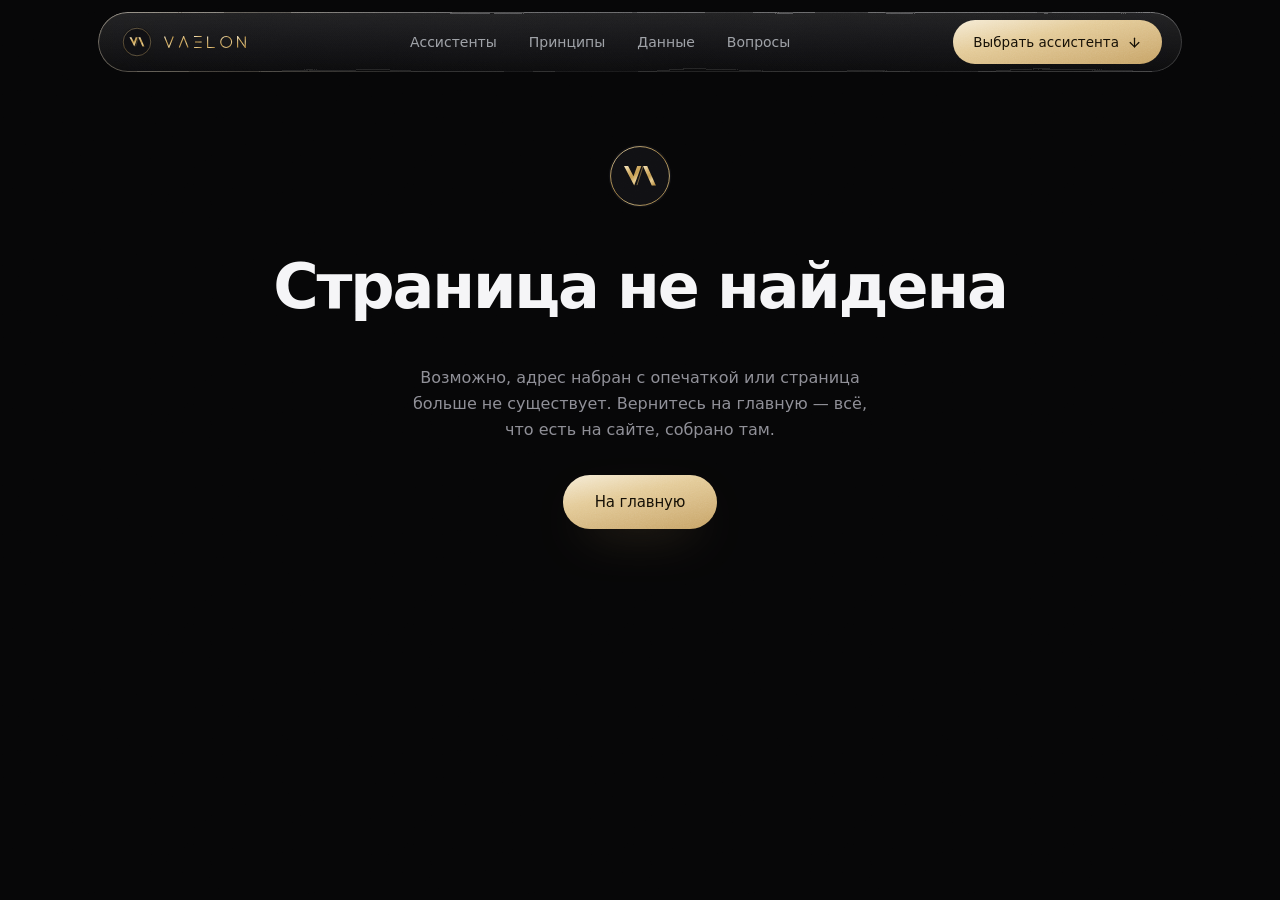
<file: 404/index.html>
<!DOCTYPE html><!--jc9cxkoXzEDOzH_kSzWoR--><html lang="ru"><head><meta http-equiv="Content-Security-Policy" content="default-src 'self'; script-src 'self' 'sha256-g+Je523VAx7ljHR0g5ecy37Ly3v5Z3wJjPjxgPg/5AE=' 'sha256-kbGdqC8oqpxmtzNydp2rR9NrX7IBzuzX9xz3WnXB5tY=' 'sha256-OBTN3RiyCV4Bq7dFqZ5a2pAXjnCcCYeTJMO2I/LYKeo=' 'sha256-rqSpSFAdssKC67r14AKPjx6er+8WS2itf2JF9WYqrDM=' 'sha256-h+zjQ1Bai9qGV/rqMfI6bs97v4qFTTIOTBq9I/d38Ro=' 'sha256-wS1RIWMugcc8RJDPAiJCSmwAaVzxulCTGRpyZ8WVcxA=' 'sha256-QjbwnF8EJJYZK5T/jadS/B7/k+8X29OGk157H6/8Eo4=' 'sha256-tzrQq7GKiwx1weLTU9acGbqzp7pKsKX/o0sYnTDd4w4=' 'sha256-dJhAn587x+CmU+yc3JI8DggzJJuVaDhCLVrZvjlAFUU=' 'sha256-uYPQkaZG+OKaMkJqmUVJEOOhyFXCFi6z8+GS+Gt4M5E=' 'sha256-wUBLsM6DgFPtTN5xnEr29vUSG/ouo7AeqUvTolGt0Zk=' 'sha256-moANa6+hEq3YQI6WdLdVYESNu9Ma+Twz9yEcrC7TxSs=' 'sha256-jqiZxOcKsKr0ZT2GYz3fP8tcJd3k4Q7eAPIYCMJvWRg='; style-src 'self' 'unsafe-inline'; img-src 'self' data:; font-src 'self'; connect-src 'self'; base-uri 'self'; form-action 'none'; object-src 'none'; upgrade-insecure-requests"/><meta charSet="utf-8"/><meta name="viewport" content="width=device-width, initial-scale=1"/><link rel="stylesheet" href="/_next/static/css/e28825068dc217b1.css" data-precedence="next"/><link rel="preload" as="script" fetchPriority="low" href="/_next/static/chunks/webpack-265ab50107ee51ba.js"/><script src="/_next/static/chunks/4bd1b696-c023c6e3521b1417.js" async=""></script><script src="/_next/static/chunks/255-1f92380adbc6ec99.js" async=""></script><script src="/_next/static/chunks/main-app-9d26054e596d0e50.js" async=""></script><script src="/_next/static/chunks/705-5479743a5f3ca8a5.js" async=""></script><script src="/_next/static/chunks/app/layout-9ff8507bf6e662ea.js" async=""></script><meta name="robots" content="noindex"/><meta name="theme-color" content="#060607"/><meta name="color-scheme" content="dark"/><title>Страница не найдена — VAELON</title><meta name="description" content="VAELON — экосистема персональных AI-консультантов в Telegram: LOOKVA, FITVA, CELEVA, ROAMVA, HOMEVA и MONEYVA. Каждый ведёт свою область и помнит ваш контекст."/><meta name="application-name" content="VAELON"/><meta name="keywords" content="VAELON,AI-ассистент,персональный AI,LOOKVA,FITVA,CELEVA,ROAMVA,HOMEVA,MONEYVA"/><meta name="referrer" content="strict-origin-when-cross-origin"/><meta name="robots" content="noindex, follow"/><meta property="og:title" content="VAELON — Экосистема персональных AI"/><meta property="og:description" content="VAELON — экосистема персональных AI-консультантов в Telegram: LOOKVA, FITVA, CELEVA, ROAMVA, HOMEVA и MONEYVA. Каждый ведёт свою область и помнит ваш контекст."/><meta property="og:url" content="https://vaelon.ru/"/><meta property="og:site_name" content="VAELON"/><meta property="og:locale" content="ru_RU"/><meta property="og:image" content="https://vaelon.ru/og.png"/><meta property="og:image:width" content="1200"/><meta property="og:image:height" content="630"/><meta property="og:image:type" content="image/png"/><meta property="og:image:alt" content="VAELON — Экосистема персональных AI"/><meta property="og:type" content="website"/><meta name="twitter:card" content="summary_large_image"/><meta name="twitter:title" content="VAELON — Экосистема персональных AI"/><meta name="twitter:description" content="VAELON — экосистема персональных AI-консультантов в Telegram: LOOKVA, FITVA, CELEVA, ROAMVA, HOMEVA и MONEYVA. Каждый ведёт свою область и помнит ваш контекст."/><meta name="twitter:image" content="https://vaelon.ru/og.png"/><meta name="twitter:image:alt" content="VAELON — Экосистема персональных AI"/><link rel="icon" href="/icon.svg"/><link rel="apple-touch-icon" href="/apple-touch-icon.png" sizes="180x180"/><noscript><style>[data-reveal]{opacity:1!important;filter:none!important;transform:none!important}</style></noscript><script>if (top !== self) top.location = self.location;</script><script src="/_next/static/chunks/polyfills-42372ed130431b0a.js" noModule=""></script></head><body><div hidden=""><!--$--><!--/$--></div><a href="#top" class="sr-only focus:not-sr-only focus:fixed focus:left-4 focus:top-4 focus:z-[100] focus:rounded-full focus:bg-gold focus:px-5 focus:py-2 focus:text-[14px] focus:text-[#140F06]">К содержанию</a><div class="grain" aria-hidden="true"></div><svg aria-hidden="true" focusable="false" class="pointer-events-none absolute h-0 w-0"><filter id="liquid-glass" color-interpolation-filters="sRGB"><feTurbulence type="fractalNoise" baseFrequency="0.009 0.013" numOctaves="2" seed="7" result="noise"></feTurbulence><feGaussianBlur in="noise" stdDeviation="2" result="softNoise"></feGaussianBlur><feDisplacementMap in="SourceGraphic" in2="softNoise" scale="9" xChannelSelector="R" yChannelSelector="G"></feDisplacementMap></filter></svg><header class="fixed inset-x-0 top-0 z-50 pt-3"><div class="shell"><div class="glass glass--strong flex h-[60px] items-center justify-between gap-3 rounded-full px-3 pl-4 sm:gap-6 sm:px-5 sm:pl-6 transition-[box-shadow,transform] duration-700 ease-premium"><a href="#top" class="inline-flex items-center gap-3 rounded-lg py-2 transition-opacity duration-500 hover:opacity-80" aria-label="VAELON — на главную"><svg viewBox="0 0 200 200" width="30" height="30" class="shrink-0" aria-hidden="true" focusable="false"><defs><linearGradient id="gold-hdr-mark" x1="0.1" y1="0" x2="0.85" y2="1"><stop offset="0%" stop-color="#F3E0B4"></stop><stop offset="26%" stop-color="#D8B571"></stop><stop offset="52%" stop-color="#C39A4E"></stop><stop offset="74%" stop-color="#E6CB8D"></stop><stop offset="100%" stop-color="#B98F45"></stop></linearGradient></defs><circle cx="100" cy="100" r="98" fill="#101013"></circle><circle cx="100" cy="100" r="92" fill="none" stroke="url(#gold-hdr-mark)" stroke-width="2.4"></circle><g transform="translate(50 69) scale(0.862)"><path d="M0 0 L15 0 L34.4 36.7 L48 0 L63 0 L37 70 Z" fill="url(#gold-hdr-mark)"></path><path d="M69 0 L84 0 L115.6 70 L100.6 70 Z" fill="url(#gold-hdr-mark)"></path><path d="M69 1 L47 69" stroke="url(#gold-hdr-mark)" stroke-width="1.9" fill="none" stroke-linecap="butt"></path></g></svg><svg viewBox="-1 -1 152 22" class="h-[12px] w-auto" aria-hidden="true" focusable="false"><defs><linearGradient id="gold-hdr-word" x1="0.1" y1="0" x2="0.85" y2="1"><stop offset="0%" stop-color="#F3E0B4"></stop><stop offset="26%" stop-color="#D8B571"></stop><stop offset="52%" stop-color="#C39A4E"></stop><stop offset="74%" stop-color="#E6CB8D"></stop><stop offset="100%" stop-color="#B98F45"></stop></linearGradient></defs><g fill="none" stroke="url(#gold-hdr-word)" stroke-width="2" stroke-linecap="butt" stroke-linejoin="miter"><path d="M0 0 L8 20 L16 0"></path><path d="M27 20 L35 0 L43 20"></path><path d="M54 0 H68 M56 10 H68 M54 20 H68"></path><path d="M79 0 V20 H92"></path><circle cx="113" cy="10" r="10"></circle><path d="M134 20 V0 L148 20 V0"></path></g></svg></a><nav class="hidden items-center gap-8 md:flex" aria-label="Основная навигация"><a href="#assistants" class="inline-flex items-center py-3 text-[14px] text-platinum/75 transition-colors duration-500 hover:text-chalk">Ассистенты</a><a href="#principles" class="inline-flex items-center py-3 text-[14px] text-platinum/75 transition-colors duration-500 hover:text-chalk">Принципы</a><a href="#data" class="inline-flex items-center py-3 text-[14px] text-platinum/75 transition-colors duration-500 hover:text-chalk">Данные</a><a href="#faq" class="inline-flex items-center py-3 text-[14px] text-platinum/75 transition-colors duration-500 hover:text-chalk">Вопросы</a></nav><div class="flex items-center gap-2"><a href="#assistants" class="group inline-flex h-11 items-center gap-2 overflow-hidden whitespace-nowrap rounded-full px-4 text-[13px] sm:px-5 sm:text-[13.5px] bg-[linear-gradient(168deg,#F6ECD6_0%,#E4CB98_38%,#C6A265_100%)] text-[#140F06] shadow-[0_16px_40px_-26px_rgba(198,162,101,0.9)] transition-transform duration-500 ease-premium hover:-translate-y-[1px]"><span class="hidden lg:inline">Выбрать ассистента</span><span class="lg:hidden">Ассистенты</span><svg xmlns="http://www.w3.org/2000/svg" width="15" height="15" viewBox="0 0 24 24" fill="none" stroke="currentColor" stroke-width="2" stroke-linecap="round" stroke-linejoin="round" class="lucide lucide-arrow-down hidden transition-transform duration-500 ease-premium group-hover:translate-y-0.5 sm:block" aria-hidden="true"><path d="M12 5v14"></path><path d="m19 12-7 7-7-7"></path></svg></a><button type="button" aria-expanded="false" aria-haspopup="dialog" class="grid h-11 w-10 shrink-0 place-items-center rounded-full text-platinum transition-colors duration-500 hover:text-chalk md:hidden"><svg xmlns="http://www.w3.org/2000/svg" width="20" height="20" viewBox="0 0 24 24" fill="none" stroke="currentColor" stroke-width="1.5" stroke-linecap="round" stroke-linejoin="round" class="lucide lucide-menu" aria-hidden="true"><path d="M4 5h16"></path><path d="M4 12h16"></path><path d="M4 19h16"></path></svg><span class="sr-only">Открыть меню</span></button></div></div></div><dialog aria-label="Меню" class="m-0 w-full max-w-none bg-transparent p-3 text-chalk backdrop:bg-black/60 backdrop:backdrop-blur-sm open:animate-none"><div class="glass glass--strong flex flex-col gap-2 rounded-panel p-4"><div class="flex items-center justify-between pl-2"><svg viewBox="-1 -1 152 22" class="h-[12px] w-auto" aria-hidden="true" focusable="false"><defs><linearGradient id="gold-sheet-word" x1="0.1" y1="0" x2="0.85" y2="1"><stop offset="0%" stop-color="#F3E0B4"></stop><stop offset="26%" stop-color="#D8B571"></stop><stop offset="52%" stop-color="#C39A4E"></stop><stop offset="74%" stop-color="#E6CB8D"></stop><stop offset="100%" stop-color="#B98F45"></stop></linearGradient></defs><g fill="none" stroke="url(#gold-sheet-word)" stroke-width="2" stroke-linecap="butt" stroke-linejoin="miter"><path d="M0 0 L8 20 L16 0"></path><path d="M27 20 L35 0 L43 20"></path><path d="M54 0 H68 M56 10 H68 M54 20 H68"></path><path d="M79 0 V20 H92"></path><circle cx="113" cy="10" r="10"></circle><path d="M134 20 V0 L148 20 V0"></path></g></svg><button type="button" class="grid h-11 w-11 place-items-center rounded-full text-platinum transition-colors duration-500 hover:text-chalk"><svg xmlns="http://www.w3.org/2000/svg" width="20" height="20" viewBox="0 0 24 24" fill="none" stroke="currentColor" stroke-width="1.5" stroke-linecap="round" stroke-linejoin="round" class="lucide lucide-x" aria-hidden="true"><path d="M18 6 6 18"></path><path d="m6 6 12 12"></path></svg><span class="sr-only">Закрыть меню</span></button></div><nav aria-label="Основная навигация" class="flex flex-col"><a href="#assistants" class="rounded-2xl px-3 py-3.5 text-[16px] text-platinum/85 transition-colors duration-300 hover:bg-white/[0.04] hover:text-chalk">Ассистенты</a><a href="#principles" class="rounded-2xl px-3 py-3.5 text-[16px] text-platinum/85 transition-colors duration-300 hover:bg-white/[0.04] hover:text-chalk">Принципы</a><a href="#data" class="rounded-2xl px-3 py-3.5 text-[16px] text-platinum/85 transition-colors duration-300 hover:bg-white/[0.04] hover:text-chalk">Данные</a><a href="#faq" class="rounded-2xl px-3 py-3.5 text-[16px] text-platinum/85 transition-colors duration-300 hover:bg-white/[0.04] hover:text-chalk">Вопросы</a></nav></div></dialog></header><main><section class="flex min-h-[70vh] items-center bg-ink py-28 lg:py-36"><div class="shell flex flex-col items-center gap-8 text-center"><svg viewBox="0 0 200 200" width="64" height="64" class="shrink-0" aria-hidden="true" focusable="false"><defs><linearGradient id="gold-nf-mark" x1="0.1" y1="0" x2="0.85" y2="1"><stop offset="0%" stop-color="#F3E0B4"></stop><stop offset="26%" stop-color="#D8B571"></stop><stop offset="52%" stop-color="#C39A4E"></stop><stop offset="74%" stop-color="#E6CB8D"></stop><stop offset="100%" stop-color="#B98F45"></stop></linearGradient></defs><circle cx="100" cy="100" r="98" fill="#101013"></circle><circle cx="100" cy="100" r="92" fill="none" stroke="url(#gold-nf-mark)" stroke-width="2.4"></circle><g transform="translate(50 69) scale(0.862)"><path d="M0 0 L15 0 L34.4 36.7 L48 0 L63 0 L37 70 Z" fill="url(#gold-nf-mark)"></path><path d="M69 0 L84 0 L115.6 70 L100.6 70 Z" fill="url(#gold-nf-mark)"></path><path d="M69 1 L47 69" stroke="url(#gold-nf-mark)" stroke-width="1.9" fill="none" stroke-linecap="butt"></path></g></svg><h1 class="text-[clamp(32px,5.4vw,62px)] font-semibold tracking-headline text-chalk balance">Страница не найдена</h1><p class="max-w-[46ch] text-[16px] leading-relaxed text-muted pretty">Возможно, адрес набран с опечаткой или страница больше не существует. Вернитесь на главную — всё, что есть на сайте, собрано там.</p><a href="/" class="group relative inline-flex select-none items-center justify-center gap-2.5 rounded-full font-medium tracking-[-0.01em] whitespace-nowrap transition-[transform,background-color,border-color,color,box-shadow] duration-500 ease-premium hover:-translate-y-[1px] active:translate-y-0 active:scale-[0.985] text-[#140F06] bg-[linear-gradient(168deg,#F6ECD6_0%,#E4CB98_38%,#C6A265_100%)] shadow-[0_18px_50px_-24px_rgba(198,162,101,0.9)] hover:shadow-[0_26px_62px_-24px_rgba(198,162,101,1)] h-[54px] px-5 sm:px-8 text-[15px]"><span aria-hidden="true" class="pointer-events-none absolute inset-0 overflow-hidden rounded-full"><span class="absolute inset-y-0 -left-1/3 w-1/3 skew-x-[-20deg] bg-white/45 opacity-0 blur-md transition-opacity duration-700 group-hover:opacity-100 group-hover:animate-sheen"></span></span><span class="relative z-10 inline-flex items-center gap-2.5">На главную</span></a></div></section><!--$--><!--/$--></main><script type="application/ld+json">{"@context":"https://schema.org","@graph":[{"@type":"Organization","@id":"https://vaelon.ru/#organization","name":"VAELON","slogan":"Экосистема персональных AI","description":"VAELON — экосистема персональных AI-консультантов в Telegram: LOOKVA, FITVA, CELEVA, ROAMVA, HOMEVA и MONEYVA. Каждый ведёт свою область и помнит ваш контекст.","url":"https://vaelon.ru","logo":"https://vaelon.ru/apple-touch-icon.png","email":"support@vaelon.ru","sameAs":["https://t.me/vaelon_official"],"contactPoint":{"@type":"ContactPoint","contactType":"customer support","url":"https://t.me/aivaelon","email":"support@vaelon.ru","availableLanguage":"ru"}},{"@type":"ItemList","name":"Ассистенты VAELON","itemListOrder":"https://schema.org/ItemListOrderAscending","numberOfItems":6,"itemListElement":[{"@type":"ListItem","position":1,"item":{"@type":"SoftwareApplication","name":"LOOKVA","description":"Собирает образы под вашу внешность, гардероб и погоду за окном и показывает результат на вашей же фотографии — до покупки и примерочной.","applicationCategory":"LifestyleApplication","operatingSystem":"Telegram","url":"https://t.me/vaelon_official","publisher":{"@id":"https://vaelon.ru/#organization"},"offers":{"@type":"Offer","availability":"https://schema.org/PreOrder"}}},{"@type":"ListItem","position":2,"item":{"@type":"SoftwareApplication","name":"FITVA","description":"Собирает программу тренировок и план питания под вашу цель, форму и расписание. Считает норму калорий и ведёт прогресс.","applicationCategory":"LifestyleApplication","operatingSystem":"Telegram","url":"https://t.me/vaelon_official","publisher":{"@id":"https://vaelon.ru/#organization"},"offers":{"@type":"Offer","availability":"https://schema.org/PreOrder"}}},{"@type":"ListItem","position":3,"item":{"@type":"SoftwareApplication","name":"CELEVA","description":"Строит натальную карту по дате, времени и месту рождения, разбирает её обычным языком и даёт прогнозы с рекомендациями.","applicationCategory":"LifestyleApplication","operatingSystem":"Telegram","url":"https://t.me/vaelon_official","publisher":{"@id":"https://vaelon.ru/#organization"},"offers":{"@type":"Offer","availability":"https://schema.org/PreOrder"}}},{"@type":"ListItem","position":4,"item":{"@type":"SoftwareApplication","name":"ROAMVA","description":"Собирает поездку целиком: маршрут от точки отправления до места, транспорт, что посмотреть и сколько это примерно стоит.","applicationCategory":"LifestyleApplication","operatingSystem":"Telegram","url":"https://t.me/vaelon_official","publisher":{"@id":"https://vaelon.ru/#organization"},"offers":{"@type":"Offer","availability":"https://schema.org/PreOrder"}}},{"@type":"ListItem","position":5,"item":{"@type":"SoftwareApplication","name":"HOMEVA","description":"Помогает собрать проект комнаты: планировку, подбор решений и смету с учётом цен в вашем регионе.","applicationCategory":"LifestyleApplication","operatingSystem":"Telegram","url":"https://t.me/vaelon_official","publisher":{"@id":"https://vaelon.ru/#organization"},"offers":{"@type":"Offer","availability":"https://schema.org/PreOrder"}}},{"@type":"ListItem","position":6,"item":{"@type":"SoftwareApplication","name":"MONEYVA","description":"Ведёт расходы и доходы, показывает, куда действительно уходят деньги, и помогает держаться плана.","applicationCategory":"LifestyleApplication","operatingSystem":"Telegram","url":"https://t.me/vaelon_official","publisher":{"@id":"https://vaelon.ru/#organization"},"offers":{"@type":"Offer","availability":"https://schema.org/PreOrder"}}}]}]}</script><script src="/_next/static/chunks/webpack-265ab50107ee51ba.js" id="_R_" async=""></script><script>(self.__next_f=self.__next_f||[]).push([0])</script><script>self.__next_f.push([1,"1:\"$Sreact.fragment\"\n2:I[5,[\"705\",\"static/chunks/705-5479743a5f3ca8a5.js\",\"177\",\"static/chunks/app/layout-9ff8507bf6e662ea.js\"],\"LiquidGlassFilter\"]\n3:I[3980,[\"705\",\"static/chunks/705-5479743a5f3ca8a5.js\",\"177\",\"static/chunks/app/layout-9ff8507bf6e662ea.js\"],\"SiteHeader\"]\n4:I[9766,[],\"\"]\n5:I[8924,[],\"\"]\na:I[7150,[],\"\"]\n:HL[\"/_next/static/css/e28825068dc217b1.css\",\"style\"]\n6:T1077,"])</script><script>self.__next_f.push([1,"{\"@context\":\"https://schema.org\",\"@graph\":[{\"@type\":\"Organization\",\"@id\":\"https://vaelon.ru/#organization\",\"name\":\"VAELON\",\"slogan\":\"Экосистема персональных AI\",\"description\":\"VAELON — экосистема персональных AI-консультантов в Telegram: LOOKVA, FITVA, CELEVA, ROAMVA, HOMEVA и MONEYVA. Каждый ведёт свою область и помнит ваш контекст.\",\"url\":\"https://vaelon.ru\",\"logo\":\"https://vaelon.ru/apple-touch-icon.png\",\"email\":\"support@vaelon.ru\",\"sameAs\":[\"https://t.me/vaelon_official\"],\"contactPoint\":{\"@type\":\"ContactPoint\",\"contactType\":\"customer support\",\"url\":\"https://t.me/aivaelon\",\"email\":\"support@vaelon.ru\",\"availableLanguage\":\"ru\"}},{\"@type\":\"ItemList\",\"name\":\"Ассистенты VAELON\",\"itemListOrder\":\"https://schema.org/ItemListOrderAscending\",\"numberOfItems\":6,\"itemListElement\":[{\"@type\":\"ListItem\",\"position\":1,\"item\":{\"@type\":\"SoftwareApplication\",\"name\":\"LOOKVA\",\"description\":\"Собирает образы под вашу внешность, гардероб и погоду за окном и показывает результат на вашей же фотографии — до покупки и примерочной.\",\"applicationCategory\":\"LifestyleApplication\",\"operatingSystem\":\"Telegram\",\"url\":\"https://t.me/vaelon_official\",\"publisher\":{\"@id\":\"https://vaelon.ru/#organization\"},\"offers\":{\"@type\":\"Offer\",\"availability\":\"https://schema.org/PreOrder\"}}},{\"@type\":\"ListItem\",\"position\":2,\"item\":{\"@type\":\"SoftwareApplication\",\"name\":\"FITVA\",\"description\":\"Собирает программу тренировок и план питания под вашу цель, форму и расписание. Считает норму калорий и ведёт прогресс.\",\"applicationCategory\":\"LifestyleApplication\",\"operatingSystem\":\"Telegram\",\"url\":\"https://t.me/vaelon_official\",\"publisher\":{\"@id\":\"https://vaelon.ru/#organization\"},\"offers\":{\"@type\":\"Offer\",\"availability\":\"https://schema.org/PreOrder\"}}},{\"@type\":\"ListItem\",\"position\":3,\"item\":{\"@type\":\"SoftwareApplication\",\"name\":\"CELEVA\",\"description\":\"Строит натальную карту по дате, времени и месту рождения, разбирает её обычным языком и даёт прогнозы с рекомендациями.\",\"applicationCategory\":\"LifestyleApplication\",\"operatingSystem\":\"Telegram\",\"url\":\"https://t.me/vaelon_official\",\"publisher\":{\"@id\":\"https://vaelon.ru/#organization\"},\"offers\":{\"@type\":\"Offer\",\"availability\":\"https://schema.org/PreOrder\"}}},{\"@type\":\"ListItem\",\"position\":4,\"item\":{\"@type\":\"SoftwareApplication\",\"name\":\"ROAMVA\",\"description\":\"Собирает поездку целиком: маршрут от точки отправления до места, транспорт, что посмотреть и сколько это примерно стоит.\",\"applicationCategory\":\"LifestyleApplication\",\"operatingSystem\":\"Telegram\",\"url\":\"https://t.me/vaelon_official\",\"publisher\":{\"@id\":\"https://vaelon.ru/#organization\"},\"offers\":{\"@type\":\"Offer\",\"availability\":\"https://schema.org/PreOrder\"}}},{\"@type\":\"ListItem\",\"position\":5,\"item\":{\"@type\":\"SoftwareApplication\",\"name\":\"HOMEVA\",\"description\":\"Помогает собрать проект комнаты: планировку, подбор решений и смету с учётом цен в вашем регионе.\",\"applicationCategory\":\"LifestyleApplication\",\"operatingSystem\":\"Telegram\",\"url\":\"https://t.me/vaelon_official\",\"publisher\":{\"@id\":\"https://vaelon.ru/#organization\"},\"offers\":{\"@type\":\"Offer\",\"availability\":\"https://schema.org/PreOrder\"}}},{\"@type\":\"ListItem\",\"position\":6,\"item\":{\"@type\":\"SoftwareApplication\",\"name\":\"MONEYVA\",\"description\":\"Ведёт расходы и доходы, показывает, куда действительно уходят деньги, и помогает держаться плана.\",\"applicationCategory\":\"LifestyleApplication\",\"operatingSystem\":\"Telegram\",\"url\":\"https://t.me/vaelon_official\",\"publisher\":{\"@id\":\"https://vaelon.ru/#organization\"},\"offers\":{\"@type\":\"Offer\",\"availability\":\"https://schema.org/PreOrder\"}}}]}]}"])</script><script>self.__next_f.push([1,"0:{\"P\":null,\"b\":\"jc9cxkoXzEDOzH_kSzWoR\",\"p\":\"\",\"c\":[\"\",\"_not-found\",\"\"],\"i\":false,\"f\":[[[\"\",{\"children\":[\"/_not-found\",{\"children\":[\"__PAGE__\",{}]}]},\"$undefined\",\"$undefined\",true],[\"\",[\"$\",\"$1\",\"c\",{\"children\":[[[\"$\",\"link\",\"0\",{\"rel\":\"stylesheet\",\"href\":\"/_next/static/css/e28825068dc217b1.css\",\"precedence\":\"next\",\"crossOrigin\":\"$undefined\",\"nonce\":\"$undefined\"}]],[\"$\",\"html\",null,{\"lang\":\"ru\",\"suppressHydrationWarning\":true,\"children\":[[\"$\",\"head\",null,{\"children\":[[\"$\",\"noscript\",null,{\"children\":[\"$\",\"style\",null,{\"children\":\"[data-reveal]{opacity:1!important;filter:none!important;transform:none!important}\"}]}],[\"$\",\"script\",null,{\"dangerouslySetInnerHTML\":{\"__html\":\"if (top !== self) top.location = self.location;\"}}]]}],[\"$\",\"body\",null,{\"children\":[[\"$\",\"a\",null,{\"href\":\"#top\",\"className\":\"sr-only focus:not-sr-only focus:fixed focus:left-4 focus:top-4 focus:z-[100] focus:rounded-full focus:bg-gold focus:px-5 focus:py-2 focus:text-[14px] focus:text-[#140F06]\",\"children\":\"К содержанию\"}],[\"$\",\"div\",null,{\"className\":\"grain\",\"aria-hidden\":true}],[\"$\",\"$L2\",null,{}],[\"$\",\"$L3\",null,{}],[\"$\",\"main\",null,{\"children\":[\"$\",\"$L4\",null,{\"parallelRouterKey\":\"children\",\"error\":\"$undefined\",\"errorStyles\":\"$undefined\",\"errorScripts\":\"$undefined\",\"template\":[\"$\",\"$L5\",null,{}],\"templateStyles\":\"$undefined\",\"templateScripts\":\"$undefined\",\"notFound\":[[\"$\",\"section\",null,{\"className\":\"flex min-h-[70vh] items-center bg-ink py-28 lg:py-36\",\"children\":[\"$\",\"div\",null,{\"className\":\"shell flex flex-col items-center gap-8 text-center\",\"children\":[[\"$\",\"svg\",null,{\"viewBox\":\"0 0 200 200\",\"width\":64,\"height\":64,\"className\":\"shrink-0\",\"aria-hidden\":true,\"focusable\":\"false\",\"children\":[[\"$\",\"defs\",null,{\"children\":[\"$\",\"linearGradient\",null,{\"id\":\"gold-nf-mark\",\"x1\":\"0.1\",\"y1\":\"0\",\"x2\":\"0.85\",\"y2\":\"1\",\"children\":[[\"$\",\"stop\",null,{\"offset\":\"0%\",\"stopColor\":\"#F3E0B4\"}],[\"$\",\"stop\",null,{\"offset\":\"26%\",\"stopColor\":\"#D8B571\"}],[\"$\",\"stop\",null,{\"offset\":\"52%\",\"stopColor\":\"#C39A4E\"}],[\"$\",\"stop\",null,{\"offset\":\"74%\",\"stopColor\":\"#E6CB8D\"}],[\"$\",\"stop\",null,{\"offset\":\"100%\",\"stopColor\":\"#B98F45\"}]]}]}],[\"$\",\"circle\",null,{\"cx\":\"100\",\"cy\":\"100\",\"r\":\"98\",\"fill\":\"#101013\"}],[\"$\",\"circle\",null,{\"cx\":\"100\",\"cy\":\"100\",\"r\":\"92\",\"fill\":\"none\",\"stroke\":\"url(#gold-nf-mark)\",\"strokeWidth\":\"2.4\"}],[\"$\",\"g\",null,{\"transform\":\"translate(50 69) scale(0.862)\",\"children\":[[\"$\",\"path\",null,{\"d\":\"M0 0 L15 0 L34.4 36.7 L48 0 L63 0 L37 70 Z\",\"fill\":\"url(#gold-nf-mark)\"}],[\"$\",\"path\",null,{\"d\":\"M69 0 L84 0 L115.6 70 L100.6 70 Z\",\"fill\":\"url(#gold-nf-mark)\"}],[\"$\",\"path\",null,{\"d\":\"M69 1 L47 69\",\"stroke\":\"url(#gold-nf-mark)\",\"strokeWidth\":\"1.9\",\"fill\":\"none\",\"strokeLinecap\":\"butt\"}]]}]]}],[\"$\",\"h1\",null,{\"className\":\"text-[clamp(32px,5.4vw,62px)] font-semibold tracking-headline text-chalk balance\",\"children\":\"Страница не найдена\"}],[\"$\",\"p\",null,{\"className\":\"max-w-[46ch] text-[16px] leading-relaxed text-muted pretty\",\"children\":\"Возможно, адрес набран с опечаткой или страница больше не существует. Вернитесь на главную — всё, что есть на сайте, собрано там.\"}],[\"$\",\"a\",null,{\"href\":\"/\",\"className\":\"group relative inline-flex select-none items-center justify-center gap-2.5 rounded-full font-medium tracking-[-0.01em] whitespace-nowrap transition-[transform,background-color,border-color,color,box-shadow] duration-500 ease-premium hover:-translate-y-[1px] active:translate-y-0 active:scale-[0.985] text-[#140F06] bg-[linear-gradient(168deg,#F6ECD6_0%,#E4CB98_38%,#C6A265_100%)] shadow-[0_18px_50px_-24px_rgba(198,162,101,0.9)] hover:shadow-[0_26px_62px_-24px_rgba(198,162,101,1)] h-[54px] px-5 sm:px-8 text-[15px]\",\"children\":[[\"$\",\"span\",null,{\"aria-hidden\":true,\"className\":\"pointer-events-none absolute inset-0 overflow-hidden rounded-full\",\"children\":[\"$\",\"span\",null,{\"className\":\"absolute inset-y-0 -left-1/3 w-1/3 skew-x-[-20deg] bg-white/45 opacity-0 blur-md transition-opacity duration-700 group-hover:opacity-100 group-hover:animate-sheen\"}]}],[\"$\",\"span\",null,{\"className\":\"relative z-10 inline-flex items-center gap-2.5\",\"children\":\"На главную\"}]]}]]}]}],[]],\"forbidden\":\"$undefined\",\"unauthorized\":\"$undefined\"}]}],[\"$\",\"script\",null,{\"type\":\"application/ld+json\",\"dangerouslySetInnerHTML\":{\"__html\":\"$6\"}}]]}]]}]]}],{\"children\":[\"/_not-found\",\"$L7\",{\"children\":[\"__PAGE__\",\"$L8\",{},null,false]},null,false]},null,false],\"$L9\",false]],\"m\":\"$undefined\",\"G\":[\"$a\",[]],\"s\":false,\"S\":true}\n"])</script><script>self.__next_f.push([1,"b:I[4431,[],\"OutletBoundary\"]\nd:I[5278,[],\"AsyncMetadataOutlet\"]\nf:I[4431,[],\"ViewportBoundary\"]\n11:I[4431,[],\"MetadataBoundary\"]\n12:\"$Sreact.suspense\"\n7:[\"$\",\"$1\",\"c\",{\"children\":[null,[\"$\",\"$L4\",null,{\"parallelRouterKey\":\"children\",\"error\":\"$undefined\",\"errorStyles\":\"$undefined\",\"errorScripts\":\"$undefined\",\"template\":[\"$\",\"$L5\",null,{}],\"templateStyles\":\"$undefined\",\"templateScripts\":\"$undefined\",\"notFound\":\"$undefined\",\"forbidden\":\"$undefined\",\"unauthorized\":\"$undefined\"}]]}]\n"])</script><script>self.__next_f.push([1,"8:[\"$\",\"$1\",\"c\",{\"children\":[[\"$\",\"section\",null,{\"className\":\"flex min-h-[70vh] items-center bg-ink py-28 lg:py-36\",\"children\":[\"$\",\"div\",null,{\"className\":\"shell flex flex-col items-center gap-8 text-center\",\"children\":[[\"$\",\"svg\",null,{\"viewBox\":\"0 0 200 200\",\"width\":64,\"height\":64,\"className\":\"shrink-0\",\"aria-hidden\":true,\"focusable\":\"false\",\"children\":[[\"$\",\"defs\",null,{\"children\":[\"$\",\"linearGradient\",null,{\"id\":\"gold-nf-mark\",\"x1\":\"0.1\",\"y1\":\"0\",\"x2\":\"0.85\",\"y2\":\"1\",\"children\":[[\"$\",\"stop\",null,{\"offset\":\"0%\",\"stopColor\":\"#F3E0B4\"}],[\"$\",\"stop\",null,{\"offset\":\"26%\",\"stopColor\":\"#D8B571\"}],[\"$\",\"stop\",null,{\"offset\":\"52%\",\"stopColor\":\"#C39A4E\"}],[\"$\",\"stop\",null,{\"offset\":\"74%\",\"stopColor\":\"#E6CB8D\"}],[\"$\",\"stop\",null,{\"offset\":\"100%\",\"stopColor\":\"#B98F45\"}]]}]}],[\"$\",\"circle\",null,{\"cx\":\"100\",\"cy\":\"100\",\"r\":\"98\",\"fill\":\"#101013\"}],[\"$\",\"circle\",null,{\"cx\":\"100\",\"cy\":\"100\",\"r\":\"92\",\"fill\":\"none\",\"stroke\":\"url(#gold-nf-mark)\",\"strokeWidth\":\"2.4\"}],[\"$\",\"g\",null,{\"transform\":\"translate(50 69) scale(0.862)\",\"children\":[[\"$\",\"path\",null,{\"d\":\"M0 0 L15 0 L34.4 36.7 L48 0 L63 0 L37 70 Z\",\"fill\":\"url(#gold-nf-mark)\"}],[\"$\",\"path\",null,{\"d\":\"M69 0 L84 0 L115.6 70 L100.6 70 Z\",\"fill\":\"url(#gold-nf-mark)\"}],[\"$\",\"path\",null,{\"d\":\"M69 1 L47 69\",\"stroke\":\"url(#gold-nf-mark)\",\"strokeWidth\":\"1.9\",\"fill\":\"none\",\"strokeLinecap\":\"butt\"}]]}]]}],[\"$\",\"h1\",null,{\"className\":\"text-[clamp(32px,5.4vw,62px)] font-semibold tracking-headline text-chalk balance\",\"children\":\"Страница не найдена\"}],[\"$\",\"p\",null,{\"className\":\"max-w-[46ch] text-[16px] leading-relaxed text-muted pretty\",\"children\":\"Возможно, адрес набран с опечаткой или страница больше не существует. Вернитесь на главную — всё, что есть на сайте, собрано там.\"}],[\"$\",\"a\",null,{\"href\":\"/\",\"className\":\"group relative inline-flex select-none items-center justify-center gap-2.5 rounded-full font-medium tracking-[-0.01em] whitespace-nowrap transition-[transform,background-color,border-color,color,box-shadow] duration-500 ease-premium hover:-translate-y-[1px] active:translate-y-0 active:scale-[0.985] text-[#140F06] bg-[linear-gradient(168deg,#F6ECD6_0%,#E4CB98_38%,#C6A265_100%)] shadow-[0_18px_50px_-24px_rgba(198,162,101,0.9)] hover:shadow-[0_26px_62px_-24px_rgba(198,162,101,1)] h-[54px] px-5 sm:px-8 text-[15px]\",\"children\":[[\"$\",\"span\",null,{\"aria-hidden\":true,\"className\":\"pointer-events-none absolute inset-0 overflow-hidden rounded-full\",\"children\":[\"$\",\"span\",null,{\"className\":\"absolute inset-y-0 -left-1/3 w-1/3 skew-x-[-20deg] bg-white/45 opacity-0 blur-md transition-opacity duration-700 group-hover:opacity-100 group-hover:animate-sheen\"}]}],[\"$\",\"span\",null,{\"className\":\"relative z-10 inline-flex items-center gap-2.5\",\"children\":\"На главную\"}]]}]]}]}],null,[\"$\",\"$Lb\",null,{\"children\":[\"$Lc\",[\"$\",\"$Ld\",null,{\"promise\":\"$@e\"}]]}]]}]\n"])</script><script>self.__next_f.push([1,"9:[\"$\",\"$1\",\"h\",{\"children\":[[\"$\",\"meta\",null,{\"name\":\"robots\",\"content\":\"noindex\"}],[[\"$\",\"$Lf\",null,{\"children\":\"$L10\"}],null],[\"$\",\"$L11\",null,{\"children\":[\"$\",\"div\",null,{\"hidden\":true,\"children\":[\"$\",\"$12\",null,{\"fallback\":null,\"children\":\"$L13\"}]}]}]]}]\n"])</script><script>self.__next_f.push([1,"10:[[\"$\",\"meta\",\"0\",{\"charSet\":\"utf-8\"}],[\"$\",\"meta\",\"1\",{\"name\":\"viewport\",\"content\":\"width=device-width, initial-scale=1\"}],[\"$\",\"meta\",\"2\",{\"name\":\"theme-color\",\"content\":\"#060607\"}],[\"$\",\"meta\",\"3\",{\"name\":\"color-scheme\",\"content\":\"dark\"}]]\nc:null\n"])</script><script>self.__next_f.push([1,"14:I[622,[],\"IconMark\"]\n"])</script><script>self.__next_f.push([1,"e:{\"metadata\":[[\"$\",\"title\",\"0\",{\"children\":\"Страница не найдена — VAELON\"}],[\"$\",\"meta\",\"1\",{\"name\":\"description\",\"content\":\"VAELON — экосистема персональных AI-консультантов в Telegram: LOOKVA, FITVA, CELEVA, ROAMVA, HOMEVA и MONEYVA. Каждый ведёт свою область и помнит ваш контекст.\"}],[\"$\",\"meta\",\"2\",{\"name\":\"application-name\",\"content\":\"VAELON\"}],[\"$\",\"meta\",\"3\",{\"name\":\"keywords\",\"content\":\"VAELON,AI-ассистент,персональный AI,LOOKVA,FITVA,CELEVA,ROAMVA,HOMEVA,MONEYVA\"}],[\"$\",\"meta\",\"4\",{\"name\":\"referrer\",\"content\":\"strict-origin-when-cross-origin\"}],[\"$\",\"meta\",\"5\",{\"name\":\"robots\",\"content\":\"noindex, follow\"}],[\"$\",\"meta\",\"6\",{\"property\":\"og:title\",\"content\":\"VAELON — Экосистема персональных AI\"}],[\"$\",\"meta\",\"7\",{\"property\":\"og:description\",\"content\":\"VAELON — экосистема персональных AI-консультантов в Telegram: LOOKVA, FITVA, CELEVA, ROAMVA, HOMEVA и MONEYVA. Каждый ведёт свою область и помнит ваш контекст.\"}],[\"$\",\"meta\",\"8\",{\"property\":\"og:url\",\"content\":\"https://vaelon.ru/\"}],[\"$\",\"meta\",\"9\",{\"property\":\"og:site_name\",\"content\":\"VAELON\"}],[\"$\",\"meta\",\"10\",{\"property\":\"og:locale\",\"content\":\"ru_RU\"}],[\"$\",\"meta\",\"11\",{\"property\":\"og:image\",\"content\":\"https://vaelon.ru/og.png\"}],[\"$\",\"meta\",\"12\",{\"property\":\"og:image:width\",\"content\":\"1200\"}],[\"$\",\"meta\",\"13\",{\"property\":\"og:image:height\",\"content\":\"630\"}],[\"$\",\"meta\",\"14\",{\"property\":\"og:image:type\",\"content\":\"image/png\"}],[\"$\",\"meta\",\"15\",{\"property\":\"og:image:alt\",\"content\":\"VAELON — Экосистема персональных AI\"}],[\"$\",\"meta\",\"16\",{\"property\":\"og:type\",\"content\":\"website\"}],[\"$\",\"meta\",\"17\",{\"name\":\"twitter:card\",\"content\":\"summary_large_image\"}],[\"$\",\"meta\",\"18\",{\"name\":\"twitter:title\",\"content\":\"VAELON — Экосистема персональных AI\"}],[\"$\",\"meta\",\"19\",{\"name\":\"twitter:description\",\"content\":\"VAELON — экосистема персональных AI-консультантов в Telegram: LOOKVA, FITVA, CELEVA, ROAMVA, HOMEVA и MONEYVA. Каждый ведёт свою область и помнит ваш контекст.\"}],[\"$\",\"meta\",\"20\",{\"name\":\"twitter:image\",\"content\":\"https://vaelon.ru/og.png\"}],[\"$\",\"meta\",\"21\",{\"name\":\"twitter:image:alt\",\"content\":\"VAELON — Экосистема персональных AI\"}],[\"$\",\"link\",\"22\",{\"rel\":\"icon\",\"href\":\"/icon.svg\"}],[\"$\",\"link\",\"23\",{\"rel\":\"apple-touch-icon\",\"href\":\"/apple-touch-icon.png\",\"sizes\":\"180x180\"}],[\"$\",\"$L14\",\"24\",{}]],\"error\":null,\"digest\":\"$undefined\"}\n"])</script><script>self.__next_f.push([1,"13:\"$e:metadata\"\n"])</script></body></html>
</file>
<file: _next/static/css/e28825068dc217b1.css>
:root{--glass-tint:rgba(255,255,255,0.06);--glass-tint-2:rgba(255,255,255,0.015);--glass-edge:rgba(255,255,255,0.12);--glass-edge-gold:rgba(237,220,187,0.35);--glass-blur:24px;--glass-sat:1.6;--glass-scrim:rgba(8,8,10,0.35)}.glass{position:relative;isolation:isolate;background:linear-gradient(180deg,var(--glass-tint),var(--glass-tint-2)),linear-gradient(0deg,var(--glass-scrim),var(--glass-scrim));backdrop-filter:blur(var(--glass-blur)) saturate(var(--glass-sat));box-shadow:inset 0 1px 0 rgba(255,255,255,.18),inset 0 -1px 0 rgba(255,255,255,.04),inset 0 0 0 1px rgba(255,255,255,.06),0 24px 60px -30px rgba(0,0,0,.9)}.glass:before{content:"";position:absolute;inset:0;border-radius:inherit;padding:1px;background:linear-gradient(135deg,var(--glass-edge-gold),transparent 35%,transparent 65%,var(--glass-edge));-webkit-mask:linear-gradient(#000 0 0) content-box,linear-gradient(#000 0 0);mask:linear-gradient(#000 0 0) content-box,linear-gradient(#000 0 0);-webkit-mask-composite:xor;mask-composite:exclude;pointer-events:none}.glass--subtle{--glass-tint:rgba(255,255,255,0.035);--glass-scrim:rgba(8,8,10,0.25);backdrop-filter:none;box-shadow:inset 0 1px 0 rgba(255,255,255,.12),inset 0 0 0 1px rgba(255,255,255,.05)}.glass--strong{--glass-blur:40px;--glass-tint:rgba(255,255,255,0.075);--glass-scrim:rgba(8,8,10,0.45)}@media (hover:hover) and (pointer:fine){.glass[data-interactive]:after{content:"";position:absolute;inset:0;border-radius:inherit;pointer-events:none;background:radial-gradient(240px circle at var(--mx,50%) var(--my,0),rgba(246,236,214,.1),transparent 60%);opacity:0;transition:opacity .3s ease}.glass[data-interactive]:hover:after{opacity:1}}.glass-refract{position:absolute;inset:0;border-radius:inherit;pointer-events:none;z-index:-1;backdrop-filter:url(#liquid-glass)}@supports not ((backdrop-filter:blur(1px)) or (-webkit-backdrop-filter:blur(1px))){.glass{background:rgba(14,14,16,.88)}}@media (max-width:767px){.glass--strong{--glass-blur:24px}}@media (prefers-reduced-transparency:reduce){.glass{background:rgba(14,14,16,.94);backdrop-filter:none}.glass-refract{display:none}}@media (prefers-contrast:more){.glass{background:rgba(10,10,12,.96);box-shadow:inset 0 0 0 1px rgba(255,255,255,.35)}.glass:before{display:none}}*,:after,:before{--tw-border-spacing-x:0;--tw-border-spacing-y:0;--tw-translate-x:0;--tw-translate-y:0;--tw-rotate:0;--tw-skew-x:0;--tw-skew-y:0;--tw-scale-x:1;--tw-scale-y:1;--tw-pan-x: ;--tw-pan-y: ;--tw-pinch-zoom: ;--tw-scroll-snap-strictness:proximity;--tw-gradient-from-position: ;--tw-gradient-via-position: ;--tw-gradient-to-position: ;--tw-ordinal: ;--tw-slashed-zero: ;--tw-numeric-figure: ;--tw-numeric-spacing: ;--tw-numeric-fraction: ;--tw-ring-inset: ;--tw-ring-offset-width:0px;--tw-ring-offset-color:#fff;--tw-ring-color:rgb(59 130 246/0.5);--tw-ring-offset-shadow:0 0 #0000;--tw-ring-shadow:0 0 #0000;--tw-shadow:0 0 #0000;--tw-shadow-colored:0 0 #0000;--tw-blur: ;--tw-brightness: ;--tw-contrast: ;--tw-grayscale: ;--tw-hue-rotate: ;--tw-invert: ;--tw-saturate: ;--tw-sepia: ;--tw-drop-shadow: ;--tw-backdrop-blur: ;--tw-backdrop-brightness: ;--tw-backdrop-contrast: ;--tw-backdrop-grayscale: ;--tw-backdrop-hue-rotate: ;--tw-backdrop-invert: ;--tw-backdrop-opacity: ;--tw-backdrop-saturate: ;--tw-backdrop-sepia: ;--tw-contain-size: ;--tw-contain-layout: ;--tw-contain-paint: ;--tw-contain-style: }::backdrop{--tw-border-spacing-x:0;--tw-border-spacing-y:0;--tw-translate-x:0;--tw-translate-y:0;--tw-rotate:0;--tw-skew-x:0;--tw-skew-y:0;--tw-scale-x:1;--tw-scale-y:1;--tw-pan-x: ;--tw-pan-y: ;--tw-pinch-zoom: ;--tw-scroll-snap-strictness:proximity;--tw-gradient-from-position: ;--tw-gradient-via-position: ;--tw-gradient-to-position: ;--tw-ordinal: ;--tw-slashed-zero: ;--tw-numeric-figure: ;--tw-numeric-spacing: ;--tw-numeric-fraction: ;--tw-ring-inset: ;--tw-ring-offset-width:0px;--tw-ring-offset-color:#fff;--tw-ring-color:rgb(59 130 246/0.5);--tw-ring-offset-shadow:0 0 #0000;--tw-ring-shadow:0 0 #0000;--tw-shadow:0 0 #0000;--tw-shadow-colored:0 0 #0000;--tw-blur: ;--tw-brightness: ;--tw-contrast: ;--tw-grayscale: ;--tw-hue-rotate: ;--tw-invert: ;--tw-saturate: ;--tw-sepia: ;--tw-drop-shadow: ;--tw-backdrop-blur: ;--tw-backdrop-brightness: ;--tw-backdrop-contrast: ;--tw-backdrop-grayscale: ;--tw-backdrop-hue-rotate: ;--tw-backdrop-invert: ;--tw-backdrop-opacity: ;--tw-backdrop-saturate: ;--tw-backdrop-sepia: ;--tw-contain-size: ;--tw-contain-layout: ;--tw-contain-paint: ;--tw-contain-style: }

/* ! tailwindcss v3.4.19 | MIT License | https://tailwindcss.com */*,:after,:before{box-sizing:border-box;border:0 solid #e5e7eb}:after,:before{--tw-content:""}:host,html{line-height:1.5;-webkit-text-size-adjust:100%;-moz-tab-size:4;-o-tab-size:4;tab-size:4;font-family:SF Pro Display,SF Pro Text,-apple-system,BlinkMacSystemFont,Inter,Geist,Segoe UI,system-ui,sans-serif;font-feature-settings:normal;font-variation-settings:normal;-webkit-tap-highlight-color:transparent}body{margin:0;line-height:inherit}hr{height:0;color:inherit;border-top-width:1px}abbr:where([title]){-webkit-text-decoration:underline dotted;text-decoration:underline dotted}h1,h2,h3,h4,h5,h6{font-size:inherit;font-weight:inherit}a{color:inherit;text-decoration:inherit}b,strong{font-weight:bolder}code,kbd,pre,samp{font-family:ui-monospace,SFMono-Regular,Menlo,monospace;font-feature-settings:normal;font-variation-settings:normal;font-size:1em}small{font-size:80%}sub,sup{font-size:75%;line-height:0;position:relative;vertical-align:baseline}sub{bottom:-.25em}sup{top:-.5em}table{text-indent:0;border-color:inherit;border-collapse:collapse}button,input,optgroup,select,textarea{font-family:inherit;font-feature-settings:inherit;font-variation-settings:inherit;font-size:100%;font-weight:inherit;line-height:inherit;letter-spacing:inherit;color:inherit;margin:0;padding:0}button,select{text-transform:none}button,input:where([type=button]),input:where([type=reset]),input:where([type=submit]){-webkit-appearance:button;background-color:transparent;background-image:none}:-moz-focusring{outline:auto}:-moz-ui-invalid{box-shadow:none}progress{vertical-align:baseline}::-webkit-inner-spin-button,::-webkit-outer-spin-button{height:auto}[type=search]{-webkit-appearance:textfield;outline-offset:-2px}::-webkit-search-decoration{-webkit-appearance:none}::-webkit-file-upload-button{-webkit-appearance:button;font:inherit}summary{display:list-item}blockquote,dd,dl,figure,h1,h2,h3,h4,h5,h6,hr,p,pre{margin:0}fieldset{margin:0}fieldset,legend{padding:0}menu,ol,ul{list-style:none;margin:0;padding:0}dialog{padding:0}textarea{resize:vertical}input::-moz-placeholder,textarea::-moz-placeholder{opacity:1;color:#9ca3af}input::placeholder,textarea::placeholder{opacity:1;color:#9ca3af}[role=button],button{cursor:pointer}:disabled{cursor:default}audio,canvas,embed,iframe,img,object,svg,video{display:block;vertical-align:middle}img,video{max-width:100%;height:auto}[hidden]:where(:not([hidden=until-found])){display:none}:root{color-scheme:dark;--shell-x:clamp(20px,5vw,48px)}html{-webkit-font-smoothing:antialiased;-moz-osx-font-smoothing:grayscale;text-rendering:optimizeLegibility;scroll-behavior:smooth}@media (prefers-reduced-motion:reduce){html{scroll-behavior:auto}*,:after,:before{animation-duration:.001ms!important;animation-iteration-count:1!important;transition-duration:.001ms!important}[data-reveal]{opacity:1!important;filter:none!important;transform:none!important}}body{--tw-bg-opacity:1;background-color:rgb(6 6 7/var(--tw-bg-opacity,1));font-family:SF Pro Display,SF Pro Text,-apple-system,BlinkMacSystemFont,Inter,Geist,Segoe UI,system-ui,sans-serif;--tw-text-opacity:1;color:rgb(245 245 247/var(--tw-text-opacity,1));-webkit-font-smoothing:antialiased;-moz-osx-font-smoothing:grayscale;background-image:radial-gradient(120% 80% at 50% -10%,rgba(198,162,101,.1) 0,transparent 55%),radial-gradient(80% 60% at 88% 12%,rgba(200,204,211,.05) 0,transparent 60%);background-attachment:fixed}::-moz-selection{background:rgba(198,162,101,.28);color:#fff}::selection{background:rgba(198,162,101,.28);color:#fff}::-webkit-scrollbar{width:10px;height:10px}::-webkit-scrollbar-track{background:#060607}::-webkit-scrollbar-thumb{background:#1d1d21;border-radius:999px;border:3px solid #060607}::-webkit-scrollbar-thumb:hover{background:#2a2a30}:focus-visible{outline:2px solid rgba(198,162,101,.9);outline-offset:2px;border-radius:4px}.grain{position:fixed;inset:0;z-index:60;pointer-events:none;opacity:.32;mix-blend-mode:overlay;background-image:url("data:image/svg+xml,%3Csvg xmlns='http://www.w3.org/2000/svg' width='220' height='220'%3E%3Cfilter id='n'%3E%3CfeTurbulence type='fractalNoise' baseFrequency='0.82' numOctaves='3' stitchTiles='stitch'/%3E%3CfeColorMatrix type='saturate' values='0'/%3E%3C/filter%3E%3Crect width='220' height='220' filter='url(%23n)' opacity='0.55'/%3E%3C/svg%3E");background-size:220px 220px}.shell{width:100%;max-width:1180px;margin-inline:auto;padding-inline:var(--shell-x)}.hairline{height:1px;width:100%;background:linear-gradient(90deg,transparent,rgba(198,162,101,.26) 22%,rgba(200,204,211,.16) 50%,rgba(198,162,101,.26) 78%,transparent)}.text-metal{background-image:linear-gradient(104deg,#f7efdd,#edd9ae 26%,#c6a265 52%,#efe3c6 74%,#cfd3d9);-webkit-background-clip:text;background-clip:text;color:transparent}.sr-only{position:absolute;width:1px;height:1px;padding:0;margin:-1px;overflow:hidden;clip:rect(0,0,0,0);white-space:nowrap;border-width:0}.pointer-events-none{pointer-events:none}.static{position:static}.fixed{position:fixed}.absolute{position:absolute}.relative{position:relative}.inset-0{inset:0}.inset-\[10\%\]{inset:10%}.inset-\[9\%\]{inset:9%}.inset-x-0{left:0;right:0}.inset-y-0{top:0;bottom:0}.-left-1\/3{left:-33.333333%}.-top-40{top:-10rem}.top-0{top:0}.z-10{z-index:10}.z-50{z-index:50}.m-0{margin:0}.mx-auto{margin-left:auto;margin-right:auto}.mt-0\.5{margin-top:.125rem}.mt-10{margin-top:2.5rem}.mt-11{margin-top:2.75rem}.mt-2{margin-top:.5rem}.mt-8{margin-top:2rem}.mt-auto{margin-top:auto}.block{display:block}.inline{display:inline}.flex{display:flex}.inline-flex{display:inline-flex}.grid{display:grid}.hidden{display:none}.aspect-square{aspect-ratio:1/1}.h-0{height:0}.h-1{height:.25rem}.h-1\.5{height:.375rem}.h-11{height:2.75rem}.h-14{height:3.5rem}.h-9{height:2.25rem}.h-\[12px\]{height:12px}.h-\[15px\]{height:15px}.h-\[520px\]{height:520px}.h-\[54px\]{height:54px}.h-\[560px\]{height:560px}.h-\[60px\]{height:60px}.h-full{height:100%}.h-px{height:1px}.min-h-\[70vh\]{min-height:70vh}.w-0{width:0}.w-1{width:.25rem}.w-1\.5{width:.375rem}.w-1\/3{width:33.333333%}.w-10{width:2.5rem}.w-11{width:2.75rem}.w-14{width:3.5rem}.w-6{width:1.5rem}.w-\[78\%\]{width:78%}.w-auto{width:auto}.w-fit{width:-moz-fit-content;width:fit-content}.w-full{width:100%}.max-w-2xl{max-width:42rem}.max-w-3xl{max-width:48rem}.max-w-\[16ch\]{max-width:16ch}.max-w-\[280px\]{max-width:280px}.max-w-\[42ch\]{max-width:42ch}.max-w-\[46ch\]{max-width:46ch}.max-w-\[60ch\]{max-width:60ch}.max-w-lg{max-width:32rem}.max-w-none{max-width:none}.max-w-xl{max-width:36rem}.max-w-xs{max-width:20rem}.shrink-0{flex-shrink:0}.origin-center{transform-origin:center}.skew-x-\[-20deg\]{--tw-skew-x:-20deg}.skew-x-\[-20deg\],.transform{transform:translate(var(--tw-translate-x),var(--tw-translate-y)) rotate(var(--tw-rotate)) skewX(var(--tw-skew-x)) skewY(var(--tw-skew-y)) scaleX(var(--tw-scale-x)) scaleY(var(--tw-scale-y))}@keyframes drift{0%,to{transform:translateZ(0)}50%{transform:translate3d(0,-10px,0)}}.animate-drift{animation:drift 9s cubic-bezier(.45,0,.55,1) infinite}@keyframes orbit{0%{transform:rotate(0deg)}to{transform:rotate(1turn)}}.animate-orbit{animation:orbit 44s linear infinite}.cursor-pointer{cursor:pointer}.select-none{-webkit-user-select:none;-moz-user-select:none;user-select:none}.snap-x{scroll-snap-type:x var(--tw-scroll-snap-strictness)}.snap-mandatory{--tw-scroll-snap-strictness:mandatory}.snap-start{scroll-snap-align:start}.scroll-mt-28{scroll-margin-top:7rem}.list-none{list-style-type:none}.flex-col{flex-direction:column}.flex-wrap{flex-wrap:wrap}.place-items-center{place-items:center}.items-start{align-items:flex-start}.items-center{align-items:center}.justify-center{justify-content:center}.justify-between{justify-content:space-between}.gap-0\.5{gap:.125rem}.gap-1\.5{gap:.375rem}.gap-10{gap:2.5rem}.gap-16{gap:4rem}.gap-2{gap:.5rem}.gap-2\.5{gap:.625rem}.gap-3{gap:.75rem}.gap-3\.5{gap:.875rem}.gap-4{gap:1rem}.gap-5{gap:1.25rem}.gap-6{gap:1.5rem}.gap-7{gap:1.75rem}.gap-8{gap:2rem}.gap-9{gap:2.25rem}.gap-px{gap:1px}.gap-x-5{-moz-column-gap:1.25rem;column-gap:1.25rem}.gap-y-3{row-gap:.75rem}.overflow-hidden{overflow:hidden}.overflow-x-auto{overflow-x:auto}.whitespace-nowrap{white-space:nowrap}.text-balance{text-wrap:balance}.rounded-2xl{border-radius:1rem}.rounded-\[18px\]{border-radius:18px}.rounded-card{border-radius:22px}.rounded-full{border-radius:9999px}.rounded-lg{border-radius:.5rem}.rounded-panel{border-radius:30px}.border{border-width:1px}.border-t{border-top-width:1px}.border-gold\/35{border-color:rgb(198 162 101/.35)}.border-transparent{border-color:transparent}.border-white\/10{border-color:rgb(255 255 255/.1)}.border-white\/15{border-color:rgb(255 255 255/.15)}.border-white\/\[0\.06\]{border-color:rgb(255 255 255/.06)}.border-white\/\[0\.07\]{border-color:rgb(255 255 255/.07)}.bg-gold{--tw-bg-opacity:1;background-color:rgb(198 162 101/var(--tw-bg-opacity,1))}.bg-gold\/40{background-color:rgb(198 162 101/.4)}.bg-gold\/\[0\.07\]{background-color:rgb(198 162 101/.07)}.bg-ink{--tw-bg-opacity:1;background-color:rgb(6 6 7/var(--tw-bg-opacity,1))}.bg-ink-warm{--tw-bg-opacity:1;background-color:rgb(9 8 6/var(--tw-bg-opacity,1))}.bg-platinum\/45{background-color:rgb(200 204 211/.45)}.bg-transparent{background-color:transparent}.bg-white\/20{background-color:rgb(255 255 255/.2)}.bg-white\/45{background-color:rgb(255 255 255/.45)}.bg-white\/\[0\.012\]{background-color:rgb(255 255 255/.012)}.bg-white\/\[0\.02\]{background-color:rgb(255 255 255/.02)}.bg-white\/\[0\.03\]{background-color:rgb(255 255 255/.03)}.bg-white\/\[0\.05\]{background-color:rgb(255 255 255/.05)}.bg-\[linear-gradient\(158deg\2c rgba\(198\2c 162\2c 101\2c 0\.22\)\2c rgba\(255\2c 255\2c 255\2c 0\.015\)\)\]{background-image:linear-gradient(158deg,rgba(198,162,101,.22),rgba(255,255,255,.015))}.bg-\[linear-gradient\(168deg\2c \#F6ECD6_0\%\2c \#E4CB98_38\%\2c \#C6A265_100\%\)\]{background-image:linear-gradient(168deg,#F6ECD6,#E4CB98 38%,#C6A265)}.bg-\[radial-gradient\(58\%_100\%_at_50\%_0\%\2c rgba\(198\2c 162\2c 101\2c 0\.14\)\2c transparent_70\%\)\]{background-image:radial-gradient(58% 100% at 50% 0,rgba(198,162,101,.14),transparent 70%)}.bg-\[radial-gradient\(60\%_100\%_at_50\%_18\%\2c rgba\(198\2c 162\2c 101\2c 0\.06\)\2c transparent_70\%\)\]{background-image:radial-gradient(60% 100% at 50% 18%,rgba(198,162,101,.06),transparent 70%)}.bg-\[radial-gradient\(60\%_120\%_at_20\%_0\%\2c rgba\(198\2c 162\2c 101\2c 0\.4\)\2c transparent_70\%\)\]{background-image:radial-gradient(60% 120% at 20% 0,rgba(198,162,101,.4),transparent 70%)}.bg-\[radial-gradient\(70\%_90\%_at_30\%_20\%\2c rgba\(198\2c 162\2c 101\2c 0\.55\)\2c transparent_70\%\)\]{background-image:radial-gradient(70% 90% at 30% 20%,rgba(198,162,101,.55),transparent 70%)}.bg-\[radial-gradient\(circle_at_50\%_42\%\2c rgba\(198\2c 162\2c 101\2c 0\.22\)\2c transparent_64\%\)\]{background-image:radial-gradient(circle at 50% 42%,rgba(198,162,101,.22),transparent 64%)}.bg-\[url\(\'\/og\.png\'\)\]{background-image:url(/og.png)}.bg-cover{background-size:cover}.bg-center{background-position:50%}.p-10{padding:2.5rem}.p-3{padding:.75rem}.p-4{padding:1rem}.p-6{padding:1.5rem}.p-7{padding:1.75rem}.p-8{padding:2rem}.px-3{padding-left:.75rem;padding-right:.75rem}.px-4{padding-left:1rem;padding-right:1rem}.px-5{padding-left:1.25rem;padding-right:1.25rem}.px-6{padding-left:1.5rem;padding-right:1.5rem}.px-7{padding-left:1.75rem;padding-right:1.75rem}.py-1\.5{padding-top:.375rem;padding-bottom:.375rem}.py-12{padding-top:3rem;padding-bottom:3rem}.py-2{padding-top:.5rem;padding-bottom:.5rem}.py-20{padding-top:5rem;padding-bottom:5rem}.py-24{padding-top:6rem;padding-bottom:6rem}.py-28{padding-top:7rem;padding-bottom:7rem}.py-3{padding-top:.75rem;padding-bottom:.75rem}.py-3\.5{padding-top:.875rem;padding-bottom:.875rem}.py-5{padding-top:1.25rem;padding-bottom:1.25rem}.py-6{padding-top:1.5rem;padding-bottom:1.5rem}.py-8{padding-top:2rem;padding-bottom:2rem}.py-9{padding-top:2.25rem;padding-bottom:2.25rem}.pb-16{padding-bottom:4rem}.pb-3{padding-bottom:.75rem}.pb-6{padding-bottom:1.5rem}.pl-2{padding-left:.5rem}.pl-4{padding-left:1rem}.pr-12{padding-right:3rem}.pt-1{padding-top:.25rem}.pt-3{padding-top:.75rem}.pt-4{padding-top:1rem}.pt-\[96px\]{padding-top:96px}.text-center{text-align:center}.font-mono{font-family:ui-monospace,SFMono-Regular,Menlo,monospace}.text-\[11px\]{font-size:11px}.text-\[12\.5px\]{font-size:12.5px}.text-\[13\.5px\]{font-size:13.5px}.text-\[13px\]{font-size:13px}.text-\[14\.5px\]{font-size:14.5px}.text-\[14px\]{font-size:14px}.text-\[15\.5px\]{font-size:15.5px}.text-\[15px\]{font-size:15px}.text-\[16px\]{font-size:16px}.text-\[17px\]{font-size:17px}.text-\[18px\]{font-size:18px}.text-\[19px\]{font-size:19px}.text-\[22px\]{font-size:22px}.text-\[32px\]{font-size:32px}.text-\[clamp\(30px\2c 4\.6vw\2c 54px\)\]{font-size:clamp(30px,4.6vw,54px)}.text-\[clamp\(32px\2c 5\.4vw\2c 62px\)\]{font-size:clamp(32px,5.4vw,62px)}.text-\[clamp\(36px\2c 6vw\2c 70px\)\]{font-size:clamp(36px,6vw,70px)}.font-medium{font-weight:500}.font-semibold{font-weight:600}.uppercase{text-transform:uppercase}.leading-\[1\.02\]{line-height:1.02}.leading-\[1\.06\]{line-height:1.06}.leading-\[1\.0\]{line-height:1}.leading-\[1\.55\]{line-height:1.55}.leading-\[1\.62\]{line-height:1.62}.leading-\[1\.65\]{line-height:1.65}.leading-\[1\.68\]{line-height:1.68}.leading-\[1\.6\]{line-height:1.6}.leading-\[1\.7\]{line-height:1.7}.leading-relaxed{line-height:1.625}.leading-snug{line-height:1.375}.tracking-\[-0\.01em\]{letter-spacing:-.01em}.tracking-\[0\.08em\]{letter-spacing:.08em}.tracking-\[0\.14em\]{letter-spacing:.14em}.tracking-headline{letter-spacing:-.035em}.tracking-label{letter-spacing:.18em}.tracking-tightest{letter-spacing:-.045em}.text-\[\#140F06\]{--tw-text-opacity:1;color:rgb(20 15 6/var(--tw-text-opacity,1))}.text-chalk{--tw-text-opacity:1;color:rgb(245 245 247/var(--tw-text-opacity,1))}.text-champagne{--tw-text-opacity:1;color:rgb(237 220 187/var(--tw-text-opacity,1))}.text-gold{--tw-text-opacity:1;color:rgb(198 162 101/var(--tw-text-opacity,1))}.text-gold\/70{color:rgb(198 162 101/.7)}.text-gold\/80{color:rgb(198 162 101/.8)}.text-muted{--tw-text-opacity:1;color:rgb(139 139 147/var(--tw-text-opacity,1))}.text-platinum{--tw-text-opacity:1;color:rgb(200 204 211/var(--tw-text-opacity,1))}.text-platinum\/60{color:rgb(200 204 211/.6)}.text-platinum\/65{color:rgb(200 204 211/.65)}.text-platinum\/70{color:rgb(200 204 211/.7)}.text-platinum\/75{color:rgb(200 204 211/.75)}.text-platinum\/80{color:rgb(200 204 211/.8)}.text-platinum\/85{color:rgb(200 204 211/.85)}.text-white\/30{color:rgb(255 255 255/.3)}.text-white\/50{color:rgb(255 255 255/.5)}.text-white\/55{color:rgb(255 255 255/.55)}.underline{text-decoration-line:underline}.decoration-gold\/40{text-decoration-color:rgb(198 162 101/.4)}.underline-offset-4{text-underline-offset:4px}.opacity-0{opacity:0}.shadow-\[0_0_12px_2px_rgba\(198\2c 162\2c 101\2c 0\.55\)\]{--tw-shadow:0 0 12px 2px rgba(198,162,101,0.55);--tw-shadow-colored:0 0 12px 2px var(--tw-shadow-color);box-shadow:var(--tw-ring-offset-shadow,0 0 #0000),var(--tw-ring-shadow,0 0 #0000),var(--tw-shadow)}.shadow-\[0_16px_40px_-26px_rgba\(198\2c 162\2c 101\2c 0\.9\)\]{--tw-shadow:0 16px 40px -26px rgba(198,162,101,0.9);--tw-shadow-colored:0 16px 40px -26px var(--tw-shadow-color);box-shadow:var(--tw-ring-offset-shadow,0 0 #0000),var(--tw-ring-shadow,0 0 #0000),var(--tw-shadow)}.shadow-\[0_18px_50px_-24px_rgba\(198\2c 162\2c 101\2c 0\.45\)\]{--tw-shadow:0 18px 50px -24px rgba(198,162,101,0.45);--tw-shadow-colored:0 18px 50px -24px var(--tw-shadow-color);box-shadow:var(--tw-ring-offset-shadow,0 0 #0000),var(--tw-ring-shadow,0 0 #0000),var(--tw-shadow)}.shadow-\[0_18px_50px_-24px_rgba\(198\2c 162\2c 101\2c 0\.9\)\]{--tw-shadow:0 18px 50px -24px rgba(198,162,101,0.9);--tw-shadow-colored:0 18px 50px -24px var(--tw-shadow-color);box-shadow:var(--tw-ring-offset-shadow,0 0 #0000),var(--tw-ring-shadow,0 0 #0000),var(--tw-shadow)}.shadow-\[0_26px_62px_-34px_rgba\(0\2c 0\2c 0\2c 1\)\]{--tw-shadow:0 26px 62px -34px rgba(0,0,0,1);--tw-shadow-colored:0 26px 62px -34px var(--tw-shadow-color);box-shadow:var(--tw-ring-offset-shadow,0 0 #0000),var(--tw-ring-shadow,0 0 #0000),var(--tw-shadow)}.ring{--tw-ring-offset-shadow:var(--tw-ring-inset) 0 0 0 var(--tw-ring-offset-width) var(--tw-ring-offset-color);--tw-ring-shadow:var(--tw-ring-inset) 0 0 0 calc(3px + var(--tw-ring-offset-width)) var(--tw-ring-color)}.ring,.ring-1{box-shadow:var(--tw-ring-offset-shadow),var(--tw-ring-shadow),var(--tw-shadow,0 0 #0000)}.ring-1{--tw-ring-offset-shadow:var(--tw-ring-inset) 0 0 0 var(--tw-ring-offset-width) var(--tw-ring-offset-color);--tw-ring-shadow:var(--tw-ring-inset) 0 0 0 calc(1px + var(--tw-ring-offset-width)) var(--tw-ring-color)}.ring-transparent{--tw-ring-color:transparent}.blur{--tw-blur:blur(8px)}.blur,.blur-3xl{filter:var(--tw-blur) var(--tw-brightness) var(--tw-contrast) var(--tw-grayscale) var(--tw-hue-rotate) var(--tw-invert) var(--tw-saturate) var(--tw-sepia) var(--tw-drop-shadow)}.blur-3xl{--tw-blur:blur(64px)}.blur-md{--tw-blur:blur(12px)}.blur-md,.drop-shadow-\[0_50px_90px_rgba\(0\2c 0\2c 0\2c 0\.85\)\]{filter:var(--tw-blur) var(--tw-brightness) var(--tw-contrast) var(--tw-grayscale) var(--tw-hue-rotate) var(--tw-invert) var(--tw-saturate) var(--tw-sepia) var(--tw-drop-shadow)}.drop-shadow-\[0_50px_90px_rgba\(0\2c 0\2c 0\2c 0\.85\)\]{--tw-drop-shadow:drop-shadow(0 50px 90px rgba(0,0,0,0.85))}.filter{filter:var(--tw-blur) var(--tw-brightness) var(--tw-contrast) var(--tw-grayscale) var(--tw-hue-rotate) var(--tw-invert) var(--tw-saturate) var(--tw-sepia) var(--tw-drop-shadow)}.backdrop-blur-xl{--tw-backdrop-blur:blur(24px)}.backdrop-blur-xl,.backdrop-filter{backdrop-filter:var(--tw-backdrop-blur) var(--tw-backdrop-brightness) var(--tw-backdrop-contrast) var(--tw-backdrop-grayscale) var(--tw-backdrop-hue-rotate) var(--tw-backdrop-invert) var(--tw-backdrop-opacity) var(--tw-backdrop-saturate) var(--tw-backdrop-sepia)}.transition{transition-property:color,background-color,border-color,text-decoration-color,fill,stroke,opacity,box-shadow,transform,filter,backdrop-filter;transition-timing-function:cubic-bezier(.4,0,.2,1);transition-duration:.15s}.transition-\[box-shadow\2c transform\]{transition-property:box-shadow,transform;transition-timing-function:cubic-bezier(.4,0,.2,1);transition-duration:.15s}.transition-\[transform\2c background-color\2c border-color\2c color\2c box-shadow\]{transition-property:transform,background-color,border-color,color,box-shadow;transition-timing-function:cubic-bezier(.4,0,.2,1);transition-duration:.15s}.transition-\[transform\2c color\2c box-shadow\]{transition-property:transform,color,box-shadow;transition-timing-function:cubic-bezier(.4,0,.2,1);transition-duration:.15s}.transition-colors{transition-property:color,background-color,border-color,text-decoration-color,fill,stroke;transition-timing-function:cubic-bezier(.4,0,.2,1);transition-duration:.15s}.transition-opacity{transition-property:opacity;transition-timing-function:cubic-bezier(.4,0,.2,1);transition-duration:.15s}.transition-transform{transition-property:transform;transition-timing-function:cubic-bezier(.4,0,.2,1);transition-duration:.15s}.duration-300{transition-duration:.3s}.duration-500{transition-duration:.5s}.duration-700{transition-duration:.7s}.ease-premium{transition-timing-function:cubic-bezier(.16,1,.3,1)}.balance{text-wrap:balance}.pretty{text-wrap:pretty}.\[scrollbar-width\:none\]{scrollbar-width:none}.marker\:hidden ::marker{display:none}.marker\:hidden::marker{display:none}.backdrop\:bg-black\/60::backdrop{background-color:rgb(0 0 0/.6)}.backdrop\:backdrop-blur-sm::backdrop{--tw-backdrop-blur:blur(4px);backdrop-filter:var(--tw-backdrop-blur) var(--tw-backdrop-brightness) var(--tw-backdrop-contrast) var(--tw-backdrop-grayscale) var(--tw-backdrop-hue-rotate) var(--tw-backdrop-invert) var(--tw-backdrop-opacity) var(--tw-backdrop-saturate) var(--tw-backdrop-sepia)}.open\:animate-none[open]{animation:none}.hover\:-translate-y-\[1px\]:hover{--tw-translate-y:-1px;transform:translate(var(--tw-translate-x),var(--tw-translate-y)) rotate(var(--tw-rotate)) skewX(var(--tw-skew-x)) skewY(var(--tw-skew-y)) scaleX(var(--tw-scale-x)) scaleY(var(--tw-scale-y))}.hover\:border-white\/10:hover{border-color:rgb(255 255 255/.1)}.hover\:bg-white\/\[0\.04\]:hover{background-color:rgb(255 255 255/.04)}.hover\:text-chalk:hover{--tw-text-opacity:1;color:rgb(245 245 247/var(--tw-text-opacity,1))}.hover\:opacity-80:hover{opacity:.8}.hover\:shadow-\[0_18px_50px_-26px_rgba\(198\2c 162\2c 101\2c 0\.55\)\]:hover{--tw-shadow:0 18px 50px -26px rgba(198,162,101,0.55);--tw-shadow-colored:0 18px 50px -26px var(--tw-shadow-color);box-shadow:var(--tw-ring-offset-shadow,0 0 #0000),var(--tw-ring-shadow,0 0 #0000),var(--tw-shadow)}.hover\:shadow-\[0_26px_62px_-24px_rgba\(198\2c 162\2c 101\2c 1\)\]:hover{--tw-shadow:0 26px 62px -24px rgba(198,162,101,1);--tw-shadow-colored:0 26px 62px -24px var(--tw-shadow-color);box-shadow:var(--tw-ring-offset-shadow,0 0 #0000),var(--tw-ring-shadow,0 0 #0000),var(--tw-shadow)}.hover\:ring-gold\/35:hover{--tw-ring-color:rgb(198 162 101/0.35)}.focus\:not-sr-only:focus{position:static;width:auto;height:auto;padding:0;margin:0;overflow:visible;clip:auto;white-space:normal}.focus\:fixed:focus{position:fixed}.focus\:left-4:focus{left:1rem}.focus\:top-4:focus{top:1rem}.focus\:z-\[100\]:focus{z-index:100}.focus\:rounded-full:focus{border-radius:9999px}.focus\:bg-gold:focus{--tw-bg-opacity:1;background-color:rgb(198 162 101/var(--tw-bg-opacity,1))}.focus\:px-5:focus{padding-left:1.25rem;padding-right:1.25rem}.focus\:py-2:focus{padding-top:.5rem;padding-bottom:.5rem}.focus\:text-\[14px\]:focus{font-size:14px}.focus\:text-\[\#140F06\]:focus{--tw-text-opacity:1;color:rgb(20 15 6/var(--tw-text-opacity,1))}.focus\:outline-none:focus{outline:2px solid transparent;outline-offset:2px}.focus-visible\:ring-gold\/45:focus-visible{--tw-ring-color:rgb(198 162 101/0.45)}.active\:translate-y-0:active{--tw-translate-y:0px}.active\:scale-\[0\.985\]:active,.active\:translate-y-0:active{transform:translate(var(--tw-translate-x),var(--tw-translate-y)) rotate(var(--tw-rotate)) skewX(var(--tw-skew-x)) skewY(var(--tw-skew-y)) scaleX(var(--tw-scale-x)) scaleY(var(--tw-scale-y))}.active\:scale-\[0\.985\]:active{--tw-scale-x:0.985;--tw-scale-y:0.985}.group[open] .group-open\:rotate-45{--tw-rotate:45deg}.group:hover .group-hover\:-translate-y-0\.5,.group[open] .group-open\:rotate-45{transform:translate(var(--tw-translate-x),var(--tw-translate-y)) rotate(var(--tw-rotate)) skewX(var(--tw-skew-x)) skewY(var(--tw-skew-y)) scaleX(var(--tw-scale-x)) scaleY(var(--tw-scale-y))}.group:hover .group-hover\:-translate-y-0\.5{--tw-translate-y:-0.125rem}.group:hover .group-hover\:translate-x-0\.5{--tw-translate-x:0.125rem}.group:hover .group-hover\:translate-x-0\.5,.group:hover .group-hover\:translate-y-0\.5{transform:translate(var(--tw-translate-x),var(--tw-translate-y)) rotate(var(--tw-rotate)) skewX(var(--tw-skew-x)) skewY(var(--tw-skew-y)) scaleX(var(--tw-scale-x)) scaleY(var(--tw-scale-y))}.group:hover .group-hover\:translate-y-0\.5{--tw-translate-y:0.125rem}@keyframes sheen{0%{transform:translateX(-120%)}to{transform:translateX(220%)}}.group:hover .group-hover\:animate-sheen{animation:sheen 5.5s cubic-bezier(.16,1,.3,1) infinite}.group:hover .group-hover\:opacity-100{opacity:1}@media not all and (min-width:768px){.max-md\:mx-\[calc\(var\(--shell-x\)\*-1\)\]{margin-left:calc(var(--shell-x) * -1);margin-right:calc(var(--shell-x) * -1)}.max-md\:scroll-px-\[var\(--shell-x\)\]{scroll-padding-left:var(--shell-x);scroll-padding-right:var(--shell-x)}.max-md\:px-\[var\(--shell-x\)\]{padding-left:var(--shell-x);padding-right:var(--shell-x)}}@media (max-width:420px){.max-\[420px\]\:flex-col{flex-direction:column}.max-\[420px\]\:items-stretch{align-items:stretch}}@media (max-width:379px){.max-\[379px\]\:gap-2{gap:.5rem}.max-\[379px\]\:px-3{padding-left:.75rem;padding-right:.75rem}.max-\[379px\]\:tracking-\[0\.1em\]{letter-spacing:.1em}}@media (min-width:640px){.sm\:block{display:block}.sm\:max-w-\[380px\]{max-width:380px}.sm\:grid-cols-2{grid-template-columns:repeat(2,minmax(0,1fr))}.sm\:grid-cols-3{grid-template-columns:repeat(3,minmax(0,1fr))}.sm\:flex-row{flex-direction:row}.sm\:items-center{align-items:center}.sm\:justify-between{justify-content:space-between}.sm\:gap-6{gap:1.5rem}.sm\:p-8{padding:2rem}.sm\:px-5{padding-left:1.25rem;padding-right:1.25rem}.sm\:px-6{padding-left:1.5rem;padding-right:1.5rem}.sm\:px-8{padding-left:2rem;padding-right:2rem}.sm\:pl-6{padding-left:1.5rem}.sm\:pt-\[112px\]{padding-top:112px}.sm\:text-\[13\.5px\]{font-size:13.5px}}@media (min-width:768px){.md\:flex{display:flex}.md\:grid{display:grid}.md\:hidden{display:none}.md\:w-auto{width:auto}.md\:grid-cols-2{grid-template-columns:repeat(2,minmax(0,1fr))}.md\:grid-cols-3{grid-template-columns:repeat(3,minmax(0,1fr))}.md\:gap-5{gap:1.25rem}.md\:overflow-visible{overflow:visible}.md\:pb-0{padding-bottom:0}}@media (min-width:1024px){.lg\:inline{display:inline}.lg\:hidden{display:none}.lg\:max-w-\[460px\]{max-width:460px}.lg\:grid-cols-3{grid-template-columns:repeat(3,minmax(0,1fr))}.lg\:grid-cols-4{grid-template-columns:repeat(4,minmax(0,1fr))}.lg\:grid-cols-\[1\.14fr_0\.86fr\]{grid-template-columns:1.14fr .86fr}.lg\:grid-cols-\[1\.4fr_1fr_1fr\]{grid-template-columns:1.4fr 1fr 1fr}.lg\:gap-10{gap:2.5rem}.lg\:py-24{padding-top:6rem;padding-bottom:6rem}.lg\:py-36{padding-top:9rem;padding-bottom:9rem}.lg\:pb-20{padding-bottom:5rem}.lg\:pt-\[124px\]{padding-top:124px}}.\[\&\:\:-webkit-details-marker\]\:hidden::-webkit-details-marker,.\[\&\:\:-webkit-scrollbar\]\:hidden::-webkit-scrollbar{display:none}
</file>
